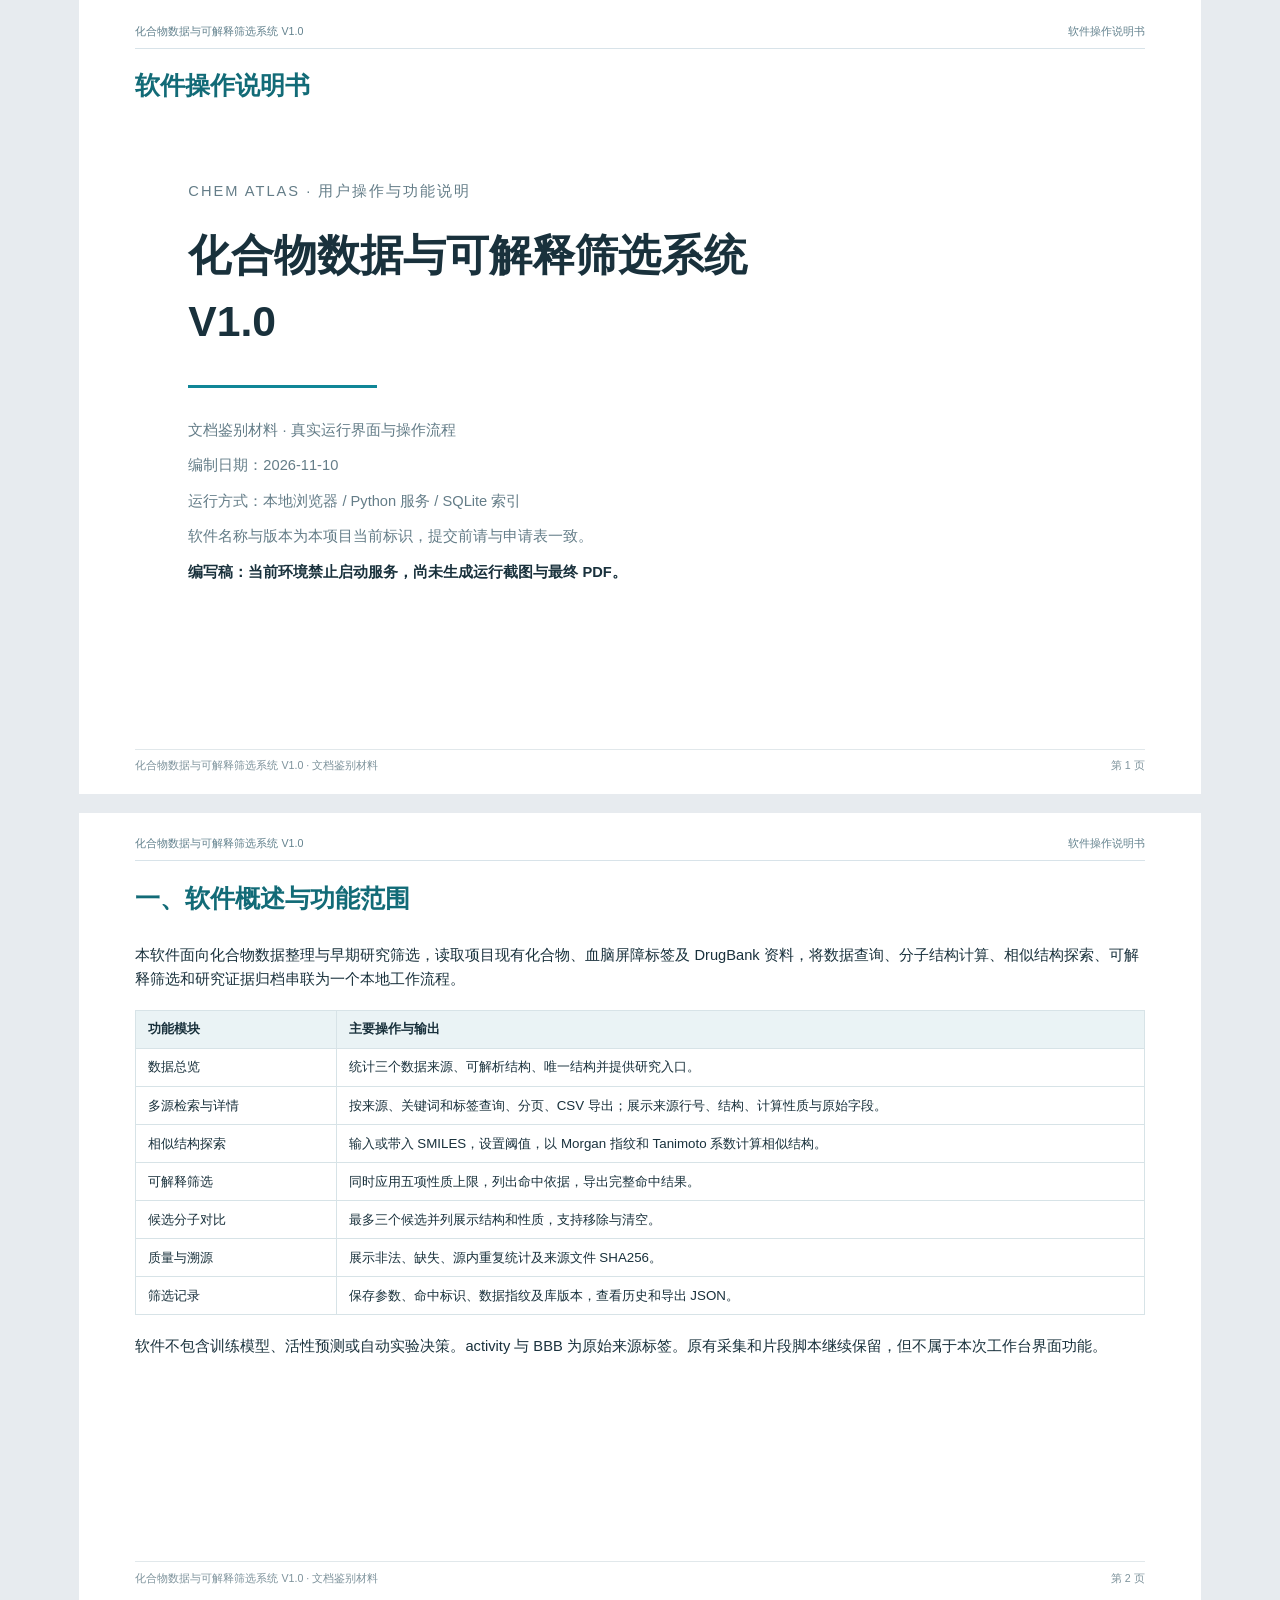
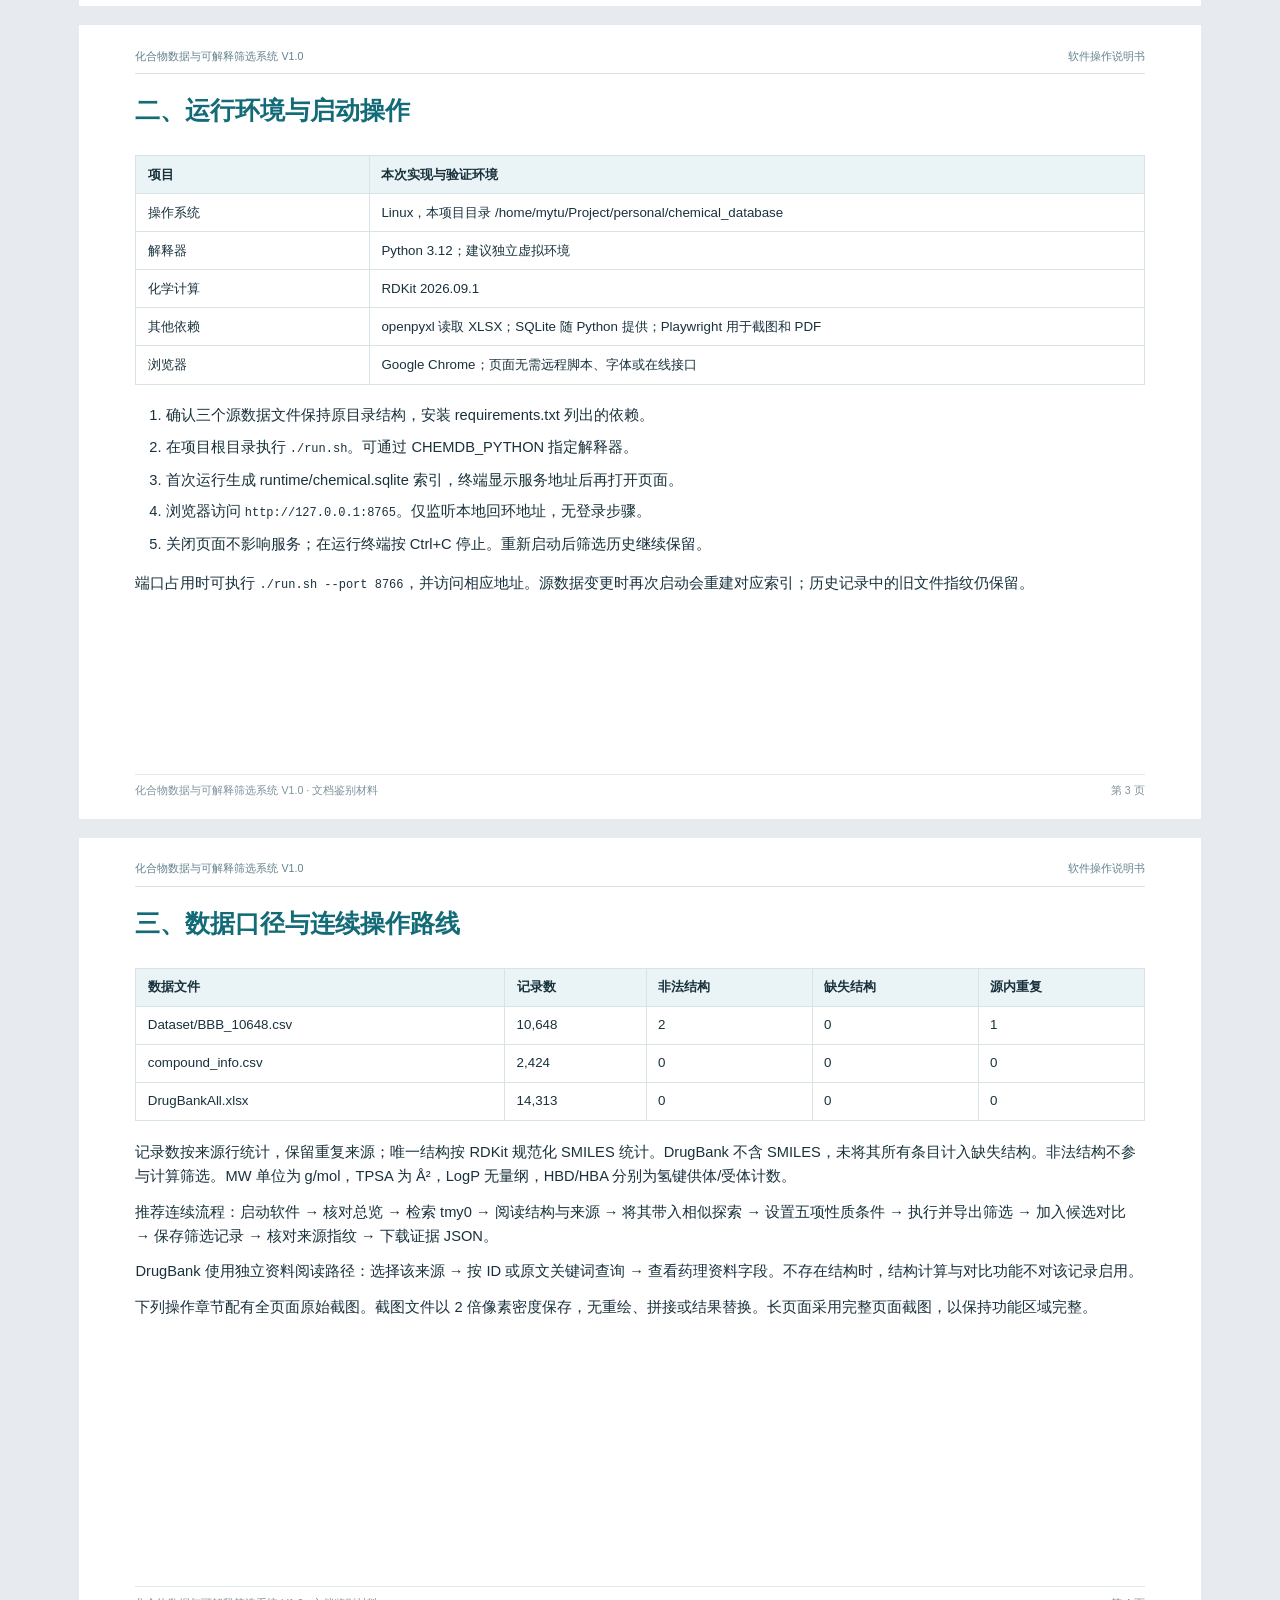
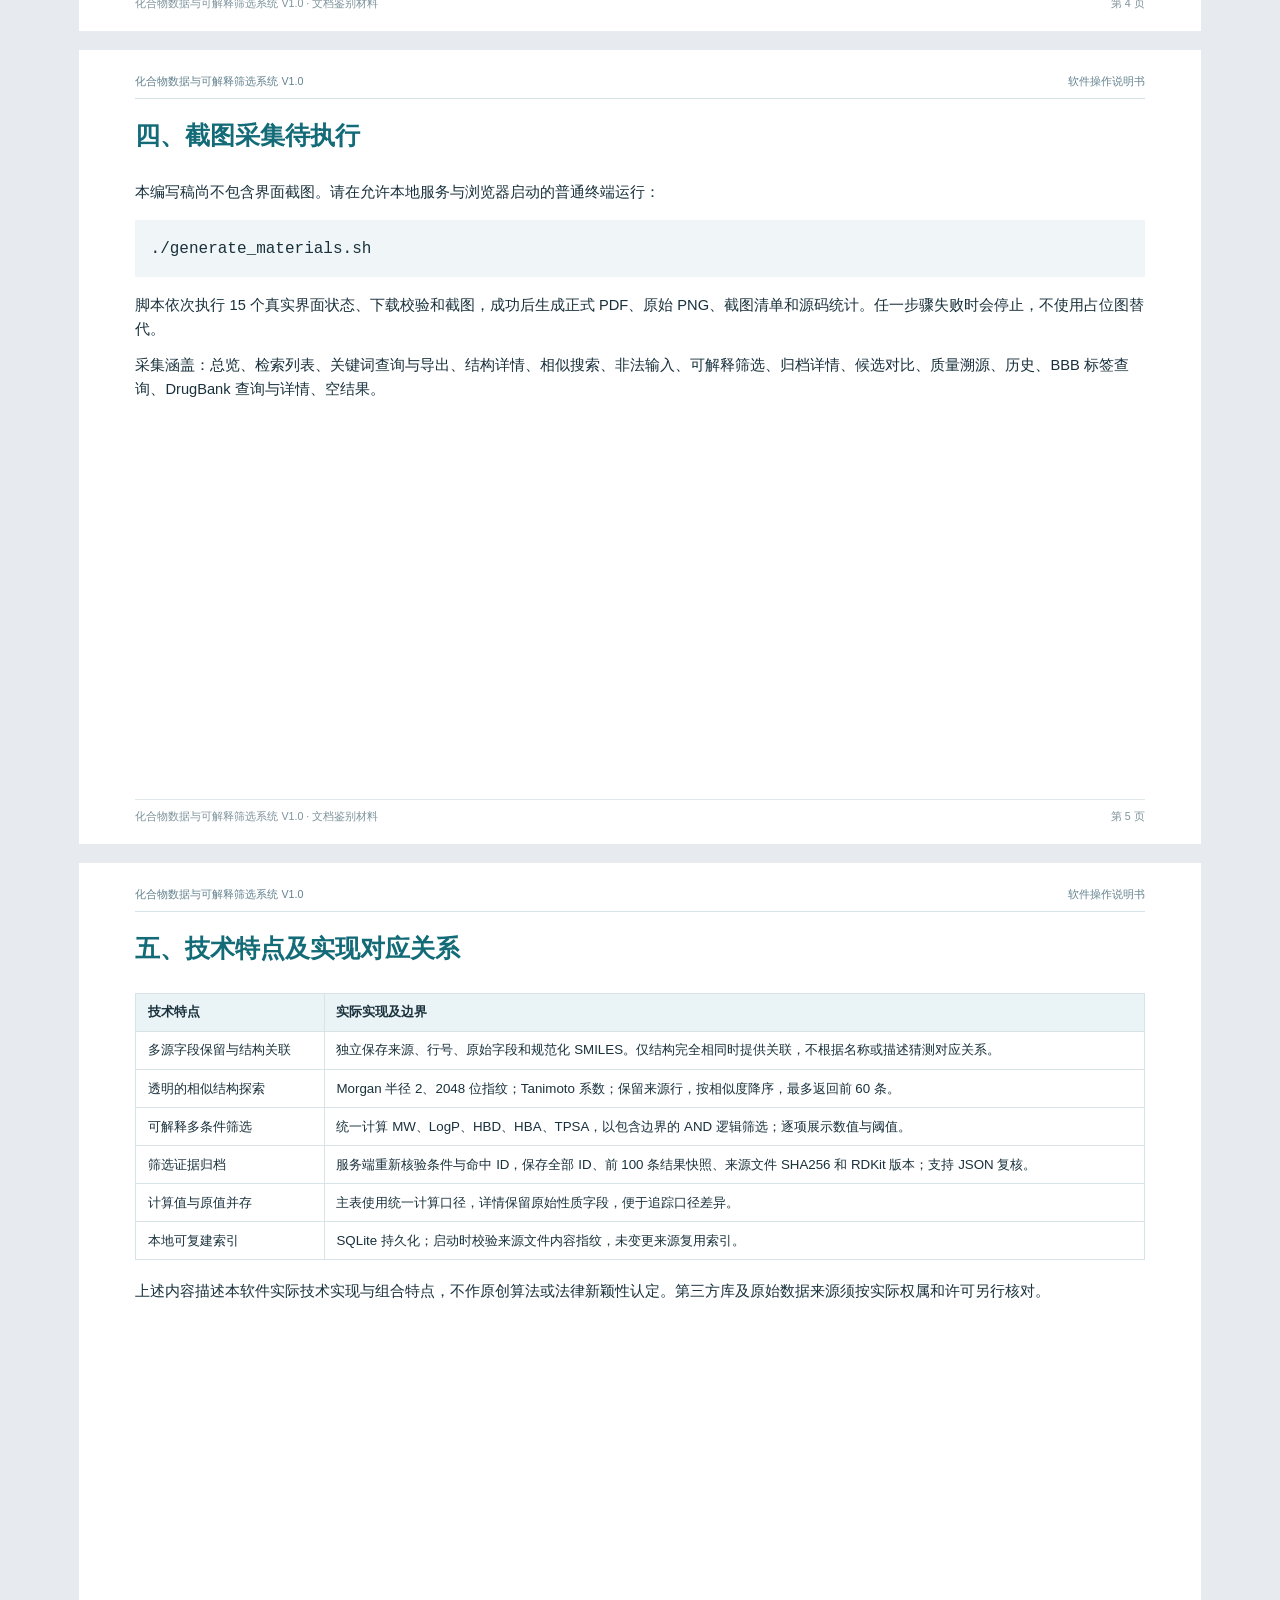
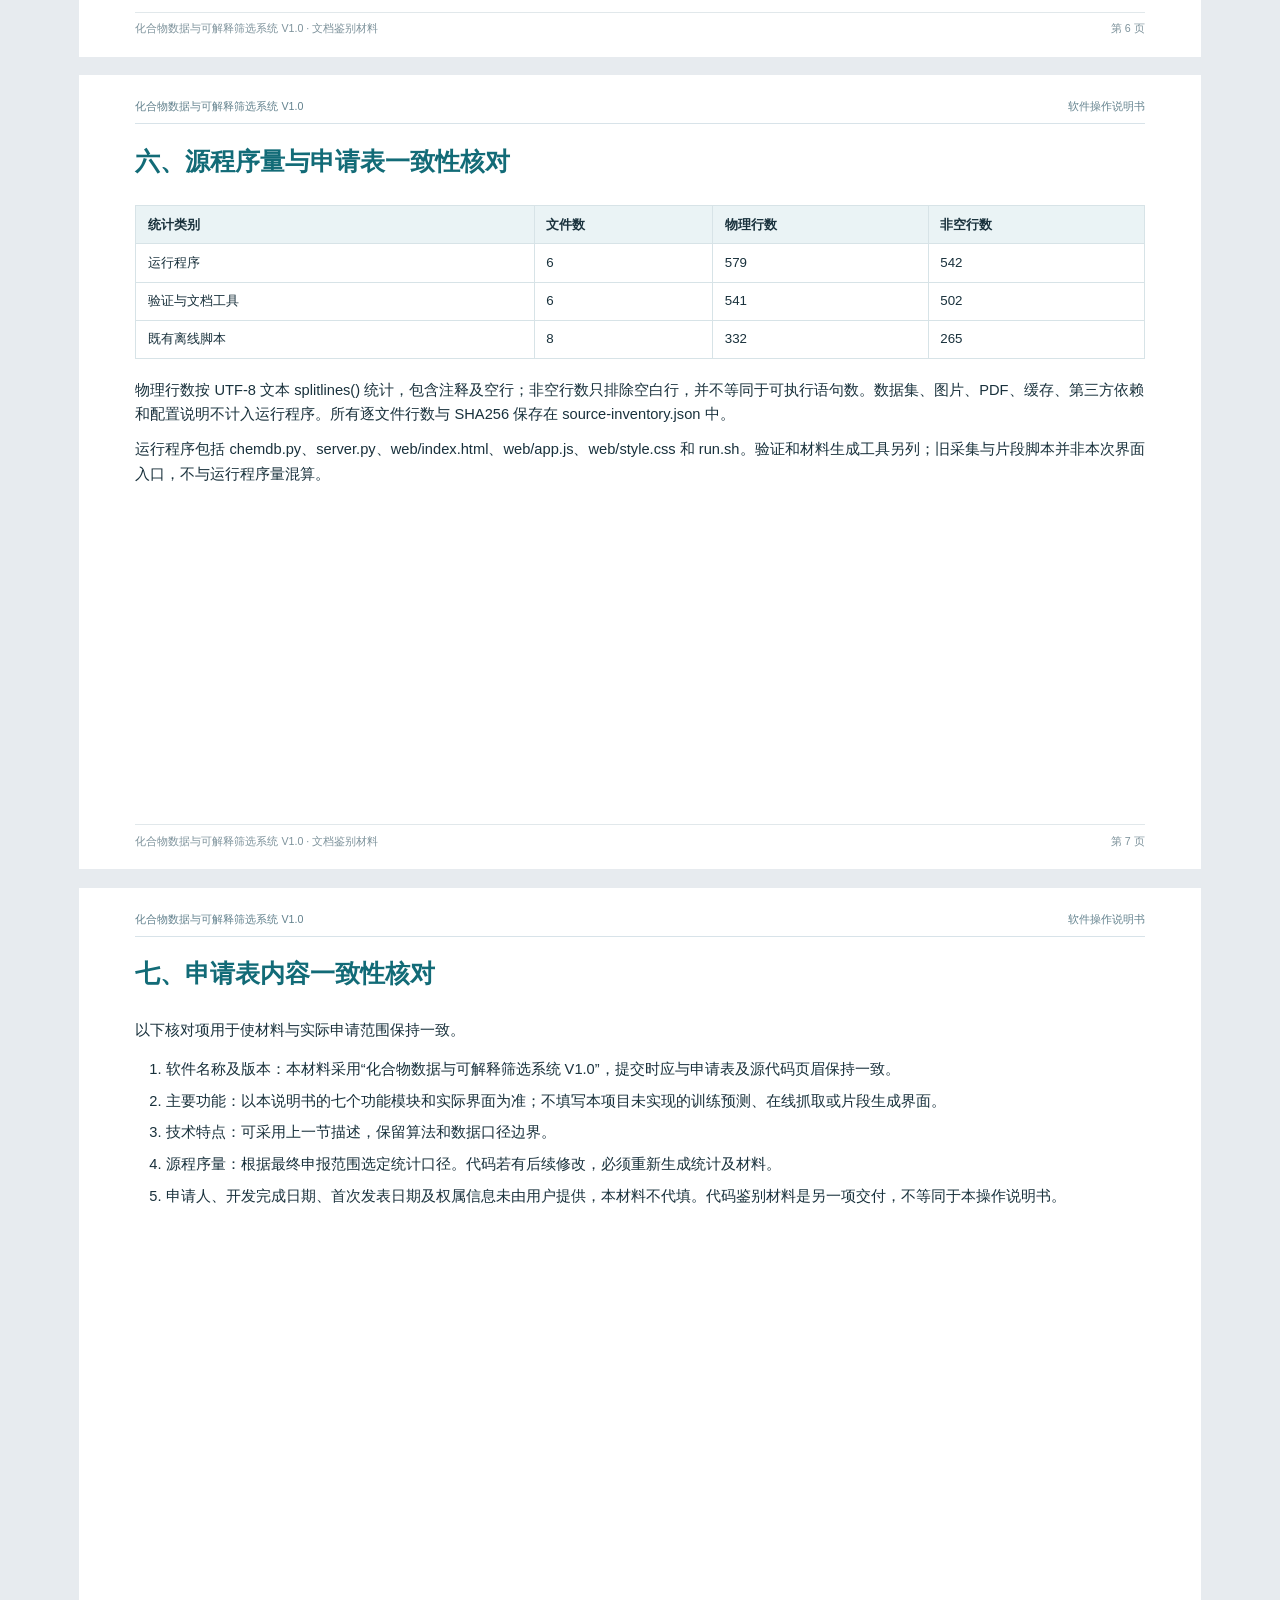
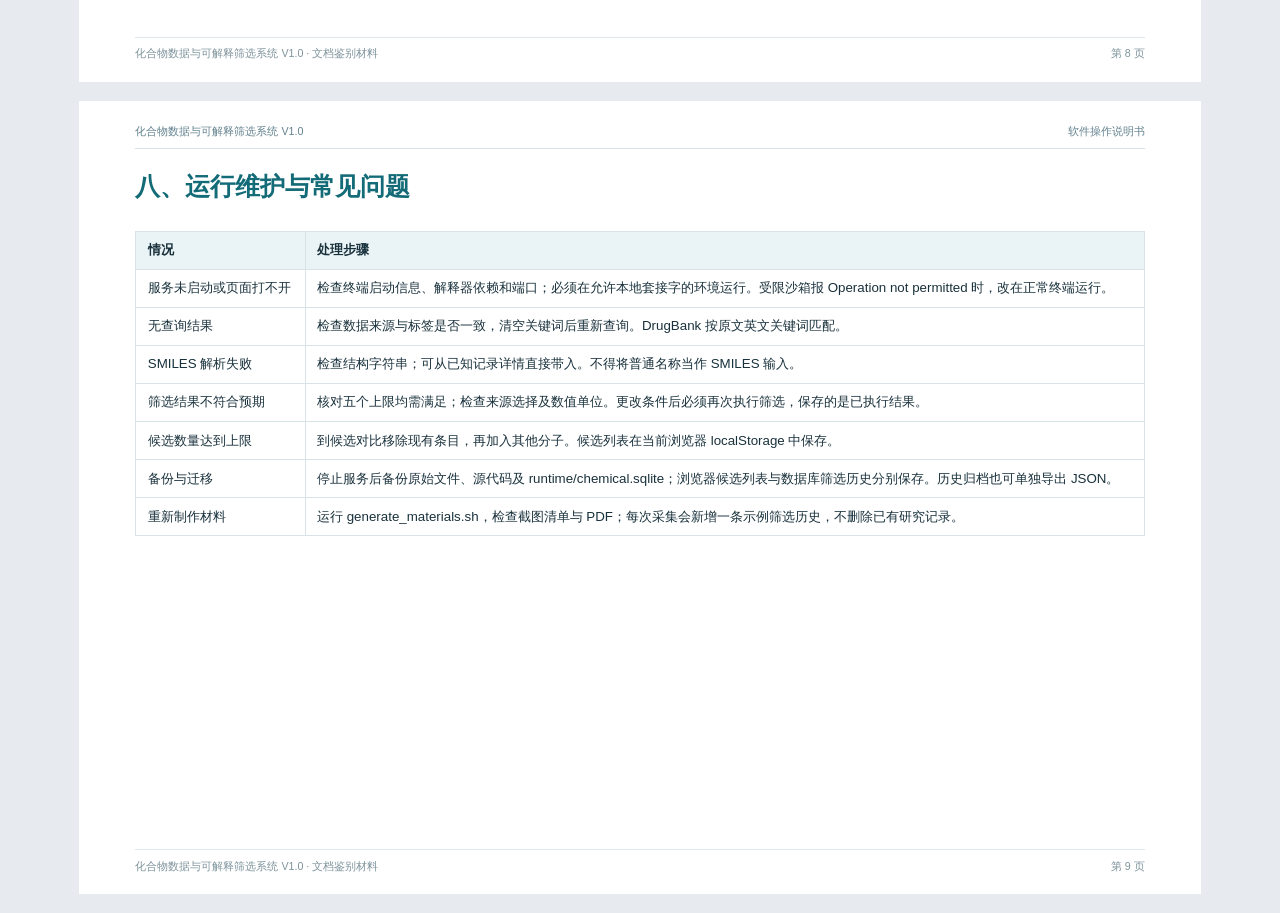
<file: deliverables/manual-draft.html>
<!doctype html><html lang="zh-CN"><head><meta charset="utf-8"><title>化合物数据与可解释筛选系统 V1.0 软件操作说明书</title><style>@page{size:A4 landscape;margin:0}*{box-sizing:border-box}body{margin:0;color:#19313c;font:11pt/1.65 "Noto Sans CJK SC","Microsoft YaHei",sans-serif;background:#e7ebef}.page{width:297mm;height:210mm;padding:18mm 15mm 16mm;background:white;position:relative;break-after:page;overflow:hidden;margin:0 auto 5mm}.page:last-child{break-after:auto}.page-top{position:absolute;top:6mm;left:15mm;right:15mm;border-bottom:1px solid #d8e3e9;padding-bottom:2mm;font-size:8pt;color:#63828e;display:flex;justify-content:space-between}.page-bottom{position:absolute;bottom:5mm;left:15mm;right:15mm;display:flex;justify-content:space-between;font-size:8pt;color:#7e939c;border-top:1px solid #e1e8eb;padding-top:2mm}h1{font-size:19pt;line-height:1.4;margin:0 0 7mm;color:#126b77}h2{font-size:14pt;margin:5mm 0 3mm}p{margin:3mm 0}table{border-collapse:collapse;width:100%;font-size:10pt;line-height:1.65;margin:5mm 0}th,td{border:1px solid #d7e3e7;padding:2mm 3mm;vertical-align:top}th{background:#eaf3f5;text-align:left}td:first-child{min-width:37mm}ol{padding-left:8mm}li{margin-bottom:2mm}.cover{padding:10mm 14mm}.cover h2{font-size:32pt;line-height:1.55}.cover p{color:#647d88}.cover-line{height:3px;background:#108697;width:50mm;margin:8mm 0}.kicker{letter-spacing:2px}.hash,code{font-size:9pt;overflow-wrap:anywhere}.screenshot-page{padding:17mm 7mm 13mm}.screenshot-page h1{font-size:12pt;margin-bottom:3mm;padding-left:8mm}.screenshot{display:block;width:283mm;height:171mm;object-fit:contain;object-position:top center}pre{background:#f0f5f7;padding:4mm;font-size:12pt}@media print{body{background:white}.page{margin:0}}</style></head><body><section class="page cover-page"><div class="page-top">化合物数据与可解释筛选系统 V1.0 <span>软件操作说明书</span></div><h1>软件操作说明书</h1><div class="cover"><p class="kicker">CHEM ATLAS · 用户操作与功能说明</p><h2>化合物数据与可解释筛选系统<br>V1.0</h2><div class="cover-line"></div><p>文档鉴别材料 · 真实运行界面与操作流程</p><p>编制日期：2026-11-10</p><p>运行方式：本地浏览器 / Python 服务 / SQLite 索引</p><p>软件名称与版本为本项目当前标识，提交前请与申请表一致。</p><strong>编写稿：当前环境禁止启动服务，尚未生成运行截图与最终 PDF。</strong></div><div class="page-bottom">化合物数据与可解释筛选系统 V1.0 · 文档鉴别材料 <span>第 1 页</span></div></section><section class="page "><div class="page-top">化合物数据与可解释筛选系统 V1.0 <span>软件操作说明书</span></div><h1>一、软件概述与功能范围</h1><p>本软件面向化合物数据整理与早期研究筛选，读取项目现有化合物、血脑屏障标签及 DrugBank 资料，将数据查询、分子结构计算、相似结构探索、可解释筛选和研究证据归档串联为一个本地工作流程。</p>
    <table><tr><th>功能模块</th><th>主要操作与输出</th></tr>
    <tr><td>数据总览</td><td>统计三个数据来源、可解析结构、唯一结构并提供研究入口。</td></tr>
    <tr><td>多源检索与详情</td><td>按来源、关键词和标签查询、分页、CSV 导出；展示来源行号、结构、计算性质与原始字段。</td></tr>
    <tr><td>相似结构探索</td><td>输入或带入 SMILES，设置阈值，以 Morgan 指纹和 Tanimoto 系数计算相似结构。</td></tr>
    <tr><td>可解释筛选</td><td>同时应用五项性质上限，列出命中依据，导出完整命中结果。</td></tr>
    <tr><td>候选分子对比</td><td>最多三个候选并列展示结构和性质，支持移除与清空。</td></tr>
    <tr><td>质量与溯源</td><td>展示非法、缺失、源内重复统计及来源文件 SHA256。</td></tr>
    <tr><td>筛选记录</td><td>保存参数、命中标识、数据指纹及库版本，查看历史和导出 JSON。</td></tr></table>
    <p>软件不包含训练模型、活性预测或自动实验决策。activity 与 BBB 为原始来源标签。原有采集和片段脚本继续保留，但不属于本次工作台界面功能。</p><div class="page-bottom">化合物数据与可解释筛选系统 V1.0 · 文档鉴别材料 <span>第 2 页</span></div></section><section class="page "><div class="page-top">化合物数据与可解释筛选系统 V1.0 <span>软件操作说明书</span></div><h1>二、运行环境与启动操作</h1><table><tr><th>项目</th><th>本次实现与验证环境</th></tr>
    <tr><td>操作系统</td><td>Linux，本项目目录 /home/mytu/Project/personal/chemical_database</td></tr><tr><td>解释器</td><td>Python 3.12；建议独立虚拟环境</td></tr>
    <tr><td>化学计算</td><td>RDKit 2026.09.1</td></tr><tr><td>其他依赖</td><td>openpyxl 读取 XLSX；SQLite 随 Python 提供；Playwright 用于截图和 PDF</td></tr><tr><td>浏览器</td><td>Google Chrome；页面无需远程脚本、字体或在线接口</td></tr></table>
    <ol><li>确认三个源数据文件保持原目录结构，安装 requirements.txt 列出的依赖。</li><li>在项目根目录执行 <code>./run.sh</code>。可通过 CHEMDB_PYTHON 指定解释器。</li><li>首次运行生成 runtime/chemical.sqlite 索引，终端显示服务地址后再打开页面。</li><li>浏览器访问 <code>http://127.0.0.1:8765</code>。仅监听本地回环地址，无登录步骤。</li><li>关闭页面不影响服务；在运行终端按 Ctrl+C 停止。重新启动后筛选历史继续保留。</li></ol>
    <p>端口占用时可执行 <code>./run.sh --port 8766</code>，并访问相应地址。源数据变更时再次启动会重建对应索引；历史记录中的旧文件指纹仍保留。</p><div class="page-bottom">化合物数据与可解释筛选系统 V1.0 · 文档鉴别材料 <span>第 3 页</span></div></section><section class="page "><div class="page-top">化合物数据与可解释筛选系统 V1.0 <span>软件操作说明书</span></div><h1>三、数据口径与连续操作路线</h1><table><tr><th>数据文件</th><th>记录数</th><th>非法结构</th><th>缺失结构</th><th>源内重复</th></tr><tr><td>Dataset/BBB_10648.csv</td><td>10,648</td><td>2</td><td>0</td><td>1</td></tr><tr><td>compound_info.csv</td><td>2,424</td><td>0</td><td>0</td><td>0</td></tr><tr><td>DrugBankAll.xlsx</td><td>14,313</td><td>0</td><td>0</td><td>0</td></tr></table>
    <p>记录数按来源行统计，保留重复来源；唯一结构按 RDKit 规范化 SMILES 统计。DrugBank 不含 SMILES，未将其所有条目计入缺失结构。非法结构不参与计算筛选。MW 单位为 g/mol，TPSA 为 Å²，LogP 无量纲，HBD/HBA 分别为氢键供体/受体计数。</p>
    <p>推荐连续流程：启动软件 → 核对总览 → 检索 tmy0 → 阅读结构与来源 → 将其带入相似探索 → 设置五项性质条件 → 执行并导出筛选 → 加入候选对比 → 保存筛选记录 → 核对来源指纹 → 下载证据 JSON。</p>
    <p>DrugBank 使用独立资料阅读路径：选择该来源 → 按 ID 或原文关键词查询 → 查看药理资料字段。不存在结构时，结构计算与对比功能不对该记录启用。</p>
    <p>下列操作章节配有全页面原始截图。截图文件以 2 倍像素密度保存，无重绘、拼接或结果替换。长页面采用完整页面截图，以保持功能区域完整。</p><div class="page-bottom">化合物数据与可解释筛选系统 V1.0 · 文档鉴别材料 <span>第 4 页</span></div></section><section class="page "><div class="page-top">化合物数据与可解释筛选系统 V1.0 <span>软件操作说明书</span></div><h1>四、截图采集待执行</h1><p>本编写稿尚不包含界面截图。请在允许本地服务与浏览器启动的普通终端运行：</p><pre>./generate_materials.sh</pre><p>脚本依次执行 15 个真实界面状态、下载校验和截图，成功后生成正式 PDF、原始 PNG、截图清单和源码统计。任一步骤失败时会停止，不使用占位图替代。</p><p>采集涵盖：总览、检索列表、关键词查询与导出、结构详情、相似搜索、非法输入、可解释筛选、归档详情、候选对比、质量溯源、历史、BBB 标签查询、DrugBank 查询与详情、空结果。</p><div class="page-bottom">化合物数据与可解释筛选系统 V1.0 · 文档鉴别材料 <span>第 5 页</span></div></section><section class="page "><div class="page-top">化合物数据与可解释筛选系统 V1.0 <span>软件操作说明书</span></div><h1>五、技术特点及实现对应关系</h1><table><tr><th>技术特点</th><th>实际实现及边界</th></tr>
    <tr><td>多源字段保留与结构关联</td><td>独立保存来源、行号、原始字段和规范化 SMILES。仅结构完全相同时提供关联，不根据名称或描述猜测对应关系。</td></tr>
    <tr><td>透明的相似结构探索</td><td>Morgan 半径 2、2048 位指纹；Tanimoto 系数；保留来源行，按相似度降序，最多返回前 60 条。</td></tr>
    <tr><td>可解释多条件筛选</td><td>统一计算 MW、LogP、HBD、HBA、TPSA，以包含边界的 AND 逻辑筛选；逐项展示数值与阈值。</td></tr>
    <tr><td>筛选证据归档</td><td>服务端重新核验条件与命中 ID，保存全部 ID、前 100 条结果快照、来源文件 SHA256 和 RDKit 版本；支持 JSON 复核。</td></tr>
    <tr><td>计算值与原值并存</td><td>主表使用统一计算口径，详情保留原始性质字段，便于追踪口径差异。</td></tr>
    <tr><td>本地可复建索引</td><td>SQLite 持久化；启动时校验来源文件内容指纹，未变更来源复用索引。</td></tr></table>
    <p>上述内容描述本软件实际技术实现与组合特点，不作原创算法或法律新颖性认定。第三方库及原始数据来源须按实际权属和许可另行核对。</p><div class="page-bottom">化合物数据与可解释筛选系统 V1.0 · 文档鉴别材料 <span>第 6 页</span></div></section><section class="page "><div class="page-top">化合物数据与可解释筛选系统 V1.0 <span>软件操作说明书</span></div><h1>六、源程序量与申请表一致性核对</h1><table><tr><th>统计类别</th><th>文件数</th><th>物理行数</th><th>非空行数</th></tr><tr><td>运行程序</td><td>6</td><td>579</td><td>542</td></tr><tr><td>验证与文档工具</td><td>6</td><td>541</td><td>502</td></tr><tr><td>既有离线脚本</td><td>8</td><td>332</td><td>265</td></tr></table>
    <p>物理行数按 UTF-8 文本 splitlines() 统计，包含注释及空行；非空行数只排除空白行，并不等同于可执行语句数。数据集、图片、PDF、缓存、第三方依赖和配置说明不计入运行程序。所有逐文件行数与 SHA256 保存在 source-inventory.json 中。</p>
    <p>运行程序包括 chemdb.py、server.py、web/index.html、web/app.js、web/style.css 和 run.sh。验证和材料生成工具另列；旧采集与片段脚本并非本次界面入口，不与运行程序量混算。</p>
<div class="page-bottom">化合物数据与可解释筛选系统 V1.0 · 文档鉴别材料 <span>第 7 页</span></div></section><section class="page "><div class="page-top">化合物数据与可解释筛选系统 V1.0 <span>软件操作说明书</span></div><h1>七、申请表内容一致性核对</h1><p>以下核对项用于使材料与实际申请范围保持一致。</p><ol><li>软件名称及版本：本材料采用“化合物数据与可解释筛选系统 V1.0”，提交时应与申请表及源代码页眉保持一致。</li><li>主要功能：以本说明书的七个功能模块和实际界面为准；不填写本项目未实现的训练预测、在线抓取或片段生成界面。</li><li>技术特点：可采用上一节描述，保留算法和数据口径边界。</li><li>源程序量：根据最终申报范围选定统计口径。代码若有后续修改，必须重新生成统计及材料。</li><li>申请人、开发完成日期、首次发表日期及权属信息未由用户提供，本材料不代填。代码鉴别材料是另一项交付，不等同于本操作说明书。</li></ol><div class="page-bottom">化合物数据与可解释筛选系统 V1.0 · 文档鉴别材料 <span>第 8 页</span></div></section><section class="page "><div class="page-top">化合物数据与可解释筛选系统 V1.0 <span>软件操作说明书</span></div><h1>八、运行维护与常见问题</h1><table><tr><th>情况</th><th>处理步骤</th></tr>
    <tr><td>服务未启动或页面打不开</td><td>检查终端启动信息、解释器依赖和端口；必须在允许本地套接字的环境运行。受限沙箱报 Operation not permitted 时，改在正常终端运行。</td></tr>
    <tr><td>无查询结果</td><td>检查数据来源与标签是否一致，清空关键词后重新查询。DrugBank 按原文英文关键词匹配。</td></tr>
    <tr><td>SMILES 解析失败</td><td>检查结构字符串；可从已知记录详情直接带入。不得将普通名称当作 SMILES 输入。</td></tr>
    <tr><td>筛选结果不符合预期</td><td>核对五个上限均需满足；检查来源选择及数值单位。更改条件后必须再次执行筛选，保存的是已执行结果。</td></tr>
    <tr><td>候选数量达到上限</td><td>到候选对比移除现有条目，再加入其他分子。候选列表在当前浏览器 localStorage 中保存。</td></tr>
    <tr><td>备份与迁移</td><td>停止服务后备份原始文件、源代码及 runtime/chemical.sqlite；浏览器候选列表与数据库筛选历史分别保存。历史归档也可单独导出 JSON。</td></tr>
    <tr><td>重新制作材料</td><td>运行 generate_materials.sh，检查截图清单与 PDF；每次采集会新增一条示例筛选历史，不删除已有研究记录。</td></tr></table><div class="page-bottom">化合物数据与可解释筛选系统 V1.0 · 文档鉴别材料 <span>第 9 页</span></div></section></body></html>
</file>
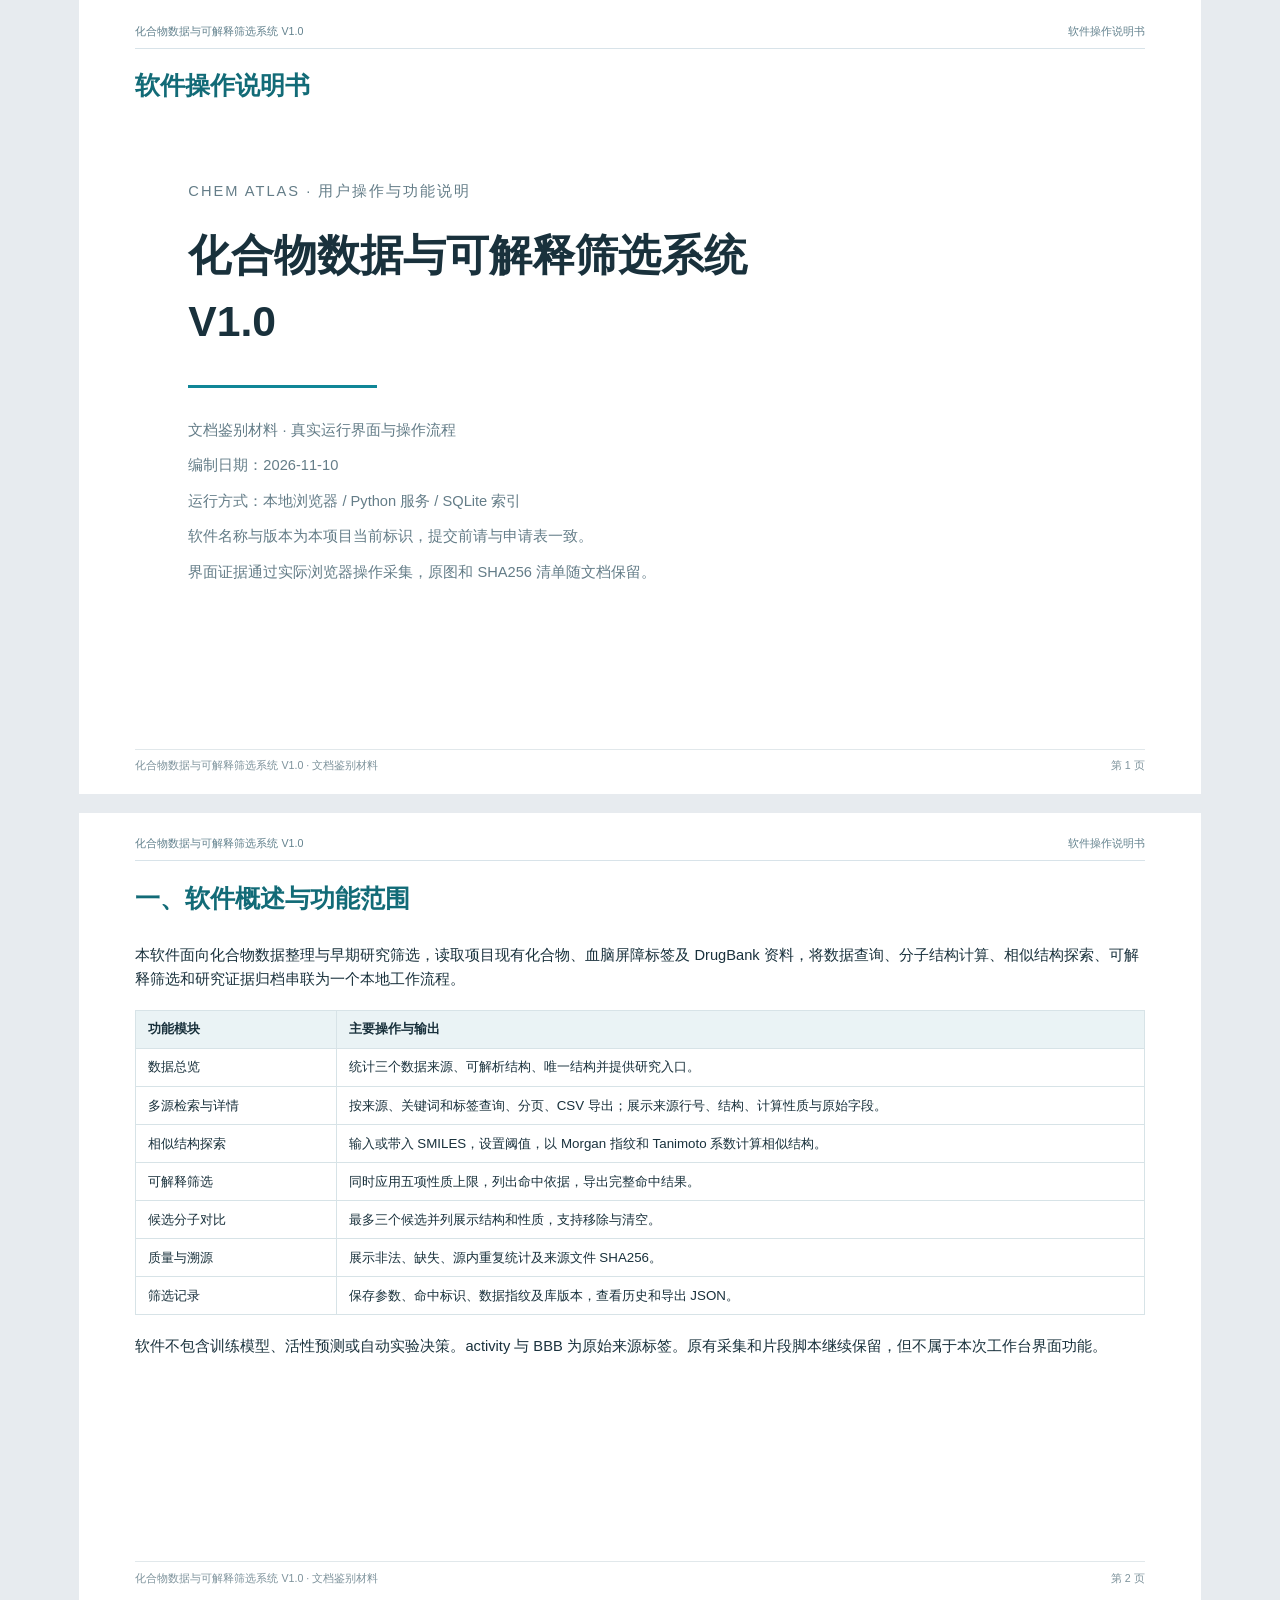
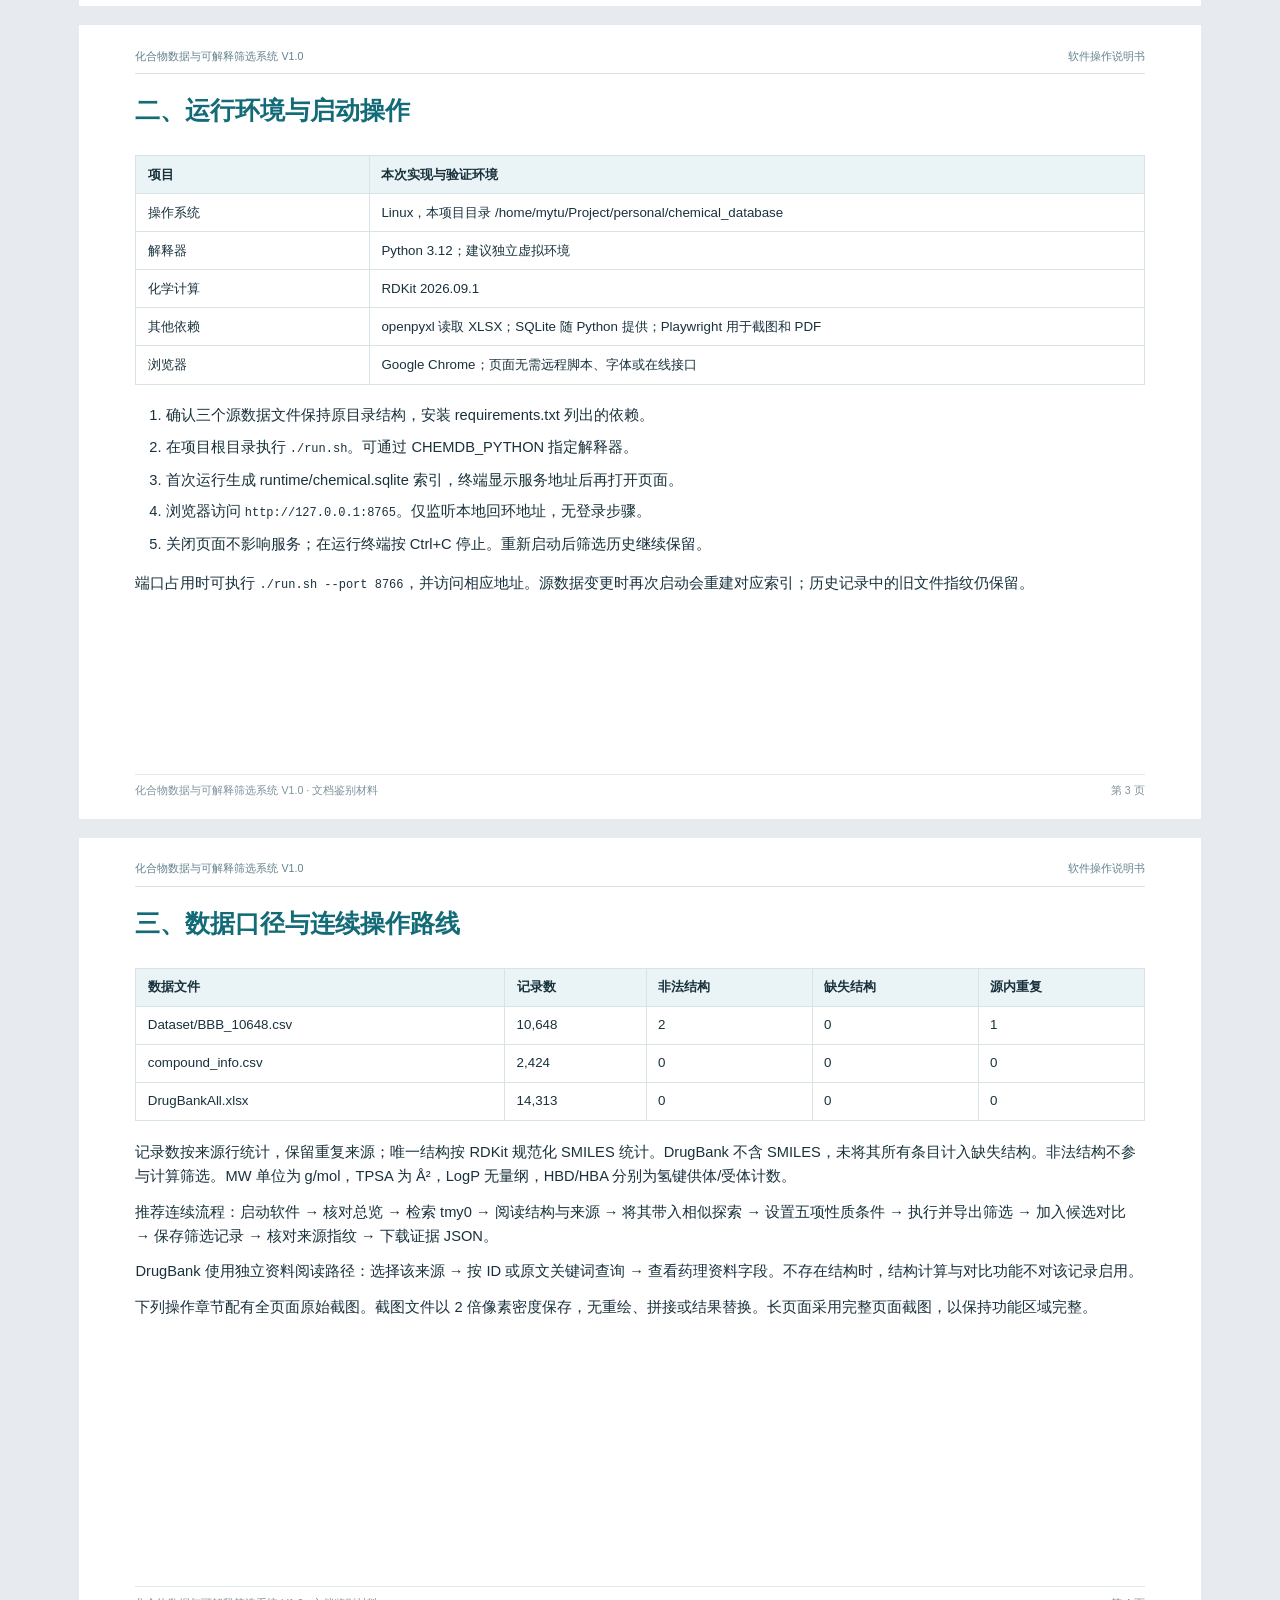
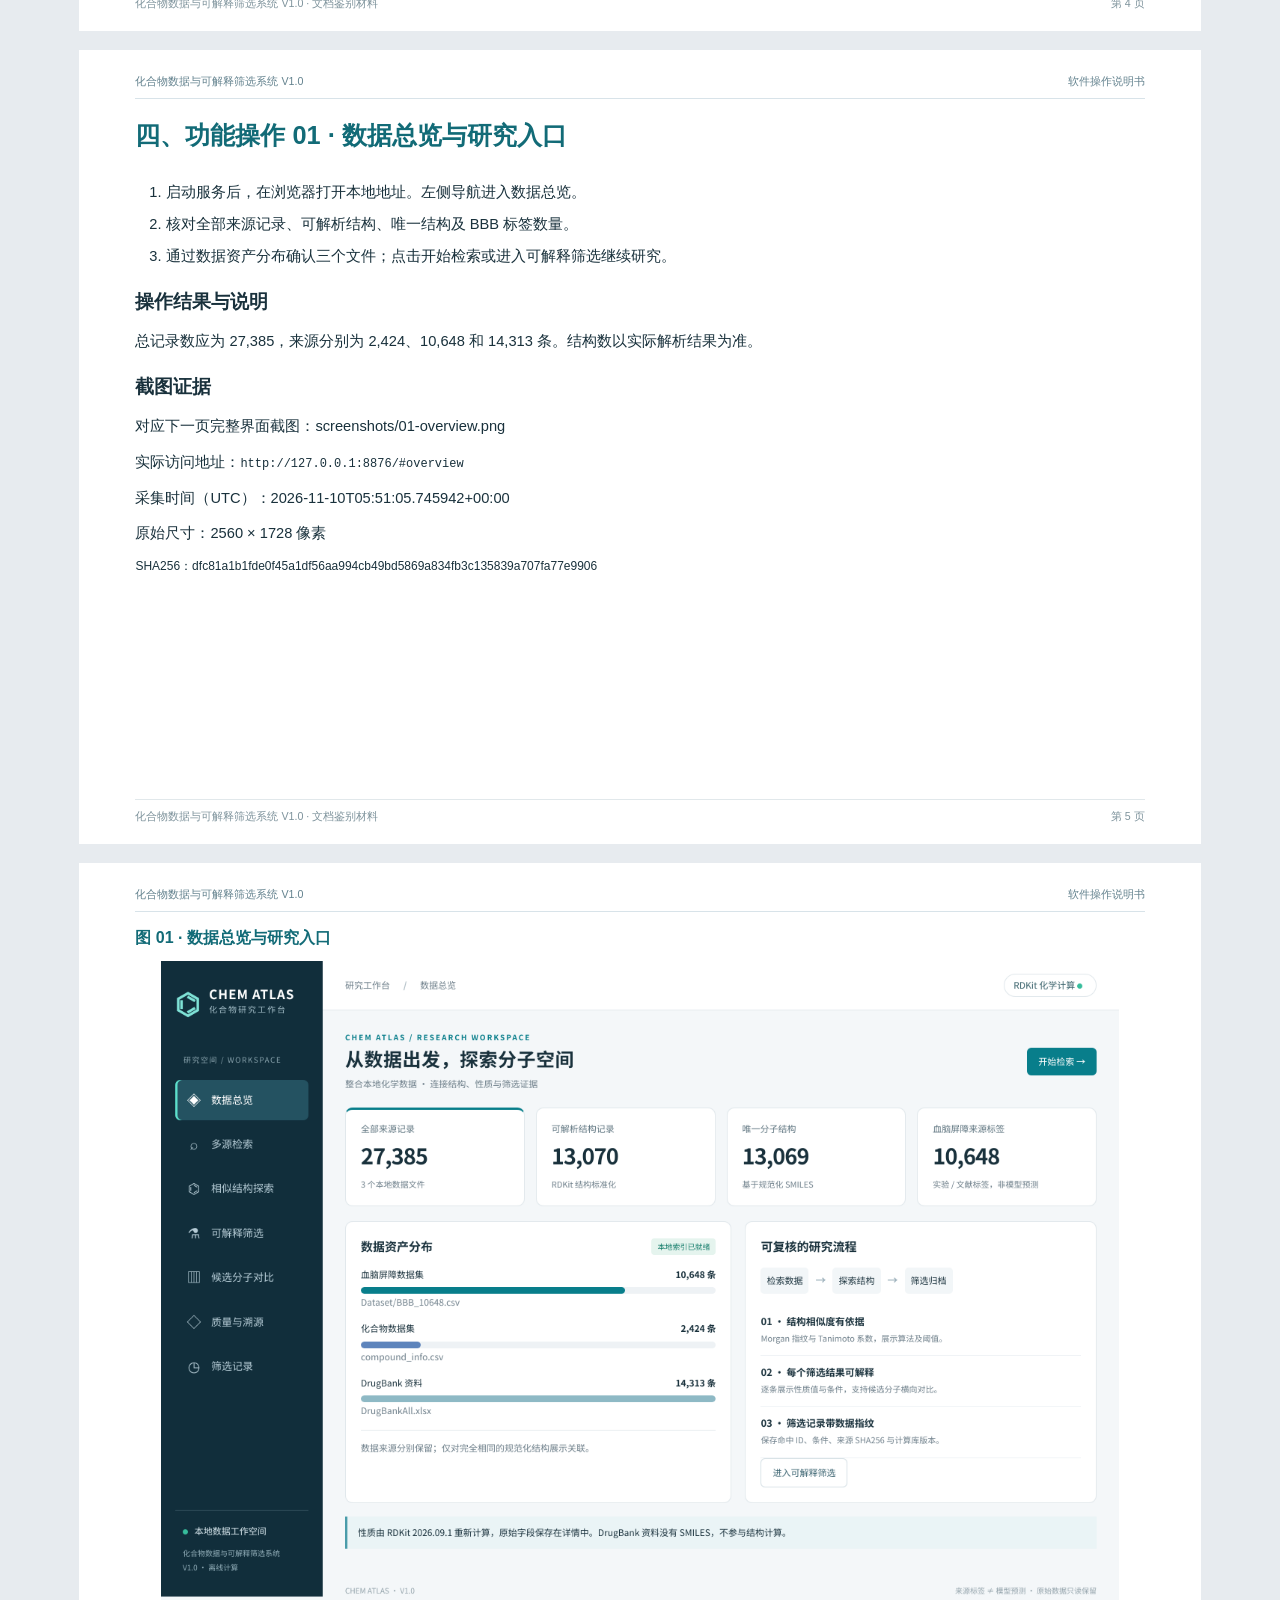
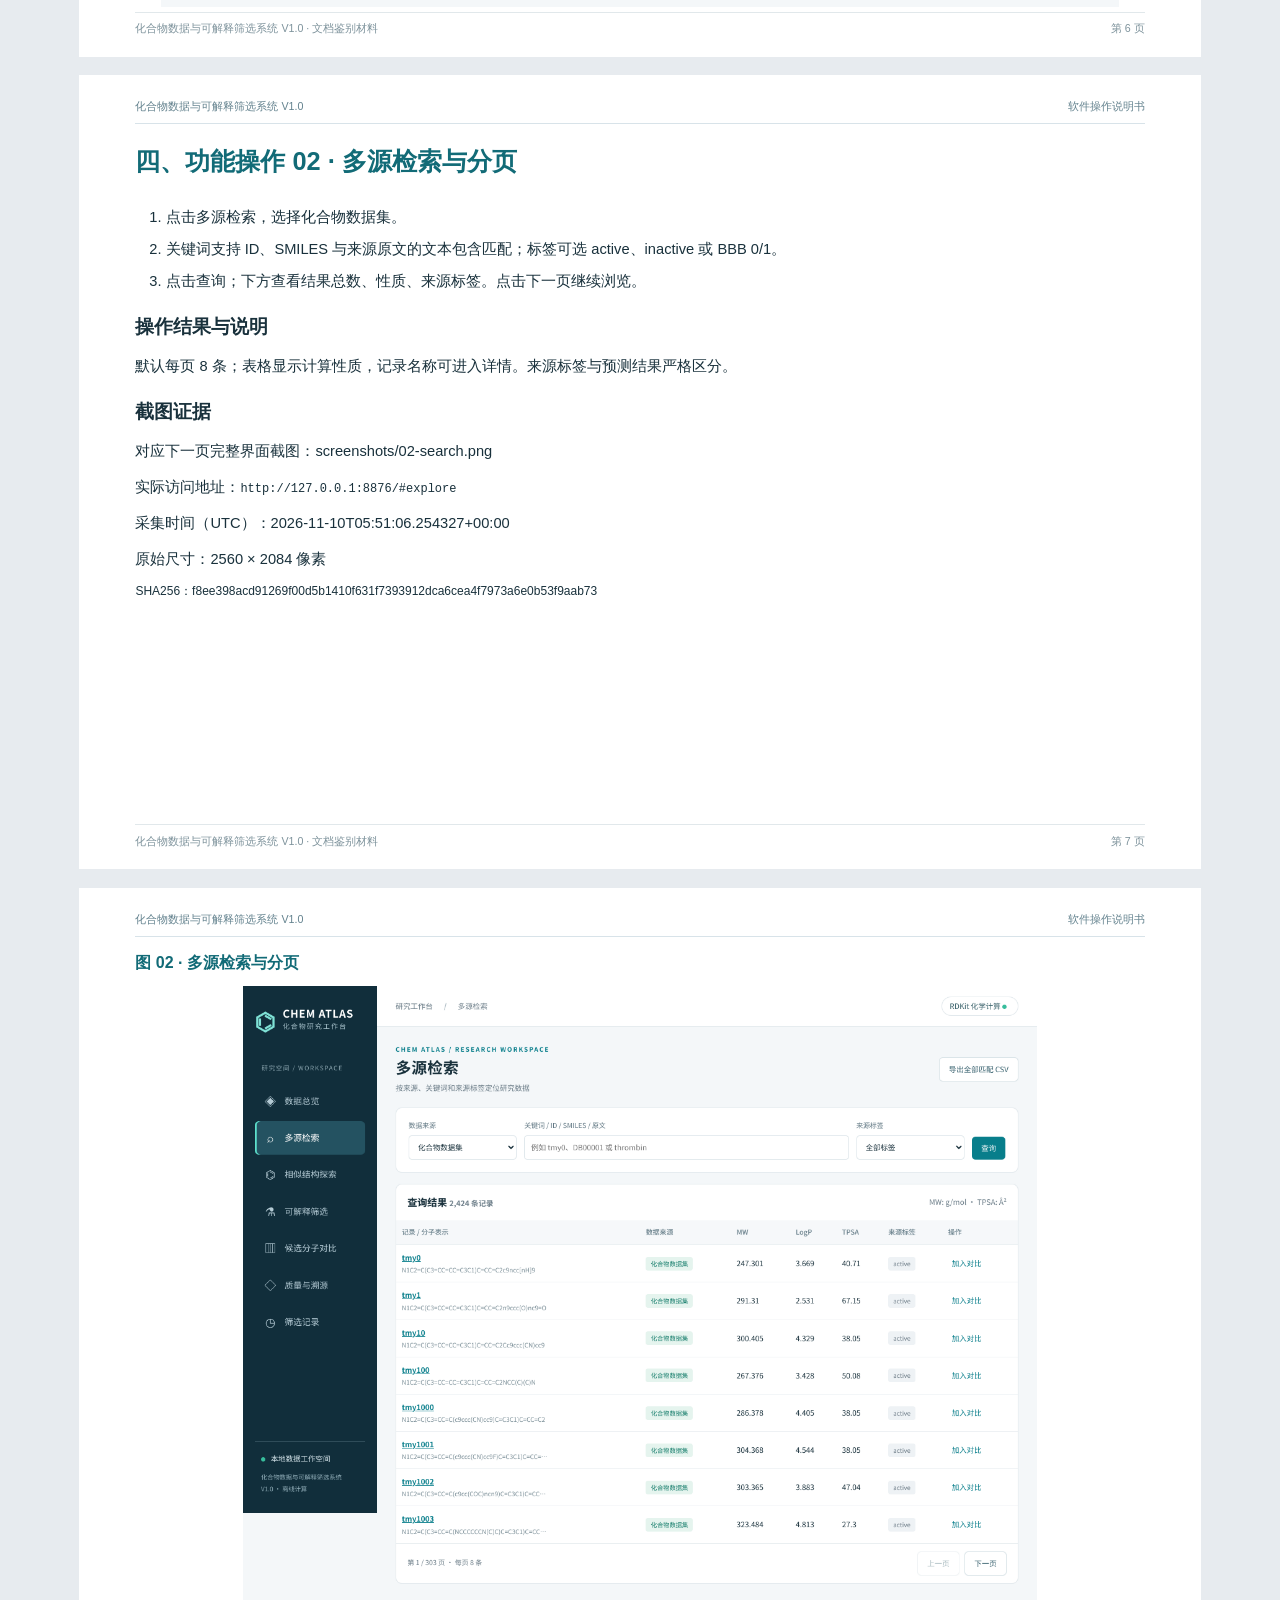
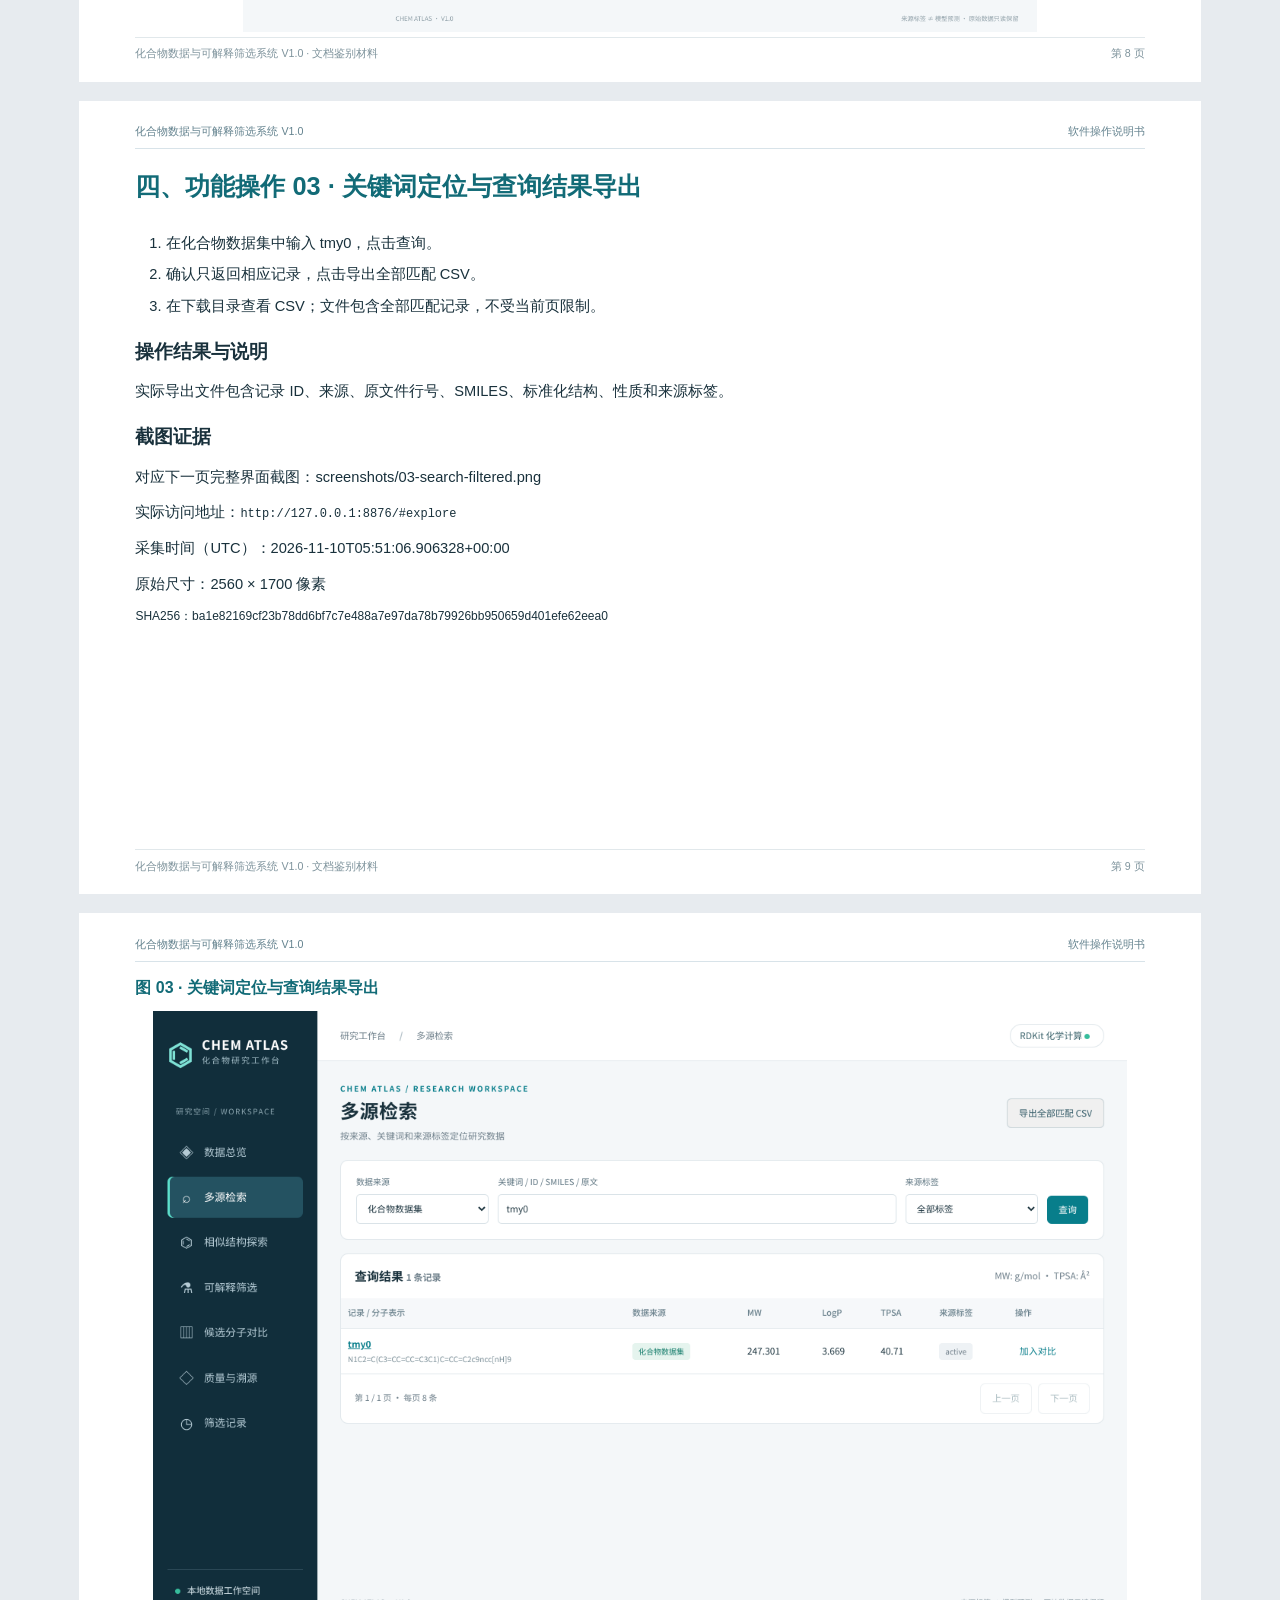
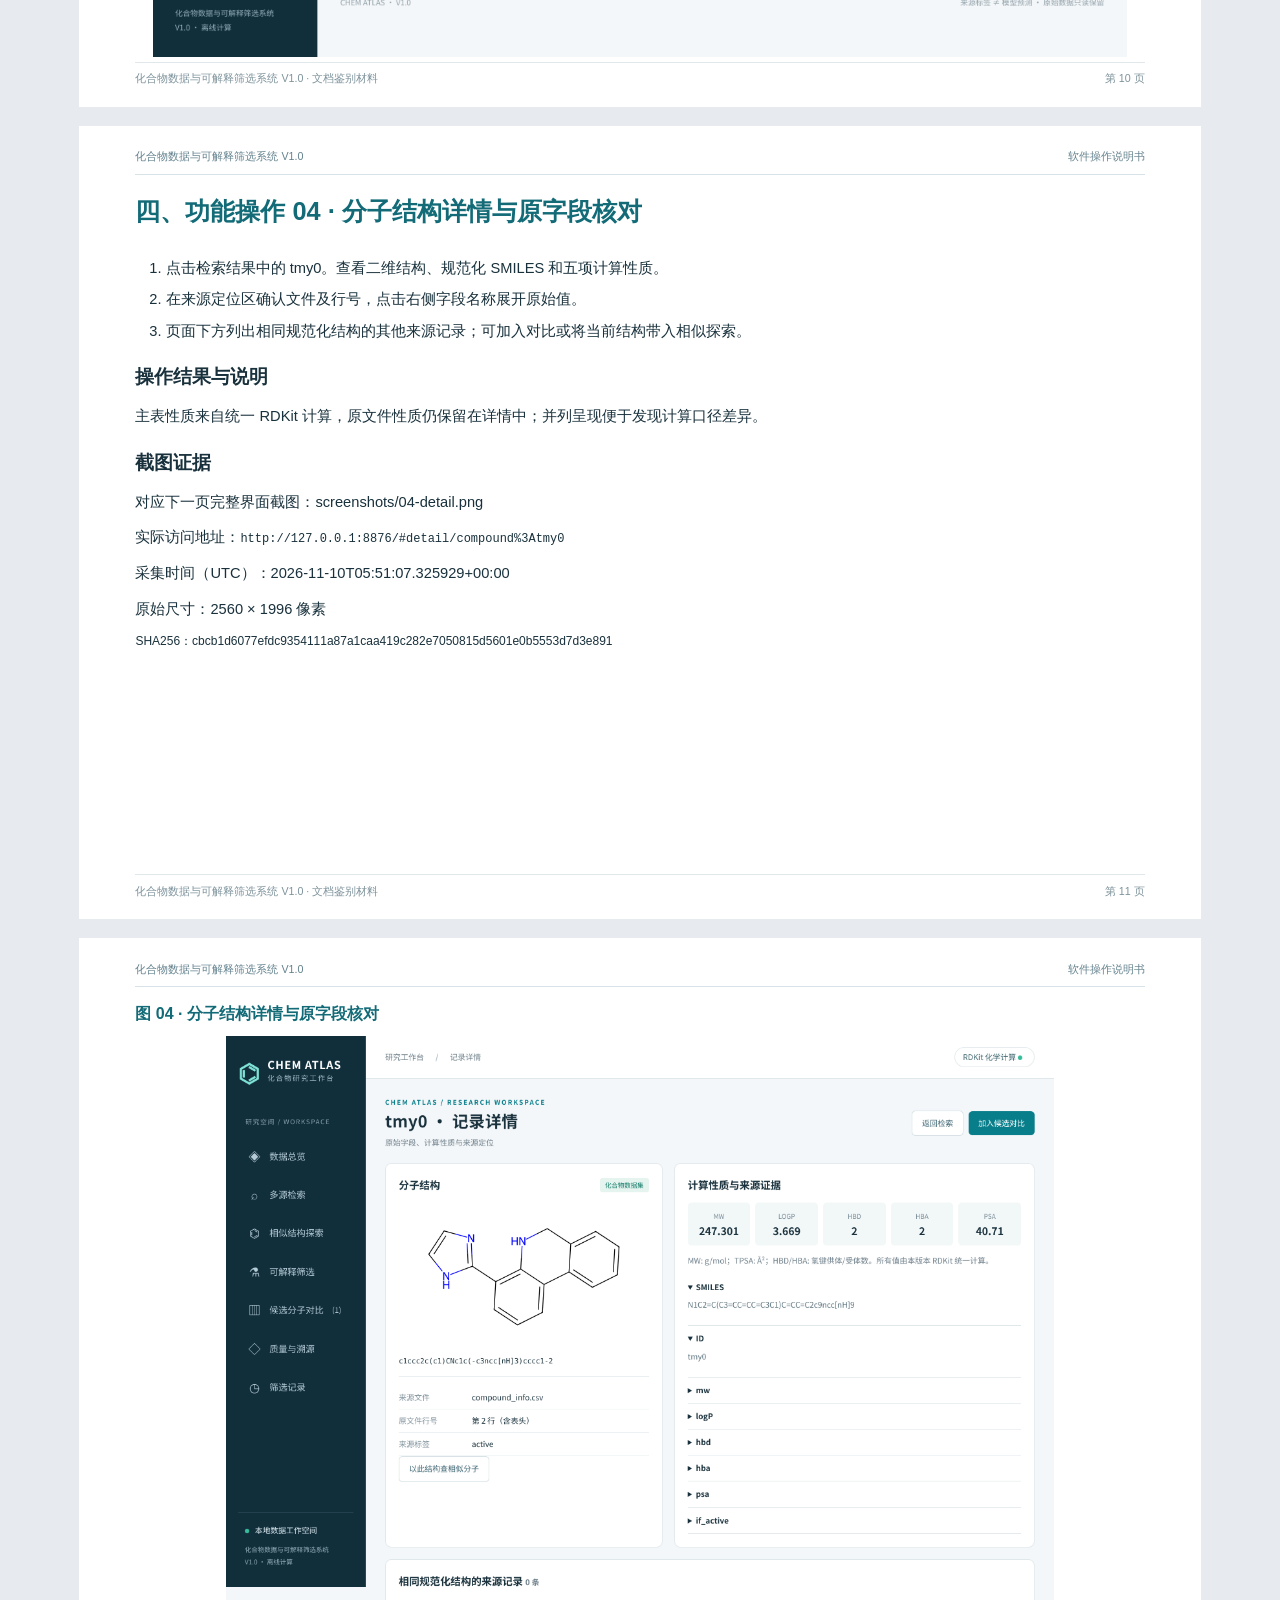
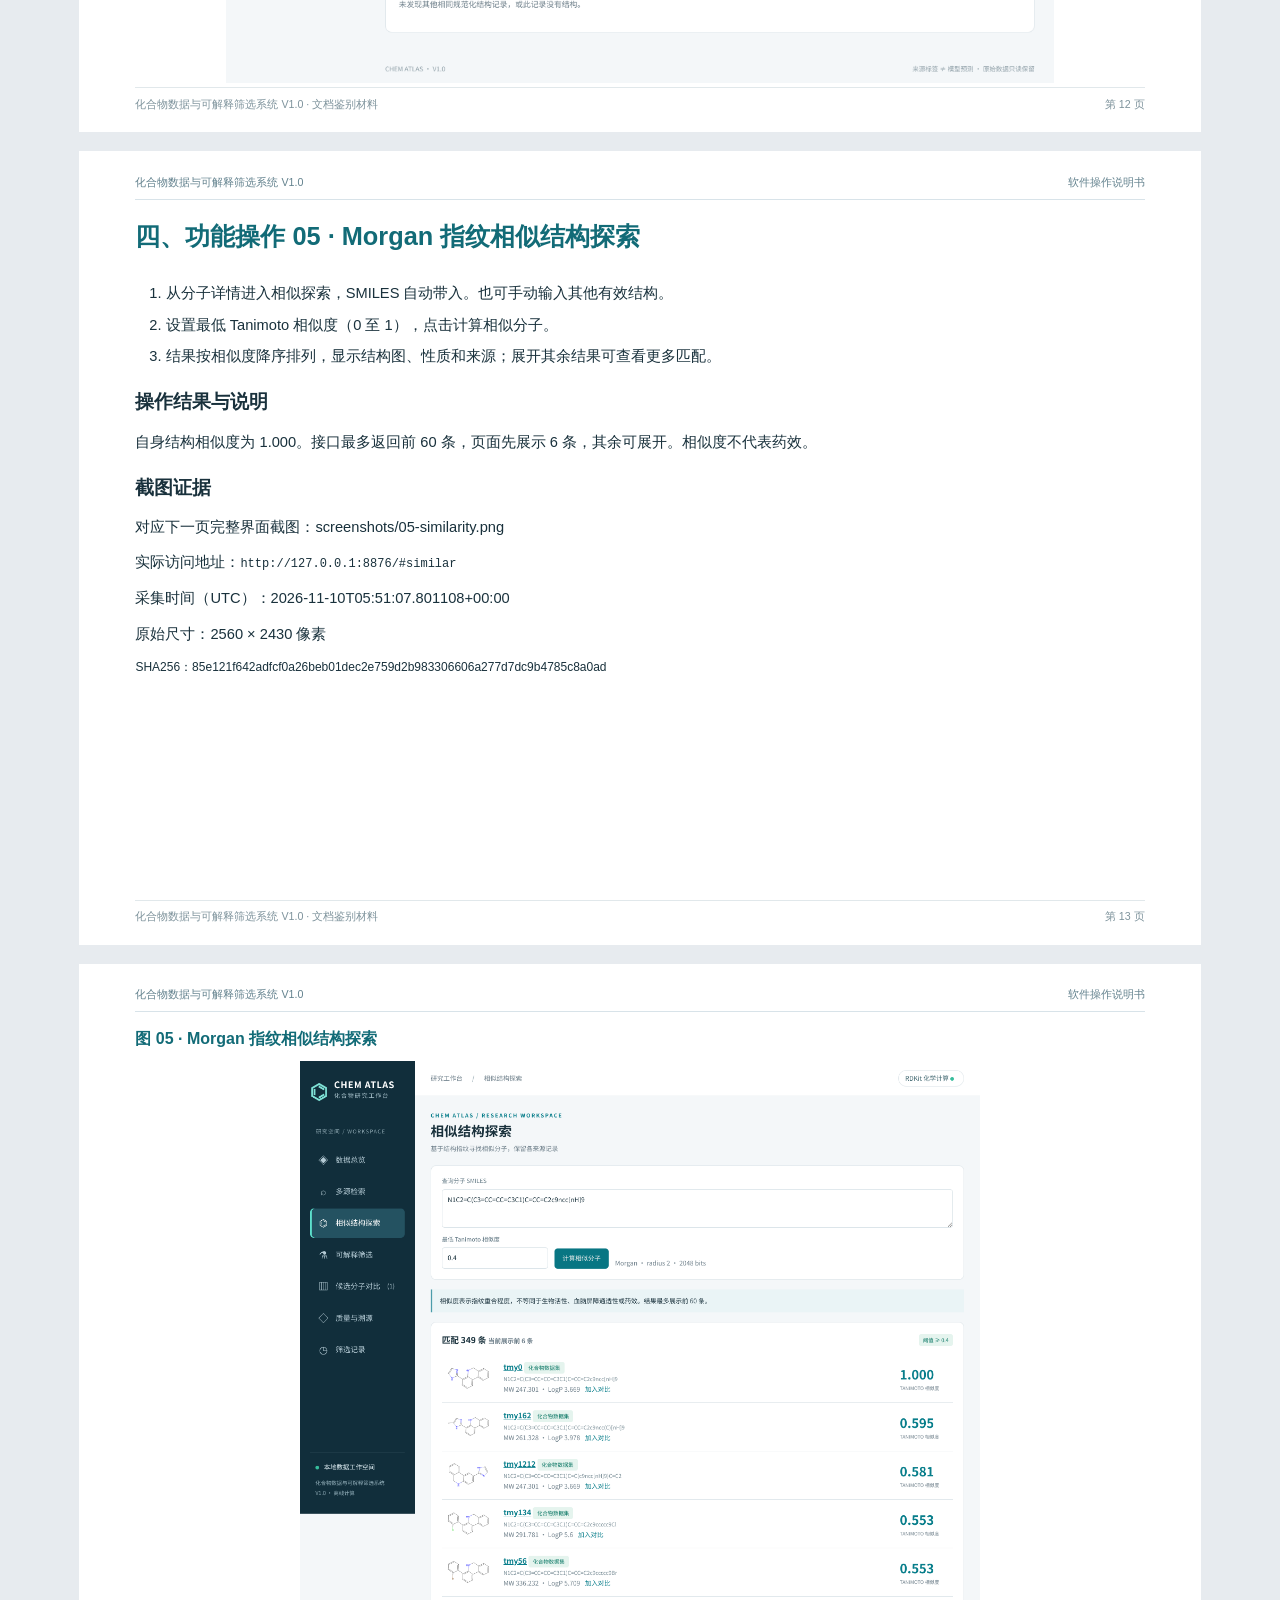
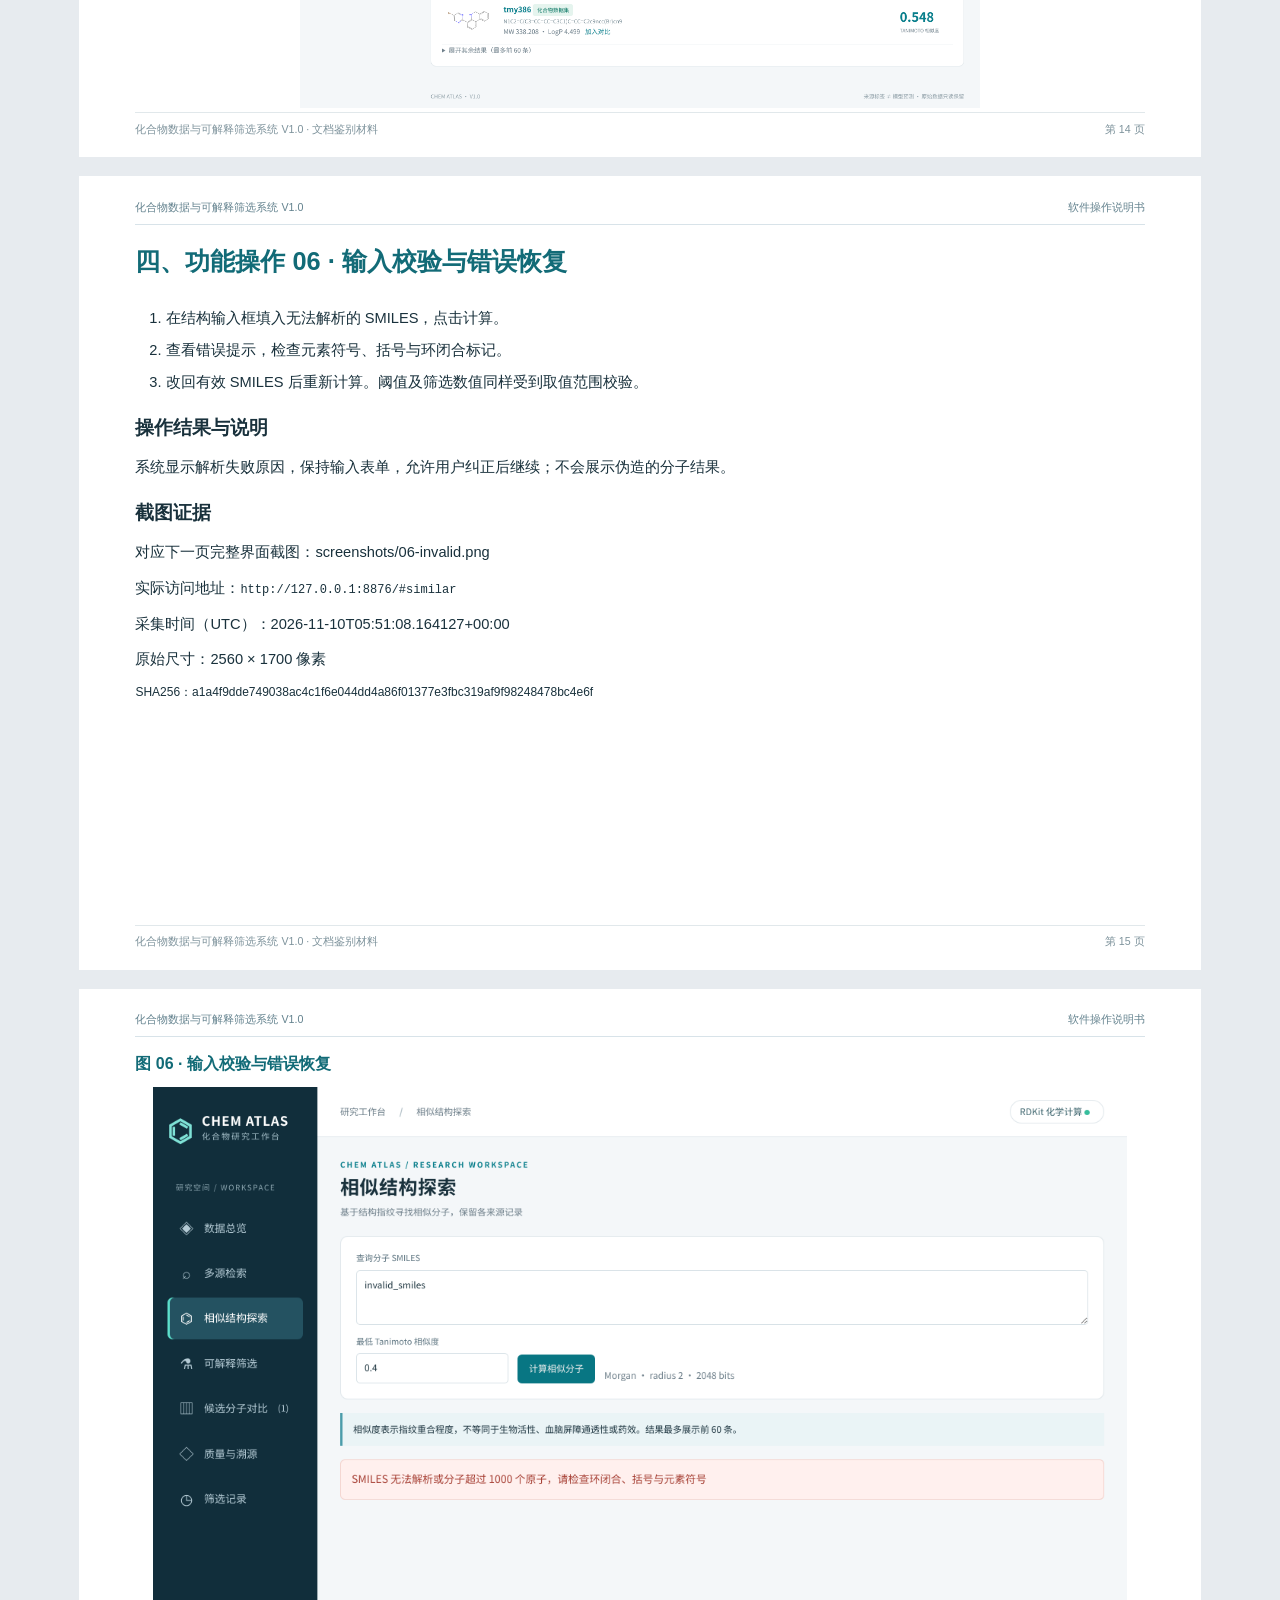
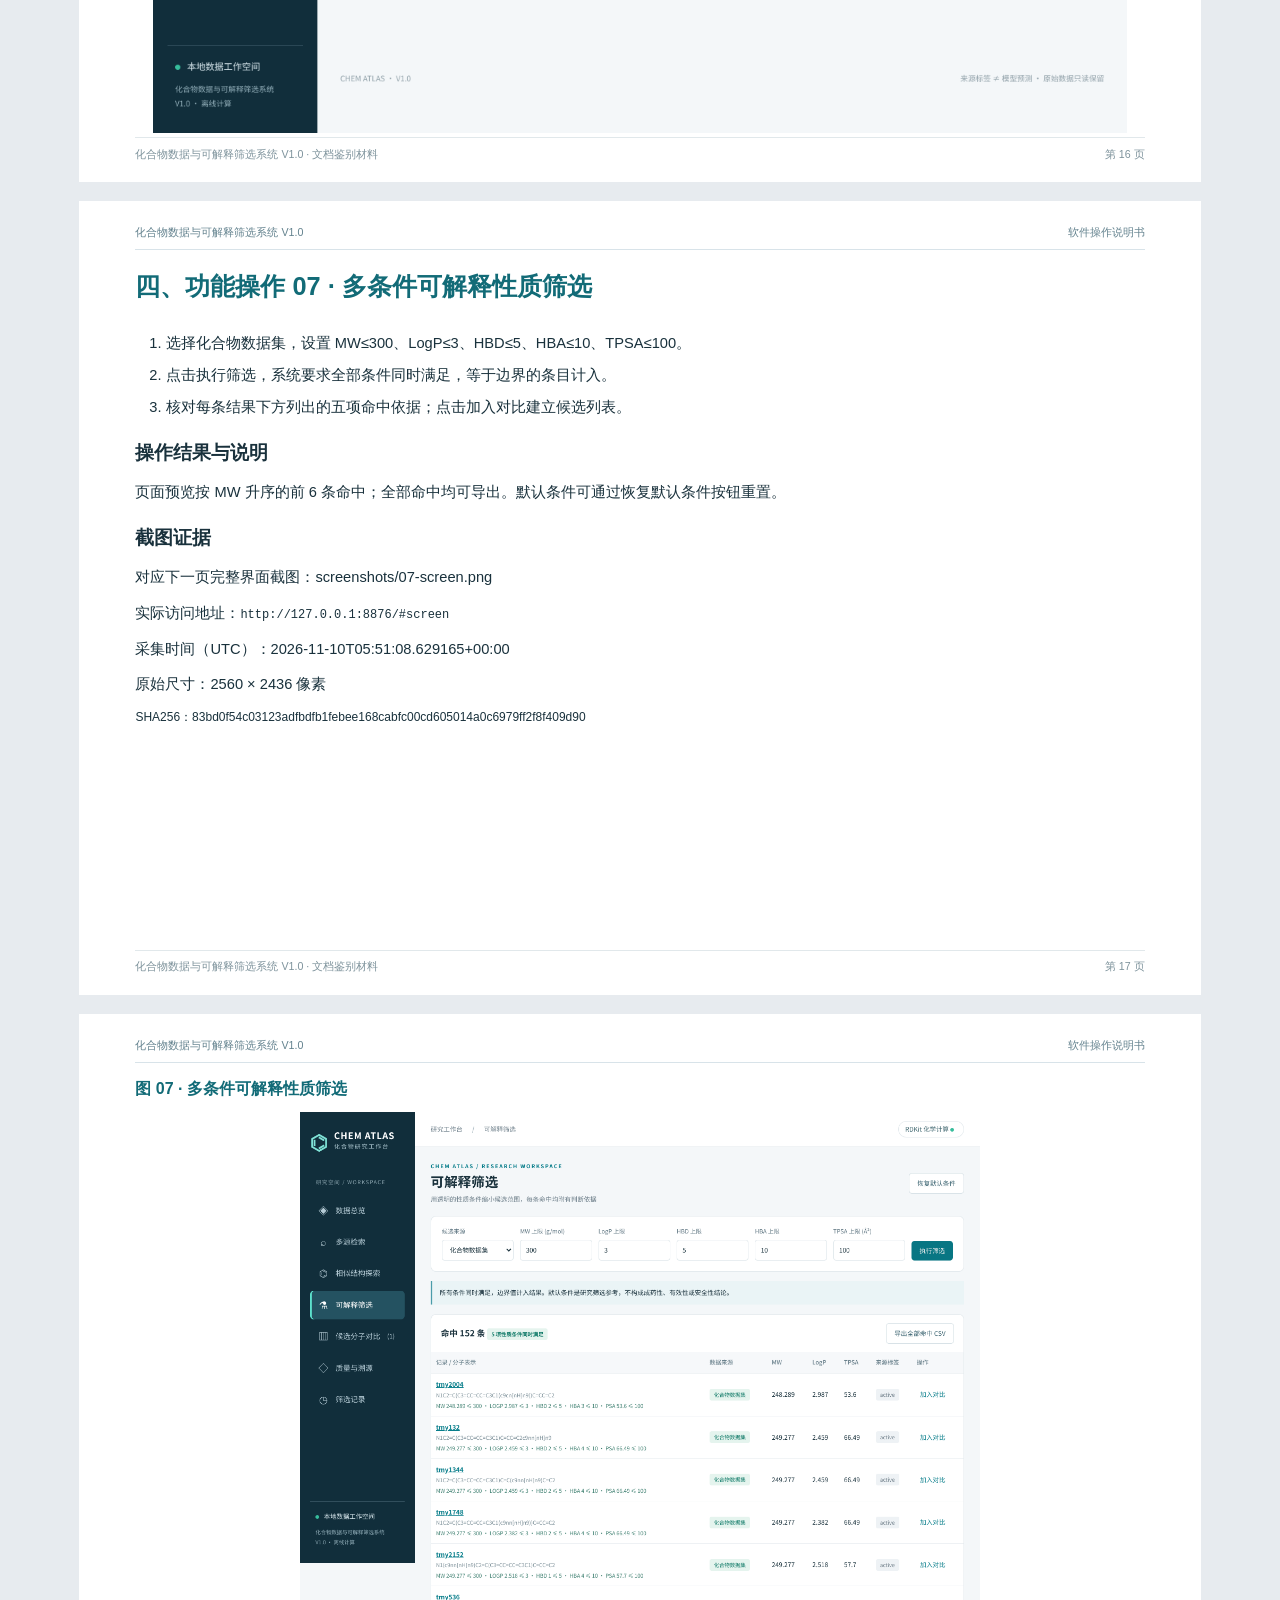
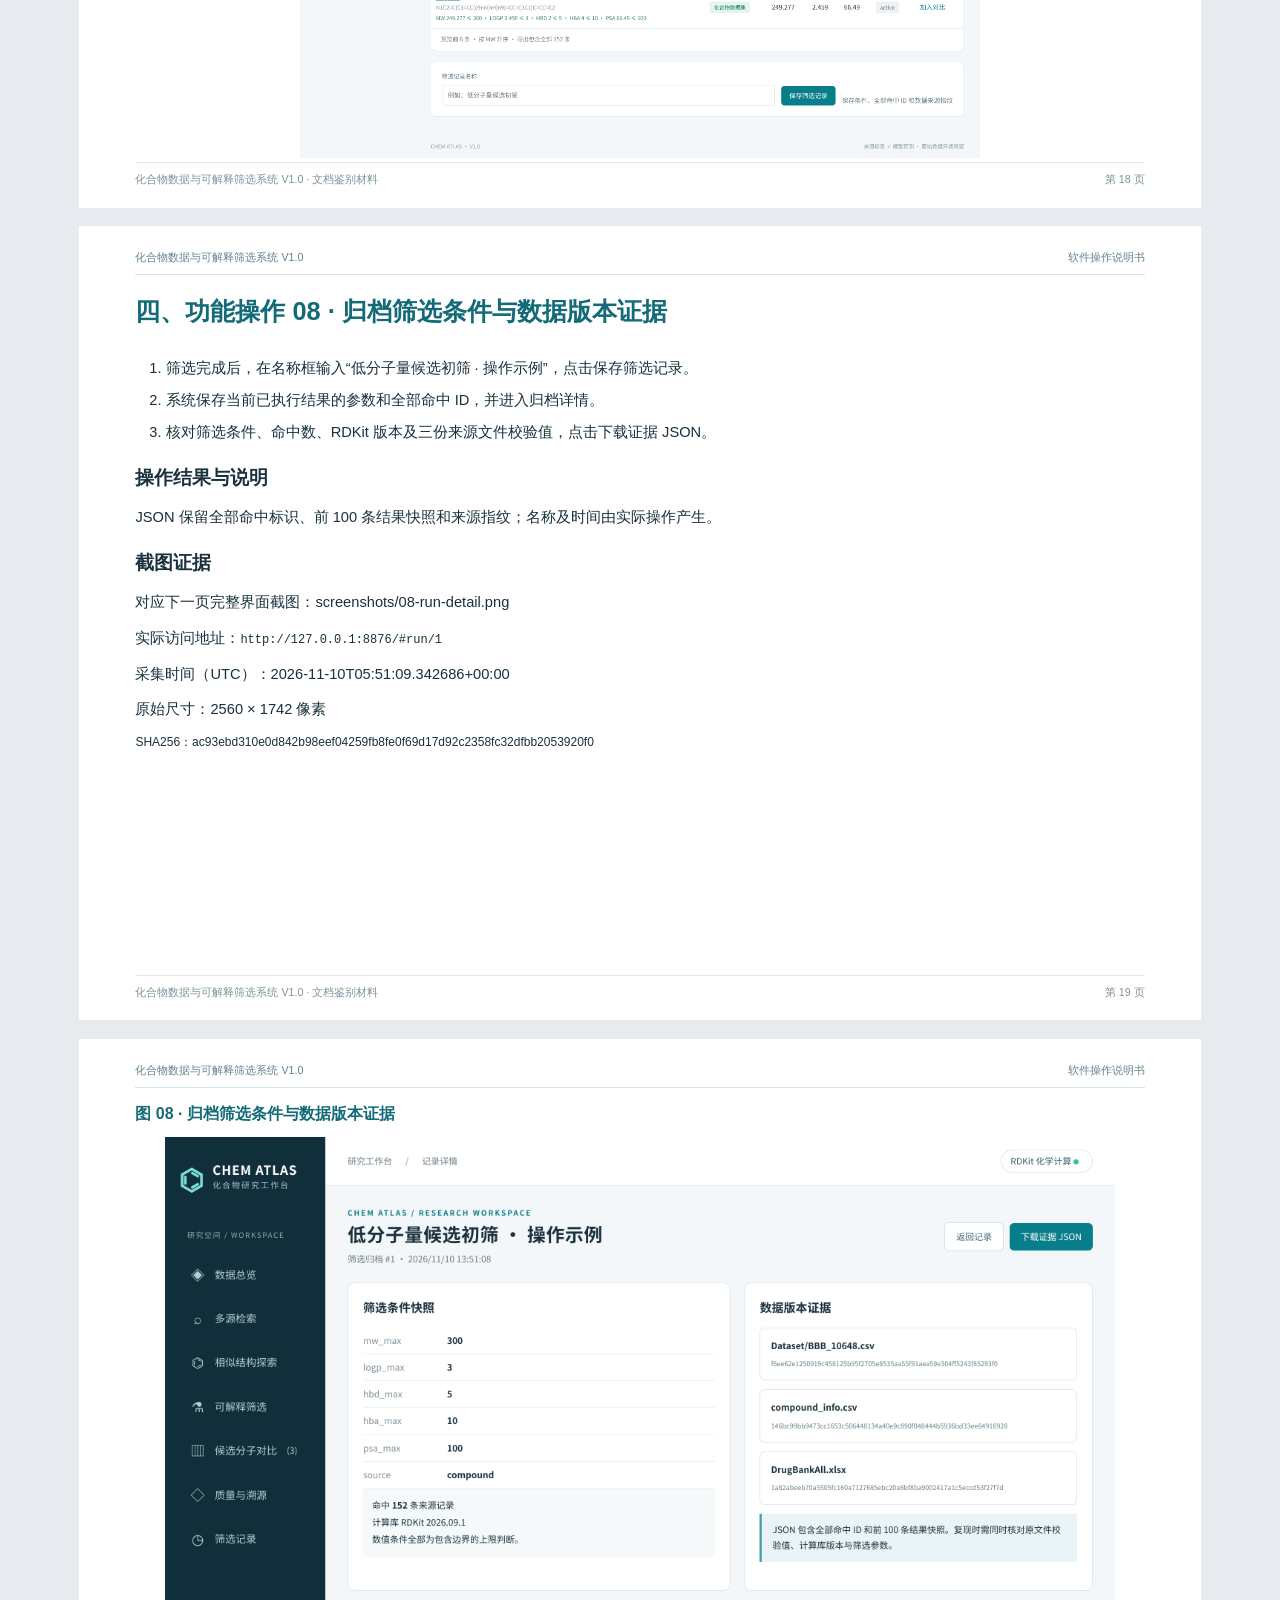
<file: deliverables/manual.html>
<!doctype html><html lang="zh-CN"><head><meta charset="utf-8"><title>化合物数据与可解释筛选系统 V1.0 软件操作说明书</title><style>@page{size:A4 landscape;margin:0}*{box-sizing:border-box}body{margin:0;color:#19313c;font:11pt/1.65 "Noto Sans CJK SC","Microsoft YaHei",sans-serif;background:#e7ebef}.page{width:297mm;height:210mm;padding:18mm 15mm 16mm;background:white;position:relative;break-after:page;overflow:hidden;margin:0 auto 5mm}.page:last-child{break-after:auto}.page-top{position:absolute;top:6mm;left:15mm;right:15mm;border-bottom:1px solid #d8e3e9;padding-bottom:2mm;font-size:8pt;color:#63828e;display:flex;justify-content:space-between}.page-bottom{position:absolute;bottom:5mm;left:15mm;right:15mm;display:flex;justify-content:space-between;font-size:8pt;color:#7e939c;border-top:1px solid #e1e8eb;padding-top:2mm}h1{font-size:19pt;line-height:1.4;margin:0 0 7mm;color:#126b77}h2{font-size:14pt;margin:5mm 0 3mm}p{margin:3mm 0}table{border-collapse:collapse;width:100%;font-size:10pt;line-height:1.65;margin:5mm 0}th,td{border:1px solid #d7e3e7;padding:2mm 3mm;vertical-align:top}th{background:#eaf3f5;text-align:left}td:first-child{min-width:37mm}ol{padding-left:8mm}li{margin-bottom:2mm}.cover{padding:10mm 14mm}.cover h2{font-size:32pt;line-height:1.55}.cover p{color:#647d88}.cover-line{height:3px;background:#108697;width:50mm;margin:8mm 0}.kicker{letter-spacing:2px}.hash,code{font-size:9pt;overflow-wrap:anywhere}.screenshot-page{padding:17mm 7mm 13mm}.screenshot-page h1{font-size:12pt;margin-bottom:3mm;padding-left:8mm}.screenshot{display:block;width:283mm;height:171mm;object-fit:contain;object-position:top center}pre{background:#f0f5f7;padding:4mm;font-size:12pt}@media print{body{background:white}.page{margin:0}}</style></head><body><section class="page cover-page"><div class="page-top">化合物数据与可解释筛选系统 V1.0 <span>软件操作说明书</span></div><h1>软件操作说明书</h1><div class="cover"><p class="kicker">CHEM ATLAS · 用户操作与功能说明</p><h2>化合物数据与可解释筛选系统<br>V1.0</h2><div class="cover-line"></div><p>文档鉴别材料 · 真实运行界面与操作流程</p><p>编制日期：2026-11-10</p><p>运行方式：本地浏览器 / Python 服务 / SQLite 索引</p><p>软件名称与版本为本项目当前标识，提交前请与申请表一致。</p><p>界面证据通过实际浏览器操作采集，原图和 SHA256 清单随文档保留。</p></div><div class="page-bottom">化合物数据与可解释筛选系统 V1.0 · 文档鉴别材料 <span>第 1 页</span></div></section><section class="page "><div class="page-top">化合物数据与可解释筛选系统 V1.0 <span>软件操作说明书</span></div><h1>一、软件概述与功能范围</h1><p>本软件面向化合物数据整理与早期研究筛选，读取项目现有化合物、血脑屏障标签及 DrugBank 资料，将数据查询、分子结构计算、相似结构探索、可解释筛选和研究证据归档串联为一个本地工作流程。</p>
    <table><tr><th>功能模块</th><th>主要操作与输出</th></tr>
    <tr><td>数据总览</td><td>统计三个数据来源、可解析结构、唯一结构并提供研究入口。</td></tr>
    <tr><td>多源检索与详情</td><td>按来源、关键词和标签查询、分页、CSV 导出；展示来源行号、结构、计算性质与原始字段。</td></tr>
    <tr><td>相似结构探索</td><td>输入或带入 SMILES，设置阈值，以 Morgan 指纹和 Tanimoto 系数计算相似结构。</td></tr>
    <tr><td>可解释筛选</td><td>同时应用五项性质上限，列出命中依据，导出完整命中结果。</td></tr>
    <tr><td>候选分子对比</td><td>最多三个候选并列展示结构和性质，支持移除与清空。</td></tr>
    <tr><td>质量与溯源</td><td>展示非法、缺失、源内重复统计及来源文件 SHA256。</td></tr>
    <tr><td>筛选记录</td><td>保存参数、命中标识、数据指纹及库版本，查看历史和导出 JSON。</td></tr></table>
    <p>软件不包含训练模型、活性预测或自动实验决策。activity 与 BBB 为原始来源标签。原有采集和片段脚本继续保留，但不属于本次工作台界面功能。</p><div class="page-bottom">化合物数据与可解释筛选系统 V1.0 · 文档鉴别材料 <span>第 2 页</span></div></section><section class="page "><div class="page-top">化合物数据与可解释筛选系统 V1.0 <span>软件操作说明书</span></div><h1>二、运行环境与启动操作</h1><table><tr><th>项目</th><th>本次实现与验证环境</th></tr>
    <tr><td>操作系统</td><td>Linux，本项目目录 /home/mytu/Project/personal/chemical_database</td></tr><tr><td>解释器</td><td>Python 3.12；建议独立虚拟环境</td></tr>
    <tr><td>化学计算</td><td>RDKit 2026.09.1</td></tr><tr><td>其他依赖</td><td>openpyxl 读取 XLSX；SQLite 随 Python 提供；Playwright 用于截图和 PDF</td></tr><tr><td>浏览器</td><td>Google Chrome；页面无需远程脚本、字体或在线接口</td></tr></table>
    <ol><li>确认三个源数据文件保持原目录结构，安装 requirements.txt 列出的依赖。</li><li>在项目根目录执行 <code>./run.sh</code>。可通过 CHEMDB_PYTHON 指定解释器。</li><li>首次运行生成 runtime/chemical.sqlite 索引，终端显示服务地址后再打开页面。</li><li>浏览器访问 <code>http://127.0.0.1:8765</code>。仅监听本地回环地址，无登录步骤。</li><li>关闭页面不影响服务；在运行终端按 Ctrl+C 停止。重新启动后筛选历史继续保留。</li></ol>
    <p>端口占用时可执行 <code>./run.sh --port 8766</code>，并访问相应地址。源数据变更时再次启动会重建对应索引；历史记录中的旧文件指纹仍保留。</p><div class="page-bottom">化合物数据与可解释筛选系统 V1.0 · 文档鉴别材料 <span>第 3 页</span></div></section><section class="page "><div class="page-top">化合物数据与可解释筛选系统 V1.0 <span>软件操作说明书</span></div><h1>三、数据口径与连续操作路线</h1><table><tr><th>数据文件</th><th>记录数</th><th>非法结构</th><th>缺失结构</th><th>源内重复</th></tr><tr><td>Dataset/BBB_10648.csv</td><td>10,648</td><td>2</td><td>0</td><td>1</td></tr><tr><td>compound_info.csv</td><td>2,424</td><td>0</td><td>0</td><td>0</td></tr><tr><td>DrugBankAll.xlsx</td><td>14,313</td><td>0</td><td>0</td><td>0</td></tr></table>
    <p>记录数按来源行统计，保留重复来源；唯一结构按 RDKit 规范化 SMILES 统计。DrugBank 不含 SMILES，未将其所有条目计入缺失结构。非法结构不参与计算筛选。MW 单位为 g/mol，TPSA 为 Å²，LogP 无量纲，HBD/HBA 分别为氢键供体/受体计数。</p>
    <p>推荐连续流程：启动软件 → 核对总览 → 检索 tmy0 → 阅读结构与来源 → 将其带入相似探索 → 设置五项性质条件 → 执行并导出筛选 → 加入候选对比 → 保存筛选记录 → 核对来源指纹 → 下载证据 JSON。</p>
    <p>DrugBank 使用独立资料阅读路径：选择该来源 → 按 ID 或原文关键词查询 → 查看药理资料字段。不存在结构时，结构计算与对比功能不对该记录启用。</p>
    <p>下列操作章节配有全页面原始截图。截图文件以 2 倍像素密度保存，无重绘、拼接或结果替换。长页面采用完整页面截图，以保持功能区域完整。</p><div class="page-bottom">化合物数据与可解释筛选系统 V1.0 · 文档鉴别材料 <span>第 4 页</span></div></section><section class="page "><div class="page-top">化合物数据与可解释筛选系统 V1.0 <span>软件操作说明书</span></div><h1>四、功能操作 01 · 数据总览与研究入口</h1><ol><li>启动服务后，在浏览器打开本地地址。左侧导航进入数据总览。</li><li>核对全部来源记录、可解析结构、唯一结构及 BBB 标签数量。</li><li>通过数据资产分布确认三个文件；点击开始检索或进入可解释筛选继续研究。</li></ol><h2>操作结果与说明</h2><p>总记录数应为 27,385，来源分别为 2,424、10,648 和 14,313 条。结构数以实际解析结果为准。</p><h2>截图证据</h2><p>对应下一页完整界面截图：screenshots/01-overview.png</p><p>实际访问地址：<code>http://127.0.0.1:8876/#overview</code></p><p>采集时间（UTC）：2026-11-10T05:51:05.745942+00:00</p><p>原始尺寸：2560 × 1728 像素</p><p class="hash">SHA256：dfc81a1b1fde0f45a1df56aa994cb49bd5869a834fb3c135839a707fa77e9906</p><div class="page-bottom">化合物数据与可解释筛选系统 V1.0 · 文档鉴别材料 <span>第 5 页</span></div></section><section class="page screenshot-page"><div class="page-top">化合物数据与可解释筛选系统 V1.0 <span>软件操作说明书</span></div><h1>图 01 · 数据总览与研究入口</h1><img class="screenshot" src="screenshots/01-overview.png" alt="数据总览与研究入口"><div class="page-bottom">化合物数据与可解释筛选系统 V1.0 · 文档鉴别材料 <span>第 6 页</span></div></section><section class="page "><div class="page-top">化合物数据与可解释筛选系统 V1.0 <span>软件操作说明书</span></div><h1>四、功能操作 02 · 多源检索与分页</h1><ol><li>点击多源检索，选择化合物数据集。</li><li>关键词支持 ID、SMILES 与来源原文的文本包含匹配；标签可选 active、inactive 或 BBB 0/1。</li><li>点击查询；下方查看结果总数、性质、来源标签。点击下一页继续浏览。</li></ol><h2>操作结果与说明</h2><p>默认每页 8 条；表格显示计算性质，记录名称可进入详情。来源标签与预测结果严格区分。</p><h2>截图证据</h2><p>对应下一页完整界面截图：screenshots/02-search.png</p><p>实际访问地址：<code>http://127.0.0.1:8876/#explore</code></p><p>采集时间（UTC）：2026-11-10T05:51:06.254327+00:00</p><p>原始尺寸：2560 × 2084 像素</p><p class="hash">SHA256：f8ee398acd91269f00d5b1410f631f7393912dca6cea4f7973a6e0b53f9aab73</p><div class="page-bottom">化合物数据与可解释筛选系统 V1.0 · 文档鉴别材料 <span>第 7 页</span></div></section><section class="page screenshot-page"><div class="page-top">化合物数据与可解释筛选系统 V1.0 <span>软件操作说明书</span></div><h1>图 02 · 多源检索与分页</h1><img class="screenshot" src="screenshots/02-search.png" alt="多源检索与分页"><div class="page-bottom">化合物数据与可解释筛选系统 V1.0 · 文档鉴别材料 <span>第 8 页</span></div></section><section class="page "><div class="page-top">化合物数据与可解释筛选系统 V1.0 <span>软件操作说明书</span></div><h1>四、功能操作 03 · 关键词定位与查询结果导出</h1><ol><li>在化合物数据集中输入 tmy0，点击查询。</li><li>确认只返回相应记录，点击导出全部匹配 CSV。</li><li>在下载目录查看 CSV；文件包含全部匹配记录，不受当前页限制。</li></ol><h2>操作结果与说明</h2><p>实际导出文件包含记录 ID、来源、原文件行号、SMILES、标准化结构、性质和来源标签。</p><h2>截图证据</h2><p>对应下一页完整界面截图：screenshots/03-search-filtered.png</p><p>实际访问地址：<code>http://127.0.0.1:8876/#explore</code></p><p>采集时间（UTC）：2026-11-10T05:51:06.906328+00:00</p><p>原始尺寸：2560 × 1700 像素</p><p class="hash">SHA256：ba1e82169cf23b78dd6bf7c7e488a7e97da78b79926bb950659d401efe62eea0</p><div class="page-bottom">化合物数据与可解释筛选系统 V1.0 · 文档鉴别材料 <span>第 9 页</span></div></section><section class="page screenshot-page"><div class="page-top">化合物数据与可解释筛选系统 V1.0 <span>软件操作说明书</span></div><h1>图 03 · 关键词定位与查询结果导出</h1><img class="screenshot" src="screenshots/03-search-filtered.png" alt="关键词定位与查询结果导出"><div class="page-bottom">化合物数据与可解释筛选系统 V1.0 · 文档鉴别材料 <span>第 10 页</span></div></section><section class="page "><div class="page-top">化合物数据与可解释筛选系统 V1.0 <span>软件操作说明书</span></div><h1>四、功能操作 04 · 分子结构详情与原字段核对</h1><ol><li>点击检索结果中的 tmy0。查看二维结构、规范化 SMILES 和五项计算性质。</li><li>在来源定位区确认文件及行号，点击右侧字段名称展开原始值。</li><li>页面下方列出相同规范化结构的其他来源记录；可加入对比或将当前结构带入相似探索。</li></ol><h2>操作结果与说明</h2><p>主表性质来自统一 RDKit 计算，原文件性质仍保留在详情中；并列呈现便于发现计算口径差异。</p><h2>截图证据</h2><p>对应下一页完整界面截图：screenshots/04-detail.png</p><p>实际访问地址：<code>http://127.0.0.1:8876/#detail/compound%3Atmy0</code></p><p>采集时间（UTC）：2026-11-10T05:51:07.325929+00:00</p><p>原始尺寸：2560 × 1996 像素</p><p class="hash">SHA256：cbcb1d6077efdc9354111a87a1caa419c282e7050815d5601e0b5553d7d3e891</p><div class="page-bottom">化合物数据与可解释筛选系统 V1.0 · 文档鉴别材料 <span>第 11 页</span></div></section><section class="page screenshot-page"><div class="page-top">化合物数据与可解释筛选系统 V1.0 <span>软件操作说明书</span></div><h1>图 04 · 分子结构详情与原字段核对</h1><img class="screenshot" src="screenshots/04-detail.png" alt="分子结构详情与原字段核对"><div class="page-bottom">化合物数据与可解释筛选系统 V1.0 · 文档鉴别材料 <span>第 12 页</span></div></section><section class="page "><div class="page-top">化合物数据与可解释筛选系统 V1.0 <span>软件操作说明书</span></div><h1>四、功能操作 05 · Morgan 指纹相似结构探索</h1><ol><li>从分子详情进入相似探索，SMILES 自动带入。也可手动输入其他有效结构。</li><li>设置最低 Tanimoto 相似度（0 至 1），点击计算相似分子。</li><li>结果按相似度降序排列，显示结构图、性质和来源；展开其余结果可查看更多匹配。</li></ol><h2>操作结果与说明</h2><p>自身结构相似度为 1.000。接口最多返回前 60 条，页面先展示 6 条，其余可展开。相似度不代表药效。</p><h2>截图证据</h2><p>对应下一页完整界面截图：screenshots/05-similarity.png</p><p>实际访问地址：<code>http://127.0.0.1:8876/#similar</code></p><p>采集时间（UTC）：2026-11-10T05:51:07.801108+00:00</p><p>原始尺寸：2560 × 2430 像素</p><p class="hash">SHA256：85e121f642adfcf0a26beb01dec2e759d2b983306606a277d7dc9b4785c8a0ad</p><div class="page-bottom">化合物数据与可解释筛选系统 V1.0 · 文档鉴别材料 <span>第 13 页</span></div></section><section class="page screenshot-page"><div class="page-top">化合物数据与可解释筛选系统 V1.0 <span>软件操作说明书</span></div><h1>图 05 · Morgan 指纹相似结构探索</h1><img class="screenshot" src="screenshots/05-similarity.png" alt="Morgan 指纹相似结构探索"><div class="page-bottom">化合物数据与可解释筛选系统 V1.0 · 文档鉴别材料 <span>第 14 页</span></div></section><section class="page "><div class="page-top">化合物数据与可解释筛选系统 V1.0 <span>软件操作说明书</span></div><h1>四、功能操作 06 · 输入校验与错误恢复</h1><ol><li>在结构输入框填入无法解析的 SMILES，点击计算。</li><li>查看错误提示，检查元素符号、括号与环闭合标记。</li><li>改回有效 SMILES 后重新计算。阈值及筛选数值同样受到取值范围校验。</li></ol><h2>操作结果与说明</h2><p>系统显示解析失败原因，保持输入表单，允许用户纠正后继续；不会展示伪造的分子结果。</p><h2>截图证据</h2><p>对应下一页完整界面截图：screenshots/06-invalid.png</p><p>实际访问地址：<code>http://127.0.0.1:8876/#similar</code></p><p>采集时间（UTC）：2026-11-10T05:51:08.164127+00:00</p><p>原始尺寸：2560 × 1700 像素</p><p class="hash">SHA256：a1a4f9dde749038ac4c1f6e044dd4a86f01377e3fbc319af9f98248478bc4e6f</p><div class="page-bottom">化合物数据与可解释筛选系统 V1.0 · 文档鉴别材料 <span>第 15 页</span></div></section><section class="page screenshot-page"><div class="page-top">化合物数据与可解释筛选系统 V1.0 <span>软件操作说明书</span></div><h1>图 06 · 输入校验与错误恢复</h1><img class="screenshot" src="screenshots/06-invalid.png" alt="输入校验与错误恢复"><div class="page-bottom">化合物数据与可解释筛选系统 V1.0 · 文档鉴别材料 <span>第 16 页</span></div></section><section class="page "><div class="page-top">化合物数据与可解释筛选系统 V1.0 <span>软件操作说明书</span></div><h1>四、功能操作 07 · 多条件可解释性质筛选</h1><ol><li>选择化合物数据集，设置 MW≤300、LogP≤3、HBD≤5、HBA≤10、TPSA≤100。</li><li>点击执行筛选，系统要求全部条件同时满足，等于边界的条目计入。</li><li>核对每条结果下方列出的五项命中依据；点击加入对比建立候选列表。</li></ol><h2>操作结果与说明</h2><p>页面预览按 MW 升序的前 6 条命中；全部命中均可导出。默认条件可通过恢复默认条件按钮重置。</p><h2>截图证据</h2><p>对应下一页完整界面截图：screenshots/07-screen.png</p><p>实际访问地址：<code>http://127.0.0.1:8876/#screen</code></p><p>采集时间（UTC）：2026-11-10T05:51:08.629165+00:00</p><p>原始尺寸：2560 × 2436 像素</p><p class="hash">SHA256：83bd0f54c03123adfbdfb1febee168cabfc00cd605014a0c6979ff2f8f409d90</p><div class="page-bottom">化合物数据与可解释筛选系统 V1.0 · 文档鉴别材料 <span>第 17 页</span></div></section><section class="page screenshot-page"><div class="page-top">化合物数据与可解释筛选系统 V1.0 <span>软件操作说明书</span></div><h1>图 07 · 多条件可解释性质筛选</h1><img class="screenshot" src="screenshots/07-screen.png" alt="多条件可解释性质筛选"><div class="page-bottom">化合物数据与可解释筛选系统 V1.0 · 文档鉴别材料 <span>第 18 页</span></div></section><section class="page "><div class="page-top">化合物数据与可解释筛选系统 V1.0 <span>软件操作说明书</span></div><h1>四、功能操作 08 · 归档筛选条件与数据版本证据</h1><ol><li>筛选完成后，在名称框输入“低分子量候选初筛 · 操作示例”，点击保存筛选记录。</li><li>系统保存当前已执行结果的参数和全部命中 ID，并进入归档详情。</li><li>核对筛选条件、命中数、RDKit 版本及三份来源文件校验值，点击下载证据 JSON。</li></ol><h2>操作结果与说明</h2><p>JSON 保留全部命中标识、前 100 条结果快照和来源指纹；名称及时间由实际操作产生。</p><h2>截图证据</h2><p>对应下一页完整界面截图：screenshots/08-run-detail.png</p><p>实际访问地址：<code>http://127.0.0.1:8876/#run/1</code></p><p>采集时间（UTC）：2026-11-10T05:51:09.342686+00:00</p><p>原始尺寸：2560 × 1742 像素</p><p class="hash">SHA256：ac93ebd310e0d842b98eef04259fb8fe0f69d17d92c2358fc32dfbb2053920f0</p><div class="page-bottom">化合物数据与可解释筛选系统 V1.0 · 文档鉴别材料 <span>第 19 页</span></div></section><section class="page screenshot-page"><div class="page-top">化合物数据与可解释筛选系统 V1.0 <span>软件操作说明书</span></div><h1>图 08 · 归档筛选条件与数据版本证据</h1><img class="screenshot" src="screenshots/08-run-detail.png" alt="归档筛选条件与数据版本证据"><div class="page-bottom">化合物数据与可解释筛选系统 V1.0 · 文档鉴别材料 <span>第 20 页</span></div></section><section class="page "><div class="page-top">化合物数据与可解释筛选系统 V1.0 <span>软件操作说明书</span></div><h1>四、功能操作 09 · 候选结构与性质横向对比</h1><ol><li>从检索或筛选页加入最多三个候选，点击候选分子对比。</li><li>上方并列显示结构和 SMILES，下方比较五项性质及来源标签。</li><li>点击移除删除单个候选，点击清空候选清除列表；该列表保存于当前浏览器。</li></ol><h2>操作结果与说明</h2><p>候选之间使用同一计算口径，原始标签只作来源信息，不据此给出跨实验效力排名。</p><h2>截图证据</h2><p>对应下一页完整界面截图：screenshots/09-compare.png</p><p>实际访问地址：<code>http://127.0.0.1:8876/#compare</code></p><p>采集时间（UTC）：2026-11-10T05:51:09.852998+00:00</p><p>原始尺寸：2560 × 1956 像素</p><p class="hash">SHA256：7e4e0db8a9f5aee605b95ca945044885b38752236b85c4cb23ea1b33110f5a9f</p><div class="page-bottom">化合物数据与可解释筛选系统 V1.0 · 文档鉴别材料 <span>第 21 页</span></div></section><section class="page screenshot-page"><div class="page-top">化合物数据与可解释筛选系统 V1.0 <span>软件操作说明书</span></div><h1>图 09 · 候选结构与性质横向对比</h1><img class="screenshot" src="screenshots/09-compare.png" alt="候选结构与性质横向对比"><div class="page-bottom">化合物数据与可解释筛选系统 V1.0 · 文档鉴别材料 <span>第 22 页</span></div></section><section class="page "><div class="page-top">化合物数据与可解释筛选系统 V1.0 <span>软件操作说明书</span></div><h1>四、功能操作 10 · 数据质量审计与来源追踪</h1><ol><li>进入质量与溯源，检查来源文件数、非法结构数、缺失数和源内重复数。</li><li>核对各文件的导入数量、导入日期与 SHA256。</li><li>阅读质量规则，理解重复行保留、原字段并存以及完全相同结构关联的处理方式。</li></ol><h2>操作结果与说明</h2><p>DrugBank 无 SMILES 是来源设计，不计入缺失结构。重复统计按源内规范化结构或无结构记录的 ID 进行。</p><h2>截图证据</h2><p>对应下一页完整界面截图：screenshots/10-quality.png</p><p>实际访问地址：<code>http://127.0.0.1:8876/#quality</code></p><p>采集时间（UTC）：2026-11-10T05:51:10.560192+00:00</p><p>原始尺寸：2560 × 1740 像素</p><p class="hash">SHA256：bd301c64de59d8c0be188739e7ba0d54ced13b6606fe23afe037890c58ff189b</p><div class="page-bottom">化合物数据与可解释筛选系统 V1.0 · 文档鉴别材料 <span>第 23 页</span></div></section><section class="page screenshot-page"><div class="page-top">化合物数据与可解释筛选系统 V1.0 <span>软件操作说明书</span></div><h1>图 10 · 数据质量审计与来源追踪</h1><img class="screenshot" src="screenshots/10-quality.png" alt="数据质量审计与来源追踪"><div class="page-bottom">化合物数据与可解释筛选系统 V1.0 · 文档鉴别材料 <span>第 24 页</span></div></section><section class="page "><div class="page-top">化合物数据与可解释筛选系统 V1.0 <span>软件操作说明书</span></div><h1>四、功能操作 11 · 筛选历史查询与证据下载</h1><ol><li>点击筛选记录，查看已保存名称、时间、命中数量和编号。</li><li>点击名称进入归档详情，或直接点击导出 JSON。</li><li>需要新的条件组合时，点击创建筛选记录，重新执行并另存一条记录。</li></ol><h2>操作结果与说明</h2><p>历史记录保存在 SQLite；网页刷新不会丢失。记录不可在界面覆盖，以保留每次筛选证据。</p><h2>截图证据</h2><p>对应下一页完整界面截图：screenshots/11-history.png</p><p>实际访问地址：<code>http://127.0.0.1:8876/#history</code></p><p>采集时间（UTC）：2026-11-10T05:51:10.814627+00:00</p><p>原始尺寸：2560 × 1700 像素</p><p class="hash">SHA256：2a209ec939a8a735aec4baa381e86ebabc46a351dc37d0420ed5df8a7b17ea82</p><div class="page-bottom">化合物数据与可解释筛选系统 V1.0 · 文档鉴别材料 <span>第 25 页</span></div></section><section class="page screenshot-page"><div class="page-top">化合物数据与可解释筛选系统 V1.0 <span>软件操作说明书</span></div><h1>图 11 · 筛选历史查询与证据下载</h1><img class="screenshot" src="screenshots/11-history.png" alt="筛选历史查询与证据下载"><div class="page-bottom">化合物数据与可解释筛选系统 V1.0 · 文档鉴别材料 <span>第 26 页</span></div></section><section class="page "><div class="page-top">化合物数据与可解释筛选系统 V1.0 <span>软件操作说明书</span></div><h1>四、功能操作 12 · 血脑屏障来源标签查询</h1><ol><li>在多源检索中切换血脑屏障数据集，将关键词清空。</li><li>选择 BBB 1 标签并查询；可改选 BBB 0 或全部标签进行比较。</li><li>点击记录名称查看来源行及结构，必要时加入候选对比。</li></ol><h2>操作结果与说明</h2><p>BBB 数值直接来自数据文件，本软件不将标签解释为新模型的预测输出。</p><h2>截图证据</h2><p>对应下一页完整界面截图：screenshots/12-bbb.png</p><p>实际访问地址：<code>http://127.0.0.1:8876/#explore</code></p><p>采集时间（UTC）：2026-11-10T05:51:11.266294+00:00</p><p>原始尺寸：2560 × 2084 像素</p><p class="hash">SHA256：76ed075d7185f97541c344a665a4be6a6b555daa6af4023f00983bd5dbad3f06</p><div class="page-bottom">化合物数据与可解释筛选系统 V1.0 · 文档鉴别材料 <span>第 27 页</span></div></section><section class="page screenshot-page"><div class="page-top">化合物数据与可解释筛选系统 V1.0 <span>软件操作说明书</span></div><h1>图 12 · 血脑屏障来源标签查询</h1><img class="screenshot" src="screenshots/12-bbb.png" alt="血脑屏障来源标签查询"><div class="page-bottom">化合物数据与可解释筛选系统 V1.0 · 文档鉴别材料 <span>第 28 页</span></div></section><section class="page "><div class="page-top">化合物数据与可解释筛选系统 V1.0 <span>软件操作说明书</span></div><h1>四、功能操作 13 · DrugBank 药物资料检索</h1><ol><li>选择 DrugBank 资料，来源标签切换为全部标签。</li><li>输入 DB00001 后查询；也可按描述或机制中的英文词查询。</li><li>结构性质显示为横线，加入对比按钮不可用。点击记录名称阅读原始资料。</li></ol><h2>操作结果与说明</h2><p>DrugBank 文件没有 SMILES，本版本只提供资料检索和原文字段查看。</p><h2>截图证据</h2><p>对应下一页完整界面截图：screenshots/13-drugbank.png</p><p>实际访问地址：<code>http://127.0.0.1:8876/#explore</code></p><p>采集时间（UTC）：2026-11-10T05:51:11.883013+00:00</p><p>原始尺寸：2560 × 1700 像素</p><p class="hash">SHA256：a91b9ffe9ca137434a6e7c0449854a04a4f1d230b0c1aa3a3c1e03dfe975503e</p><div class="page-bottom">化合物数据与可解释筛选系统 V1.0 · 文档鉴别材料 <span>第 29 页</span></div></section><section class="page screenshot-page"><div class="page-top">化合物数据与可解释筛选系统 V1.0 <span>软件操作说明书</span></div><h1>图 13 · DrugBank 药物资料检索</h1><img class="screenshot" src="screenshots/13-drugbank.png" alt="DrugBank 药物资料检索"><div class="page-bottom">化合物数据与可解释筛选系统 V1.0 · 文档鉴别材料 <span>第 30 页</span></div></section><section class="page "><div class="page-top">化合物数据与可解释筛选系统 V1.0 <span>软件操作说明书</span></div><h1>四、功能操作 14 · DrugBank 原文阅读与字段展开</h1><ol><li>进入 DB00001 详情，核对来源文件及原文件行号。</li><li>点击 Descrip、Indication、Mechanism 等字段名称展开原文，再次点击收起。</li><li>原始数据未提供的字段明确显示为空，不补写推断内容。</li></ol><h2>操作结果与说明</h2><p>原文按字段呈现，保留来源内容；结构区域明确提示此记录无可计算结构。</p><h2>截图证据</h2><p>对应下一页完整界面截图：screenshots/14-drugbank-detail.png</p><p>实际访问地址：<code>http://127.0.0.1:8876/#detail/drugbank%3ADB00001</code></p><p>采集时间（UTC）：2026-11-10T05:51:12.228041+00:00</p><p>原始尺寸：2560 × 2332 像素</p><p class="hash">SHA256：861488c4030130d63f570226936c4cbd98a36295e039b2f531fdd6454b0c6f55</p><div class="page-bottom">化合物数据与可解释筛选系统 V1.0 · 文档鉴别材料 <span>第 31 页</span></div></section><section class="page screenshot-page"><div class="page-top">化合物数据与可解释筛选系统 V1.0 <span>软件操作说明书</span></div><h1>图 14 · DrugBank 原文阅读与字段展开</h1><img class="screenshot" src="screenshots/14-drugbank-detail.png" alt="DrugBank 原文阅读与字段展开"><div class="page-bottom">化合物数据与可解释筛选系统 V1.0 · 文档鉴别材料 <span>第 32 页</span></div></section><section class="page "><div class="page-top">化合物数据与可解释筛选系统 V1.0 <span>软件操作说明书</span></div><h1>四、功能操作 15 · 空结果处理与条件调整</h1><ol><li>输入不存在的关键词后查询，查看零条结果及调整提示。</li><li>检查当前数据来源和标签是否过度限制，清空关键词或改选条件后再次查询。</li><li>无匹配结果时不会补充演示数据；导出可获得仅含表头的 CSV。</li></ol><h2>操作结果与说明</h2><p>空结果属于正常查询状态，系统保留表单供用户继续操作。</p><h2>截图证据</h2><p>对应下一页完整界面截图：screenshots/15-empty.png</p><p>实际访问地址：<code>http://127.0.0.1:8876/#explore</code></p><p>采集时间（UTC）：2026-11-10T05:51:13.079171+00:00</p><p>原始尺寸：2560 × 1700 像素</p><p class="hash">SHA256：246ca4c6b40646db006d7490c74d052f1434294174cd266f574ffefd3aafd2d4</p><div class="page-bottom">化合物数据与可解释筛选系统 V1.0 · 文档鉴别材料 <span>第 33 页</span></div></section><section class="page screenshot-page"><div class="page-top">化合物数据与可解释筛选系统 V1.0 <span>软件操作说明书</span></div><h1>图 15 · 空结果处理与条件调整</h1><img class="screenshot" src="screenshots/15-empty.png" alt="空结果处理与条件调整"><div class="page-bottom">化合物数据与可解释筛选系统 V1.0 · 文档鉴别材料 <span>第 34 页</span></div></section><section class="page "><div class="page-top">化合物数据与可解释筛选系统 V1.0 <span>软件操作说明书</span></div><h1>五、技术特点及实现对应关系</h1><table><tr><th>技术特点</th><th>实际实现及边界</th></tr>
    <tr><td>多源字段保留与结构关联</td><td>独立保存来源、行号、原始字段和规范化 SMILES。仅结构完全相同时提供关联，不根据名称或描述猜测对应关系。</td></tr>
    <tr><td>透明的相似结构探索</td><td>Morgan 半径 2、2048 位指纹；Tanimoto 系数；保留来源行，按相似度降序，最多返回前 60 条。</td></tr>
    <tr><td>可解释多条件筛选</td><td>统一计算 MW、LogP、HBD、HBA、TPSA，以包含边界的 AND 逻辑筛选；逐项展示数值与阈值。</td></tr>
    <tr><td>筛选证据归档</td><td>服务端重新核验条件与命中 ID，保存全部 ID、前 100 条结果快照、来源文件 SHA256 和 RDKit 版本；支持 JSON 复核。</td></tr>
    <tr><td>计算值与原值并存</td><td>主表使用统一计算口径，详情保留原始性质字段，便于追踪口径差异。</td></tr>
    <tr><td>本地可复建索引</td><td>SQLite 持久化；启动时校验来源文件内容指纹，未变更来源复用索引。</td></tr></table>
    <p>上述内容描述本软件实际技术实现与组合特点，不作原创算法或法律新颖性认定。第三方库及原始数据来源须按实际权属和许可另行核对。</p><div class="page-bottom">化合物数据与可解释筛选系统 V1.0 · 文档鉴别材料 <span>第 35 页</span></div></section><section class="page "><div class="page-top">化合物数据与可解释筛选系统 V1.0 <span>软件操作说明书</span></div><h1>六、源程序量与申请表一致性核对</h1><table><tr><th>统计类别</th><th>文件数</th><th>物理行数</th><th>非空行数</th></tr><tr><td>运行程序</td><td>6</td><td>579</td><td>542</td></tr><tr><td>验证与文档工具</td><td>6</td><td>541</td><td>502</td></tr><tr><td>既有离线脚本</td><td>8</td><td>332</td><td>265</td></tr></table>
    <p>物理行数按 UTF-8 文本 splitlines() 统计，包含注释及空行；非空行数只排除空白行，并不等同于可执行语句数。数据集、图片、PDF、缓存、第三方依赖和配置说明不计入运行程序。所有逐文件行数与 SHA256 保存在 source-inventory.json 中。</p>
    <p>运行程序包括 chemdb.py、server.py、web/index.html、web/app.js、web/style.css 和 run.sh。验证和材料生成工具另列；旧采集与片段脚本并非本次界面入口，不与运行程序量混算。</p>
<div class="page-bottom">化合物数据与可解释筛选系统 V1.0 · 文档鉴别材料 <span>第 36 页</span></div></section><section class="page "><div class="page-top">化合物数据与可解释筛选系统 V1.0 <span>软件操作说明书</span></div><h1>七、申请表内容一致性核对</h1><p>以下核对项用于使材料与实际申请范围保持一致。</p><ol><li>软件名称及版本：本材料采用“化合物数据与可解释筛选系统 V1.0”，提交时应与申请表及源代码页眉保持一致。</li><li>主要功能：以本说明书的七个功能模块和实际界面为准；不填写本项目未实现的训练预测、在线抓取或片段生成界面。</li><li>技术特点：可采用上一节描述，保留算法和数据口径边界。</li><li>源程序量：根据最终申报范围选定统计口径。代码若有后续修改，必须重新生成统计及材料。</li><li>申请人、开发完成日期、首次发表日期及权属信息未由用户提供，本材料不代填。代码鉴别材料是另一项交付，不等同于本操作说明书。</li></ol><div class="page-bottom">化合物数据与可解释筛选系统 V1.0 · 文档鉴别材料 <span>第 37 页</span></div></section><section class="page "><div class="page-top">化合物数据与可解释筛选系统 V1.0 <span>软件操作说明书</span></div><h1>八、运行维护与常见问题</h1><table><tr><th>情况</th><th>处理步骤</th></tr>
    <tr><td>服务未启动或页面打不开</td><td>检查终端启动信息、解释器依赖和端口；必须在允许本地套接字的环境运行。受限沙箱报 Operation not permitted 时，改在正常终端运行。</td></tr>
    <tr><td>无查询结果</td><td>检查数据来源与标签是否一致，清空关键词后重新查询。DrugBank 按原文英文关键词匹配。</td></tr>
    <tr><td>SMILES 解析失败</td><td>检查结构字符串；可从已知记录详情直接带入。不得将普通名称当作 SMILES 输入。</td></tr>
    <tr><td>筛选结果不符合预期</td><td>核对五个上限均需满足；检查来源选择及数值单位。更改条件后必须再次执行筛选，保存的是已执行结果。</td></tr>
    <tr><td>候选数量达到上限</td><td>到候选对比移除现有条目，再加入其他分子。候选列表在当前浏览器 localStorage 中保存。</td></tr>
    <tr><td>备份与迁移</td><td>停止服务后备份原始文件、源代码及 runtime/chemical.sqlite；浏览器候选列表与数据库筛选历史分别保存。历史归档也可单独导出 JSON。</td></tr>
    <tr><td>重新制作材料</td><td>运行 generate_materials.sh，检查截图清单与 PDF；每次采集会新增一条示例筛选历史，不删除已有研究记录。</td></tr></table><div class="page-bottom">化合物数据与可解释筛选系统 V1.0 · 文档鉴别材料 <span>第 38 页</span></div></section></body></html>
</file>
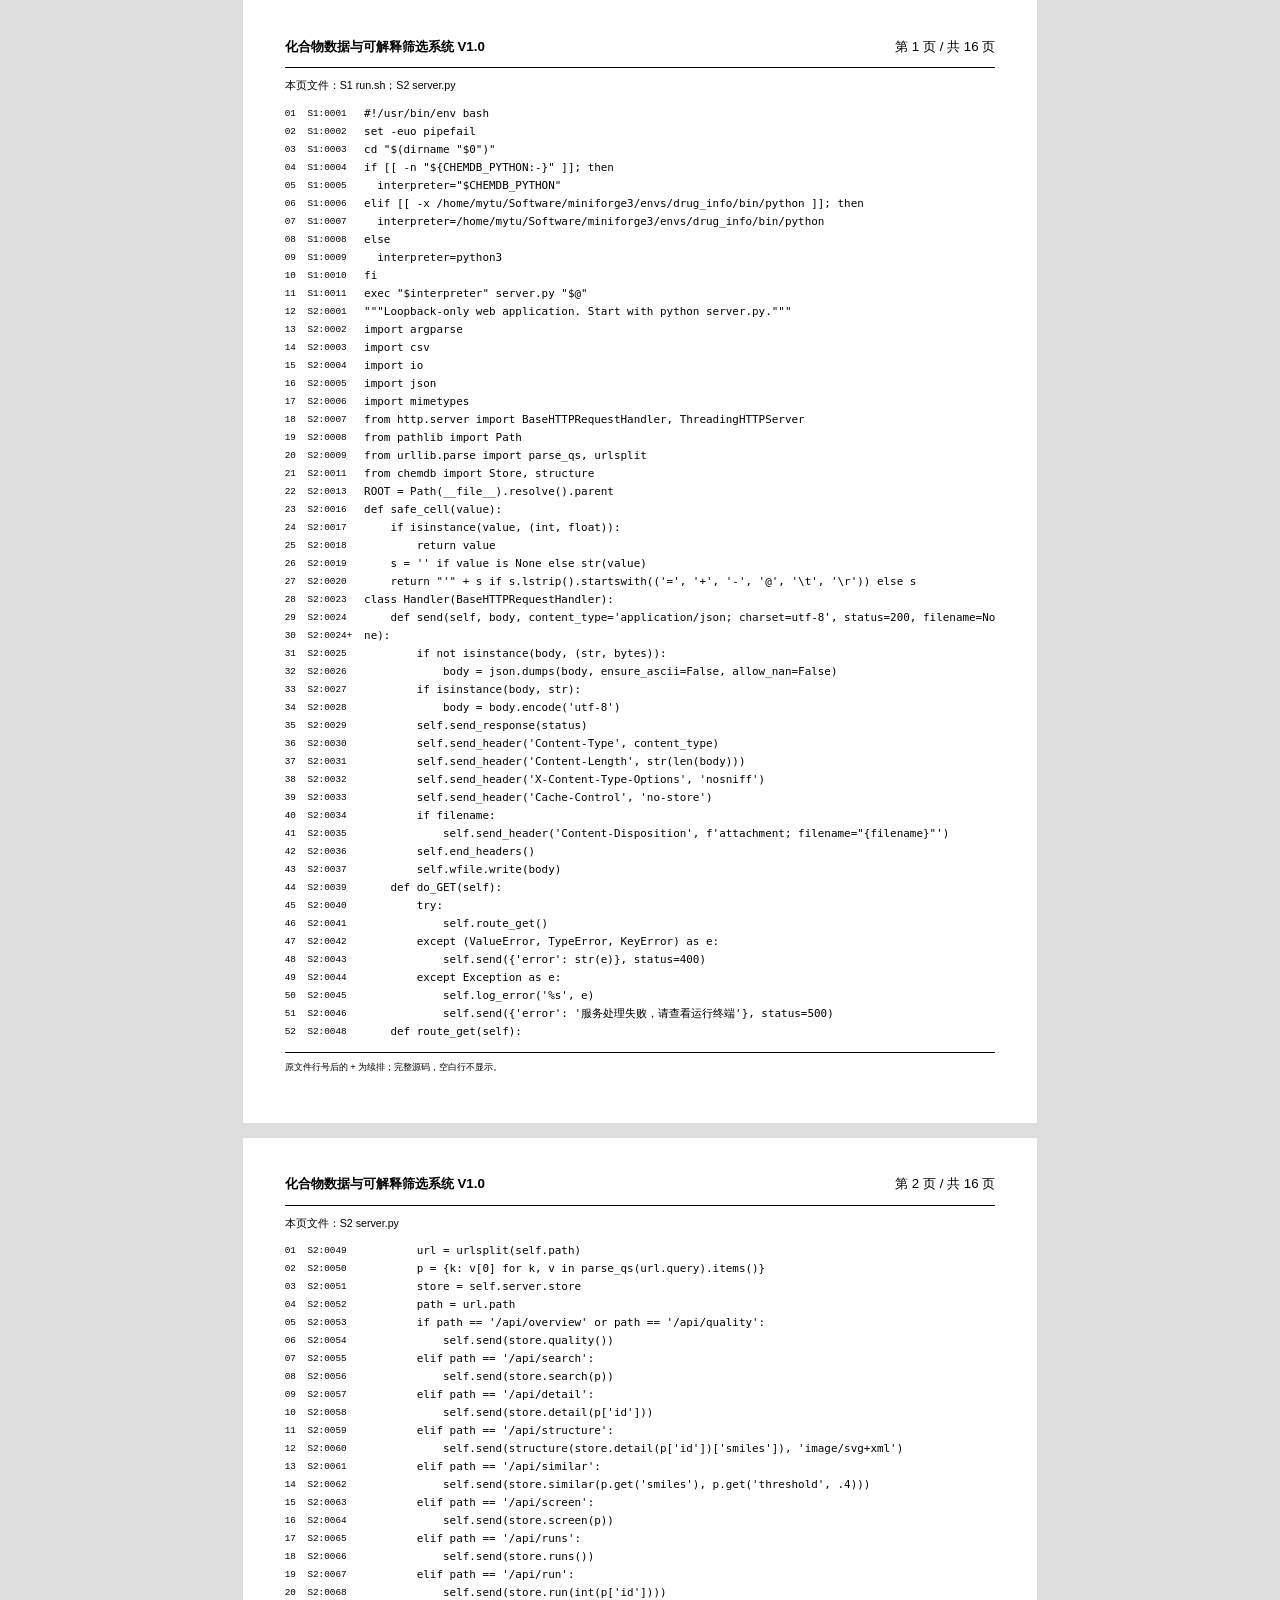
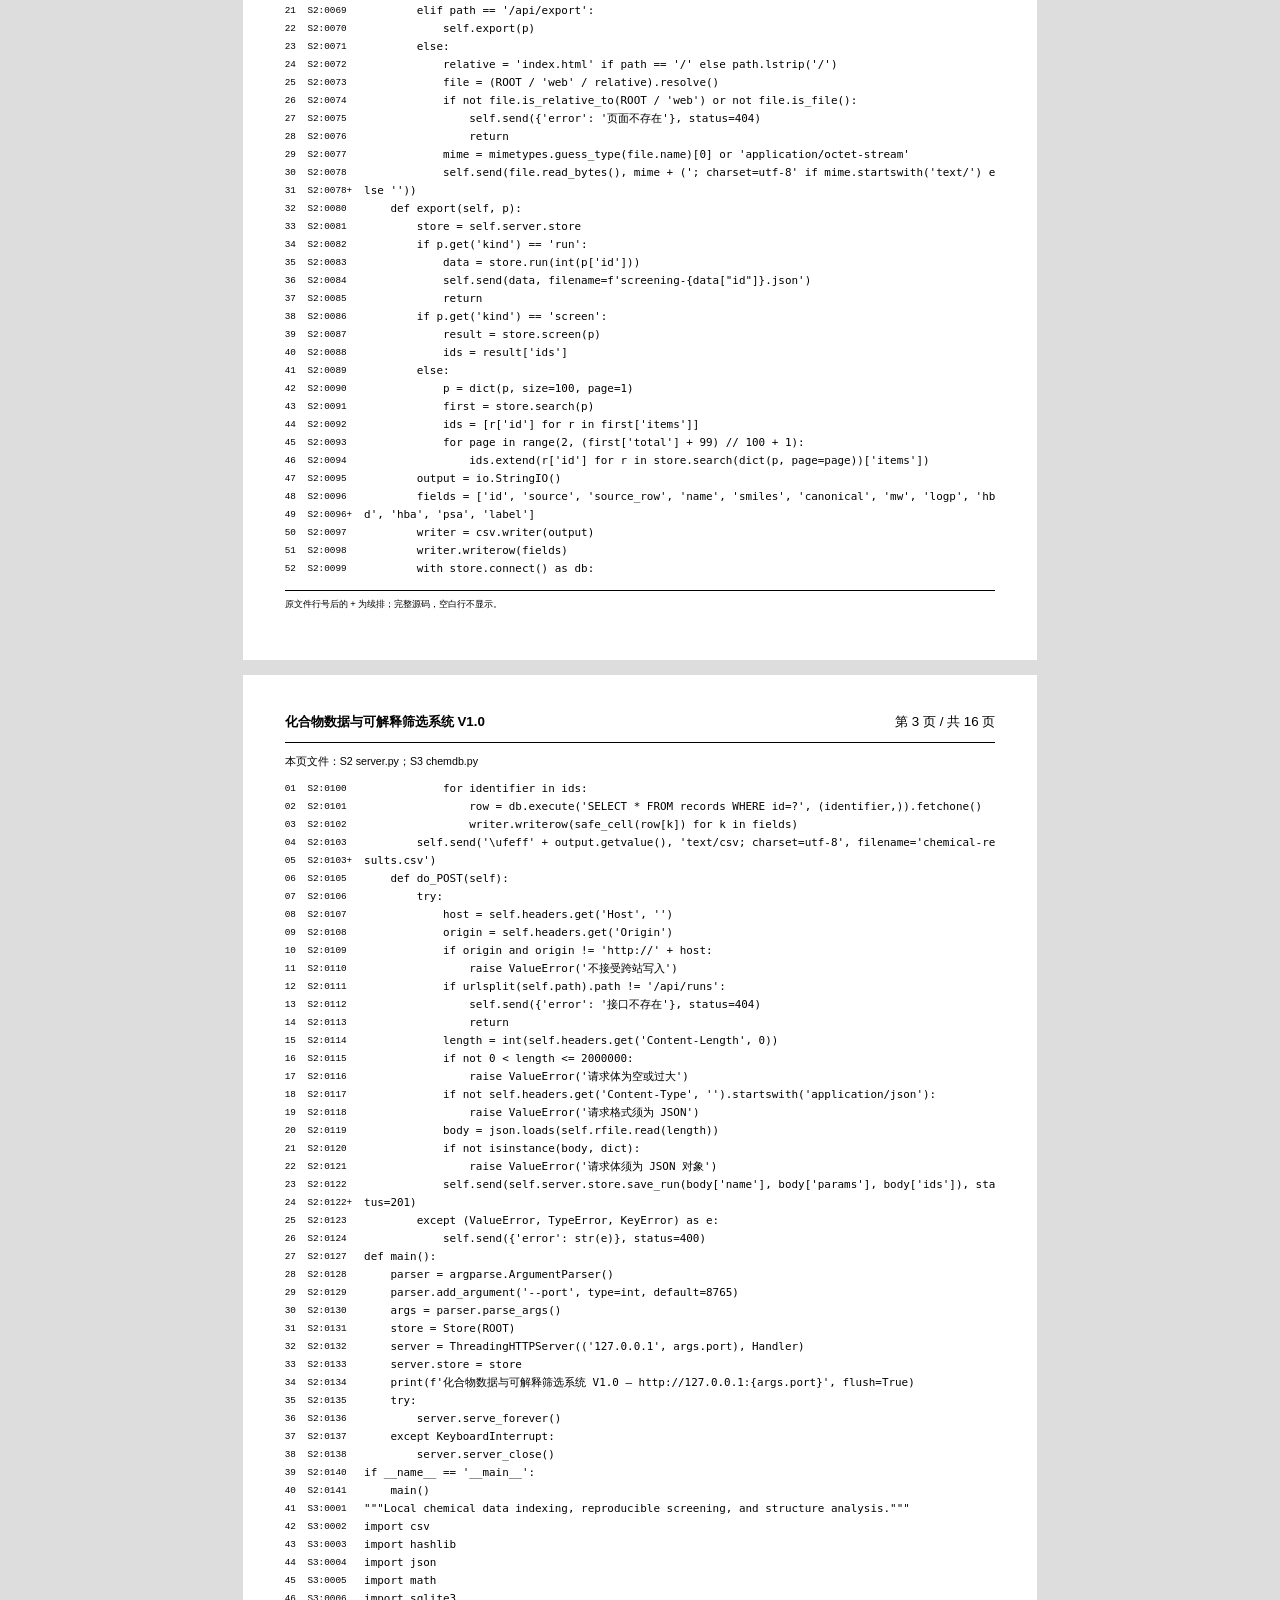
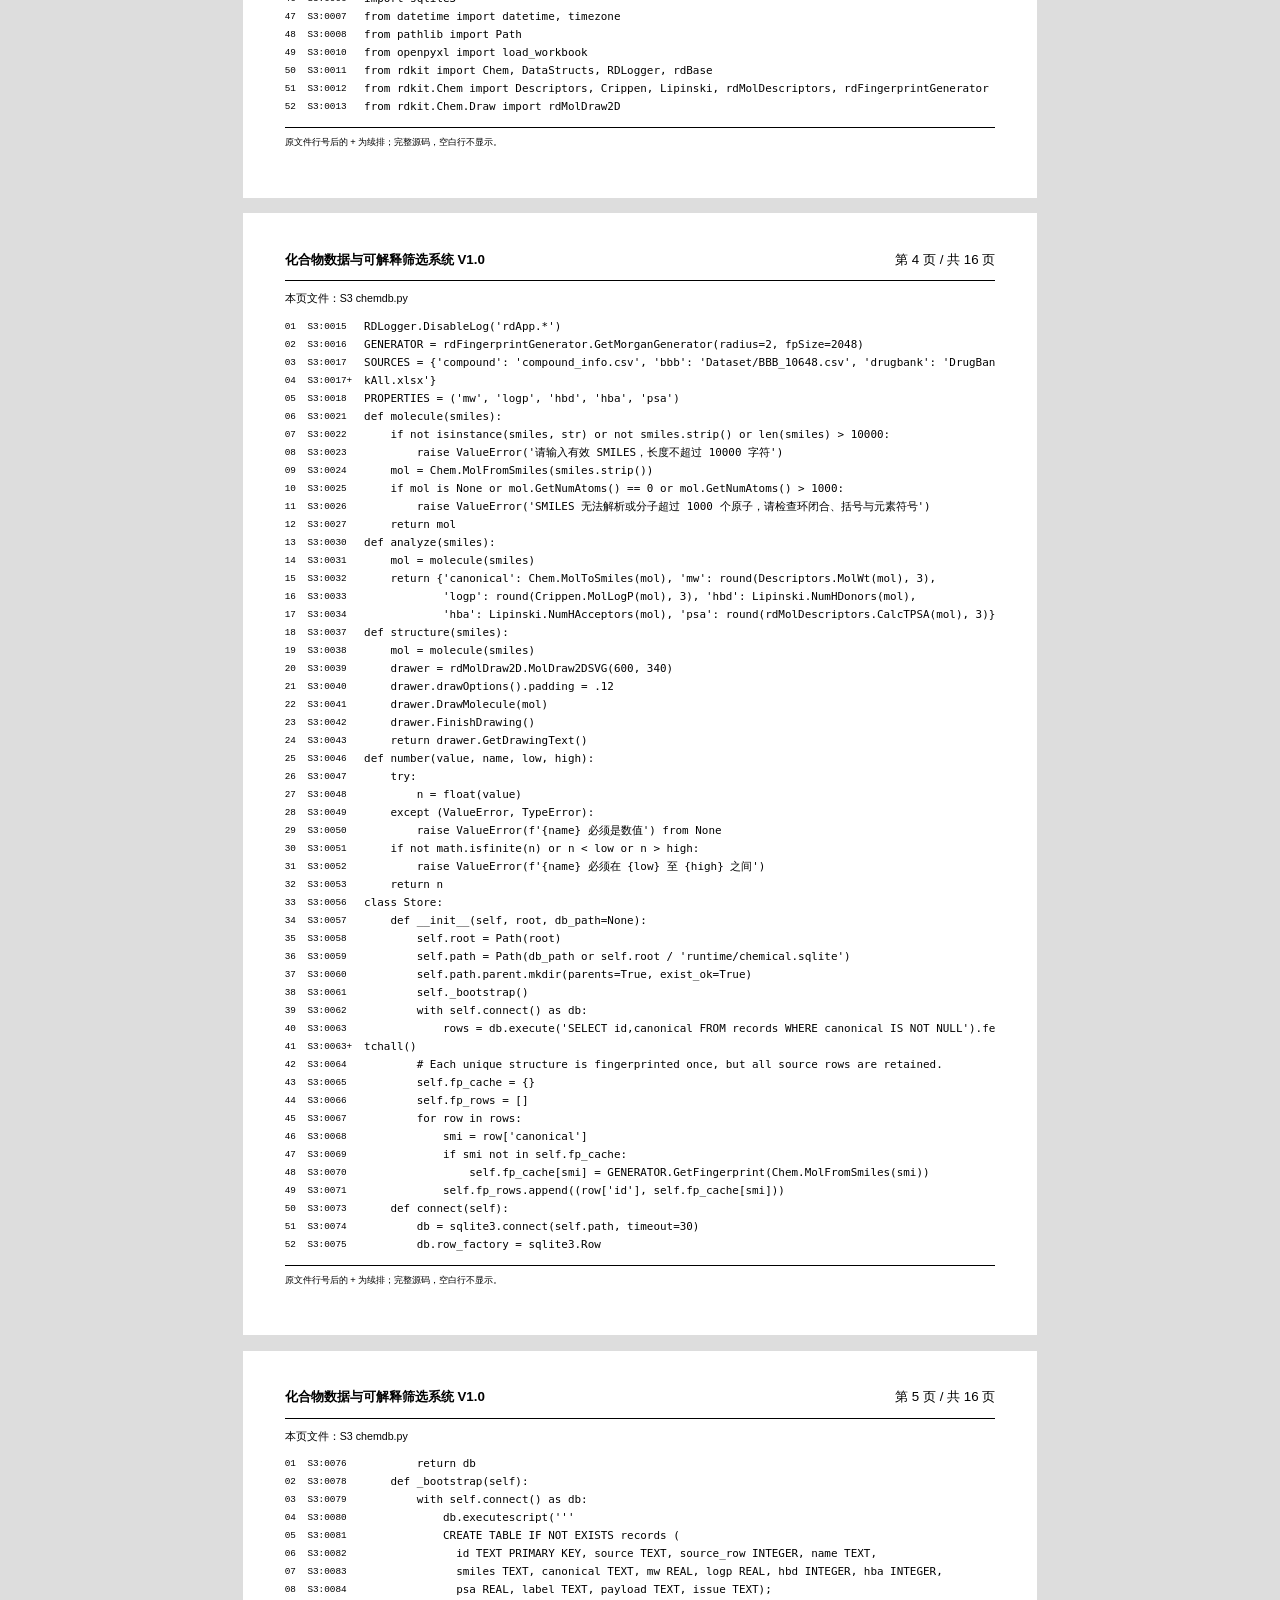
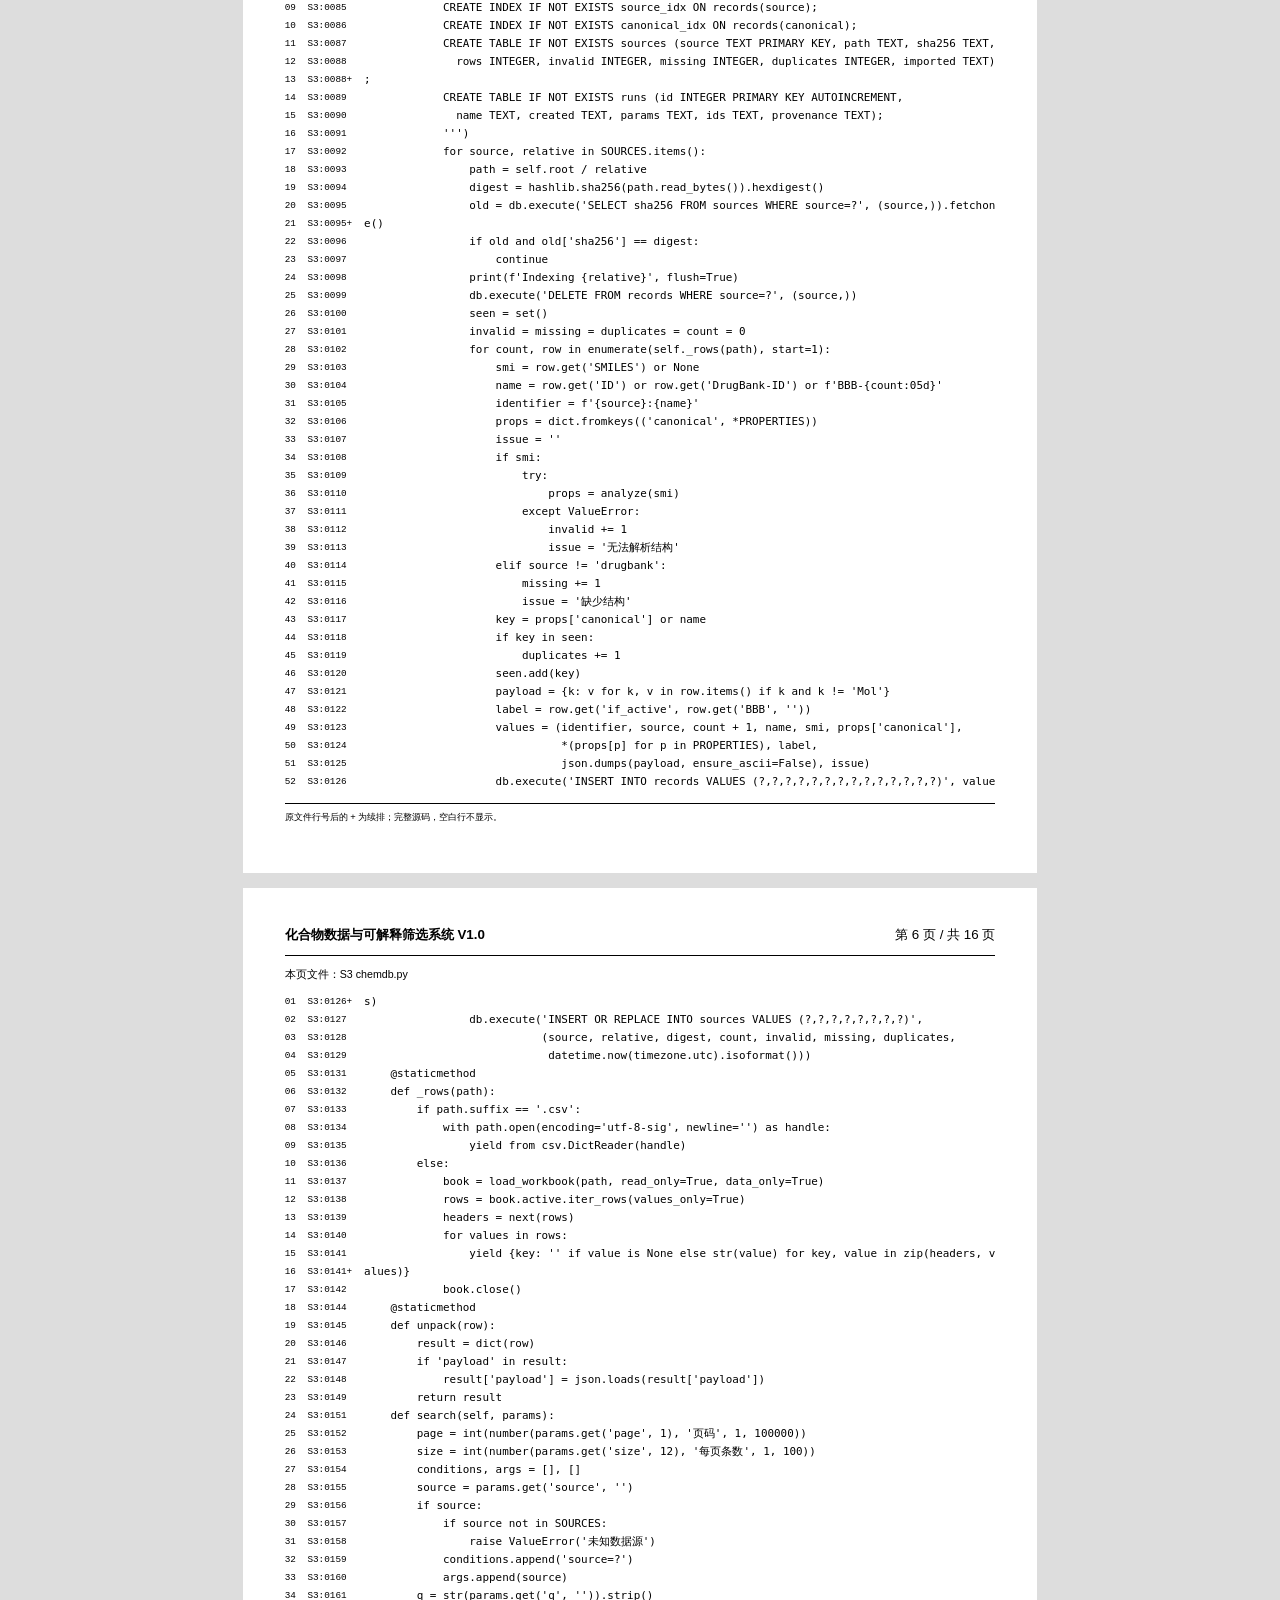
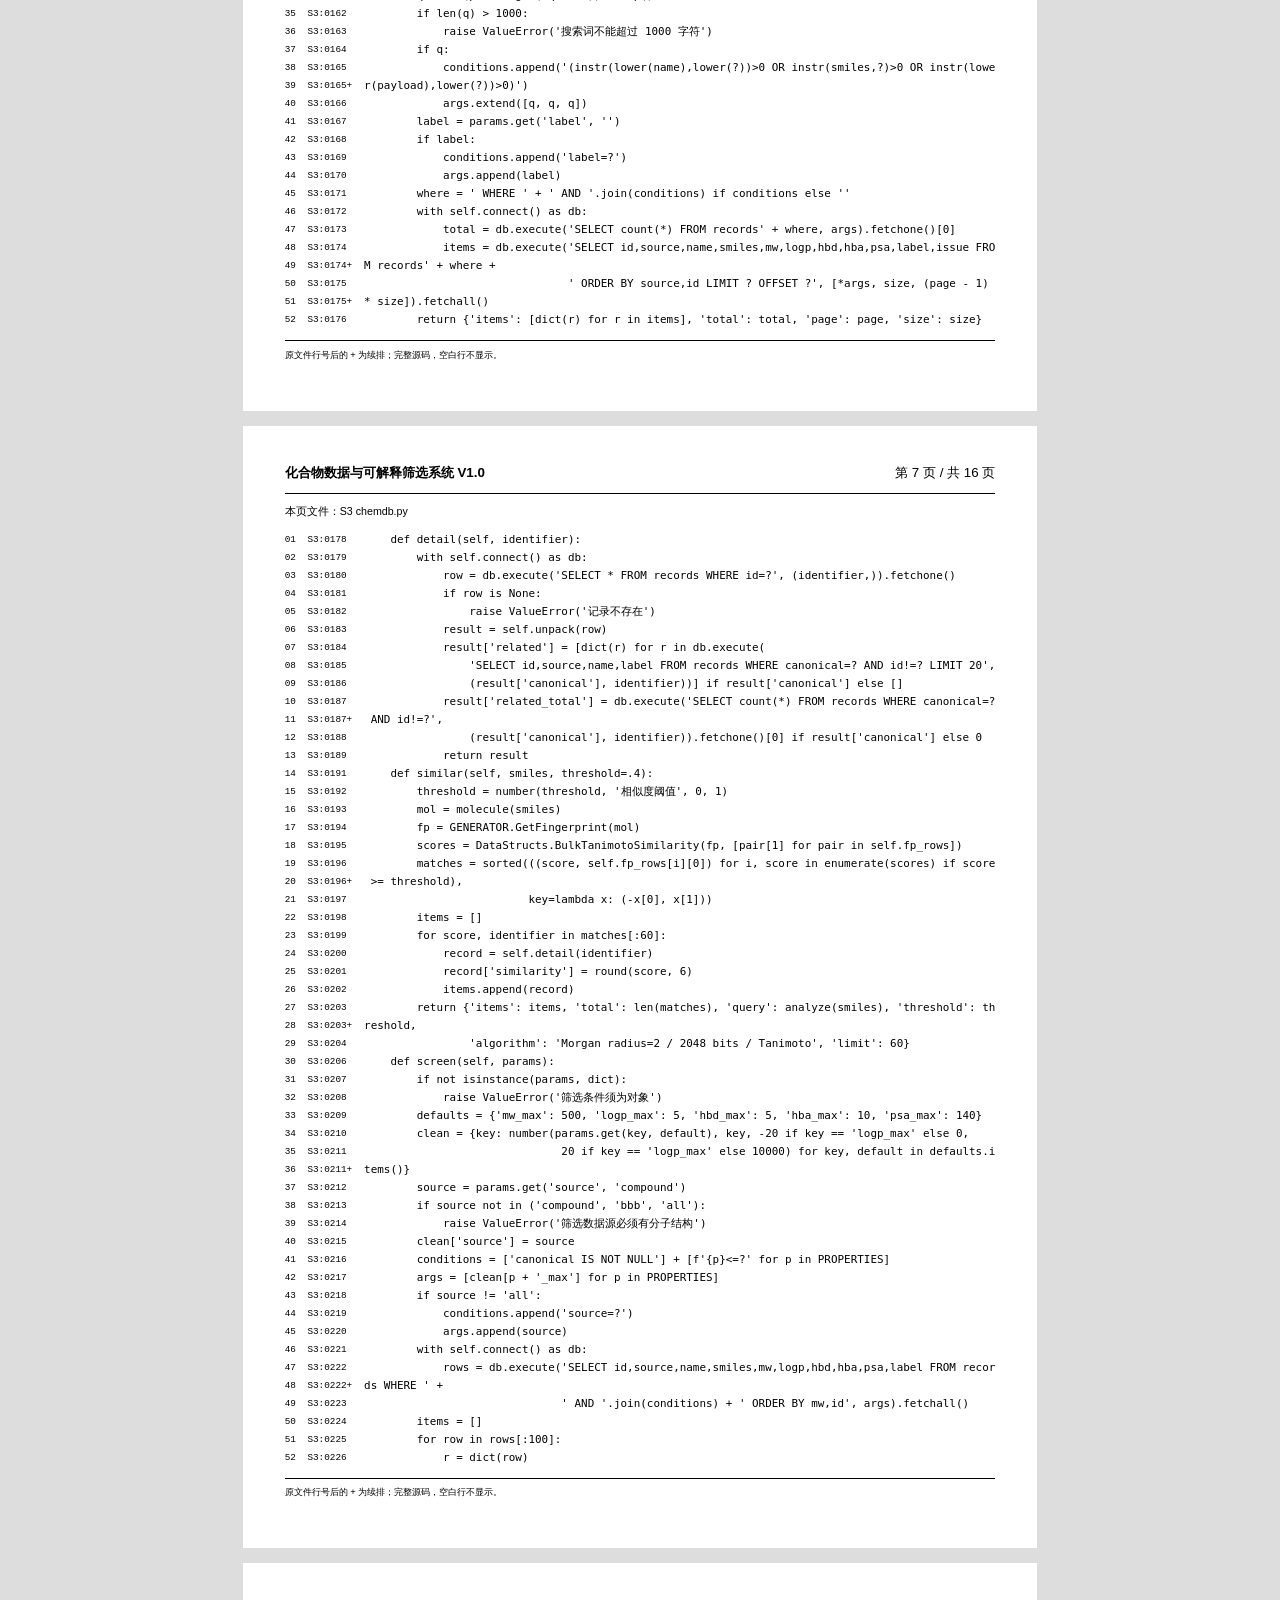
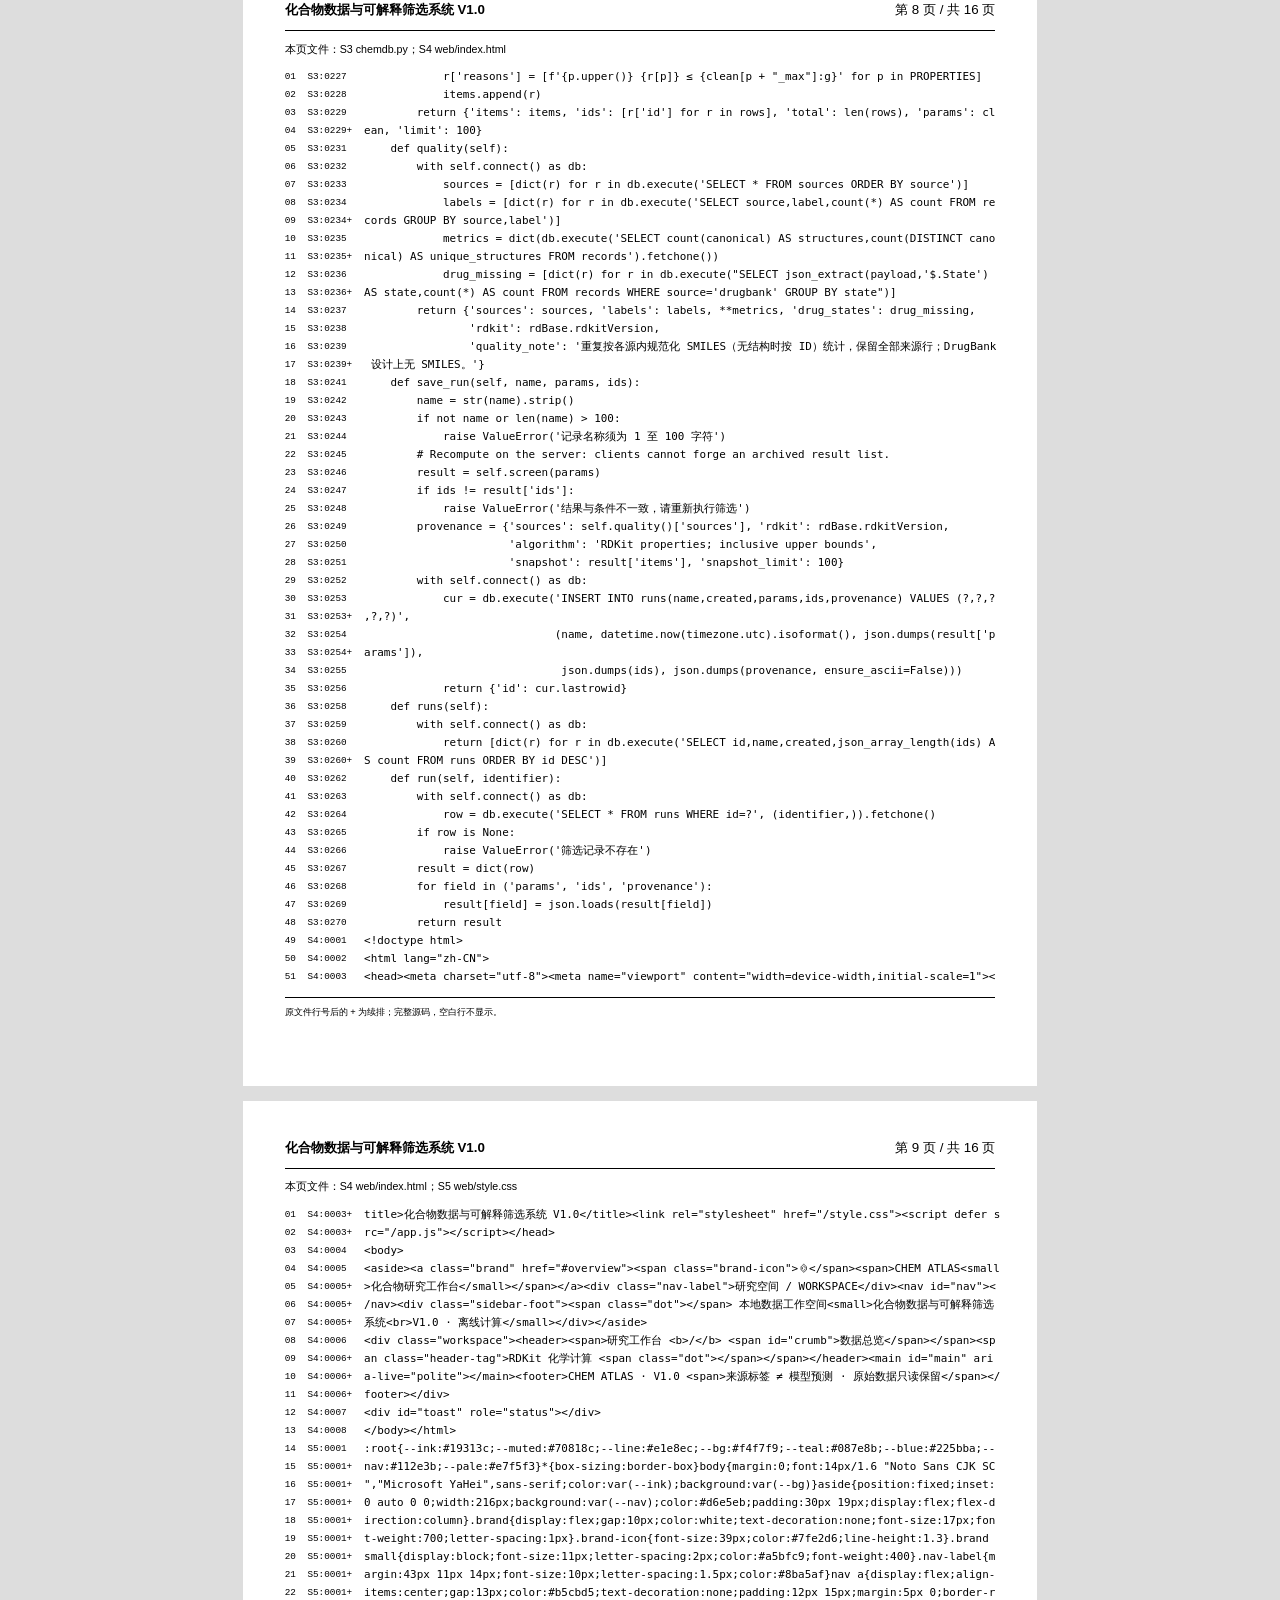
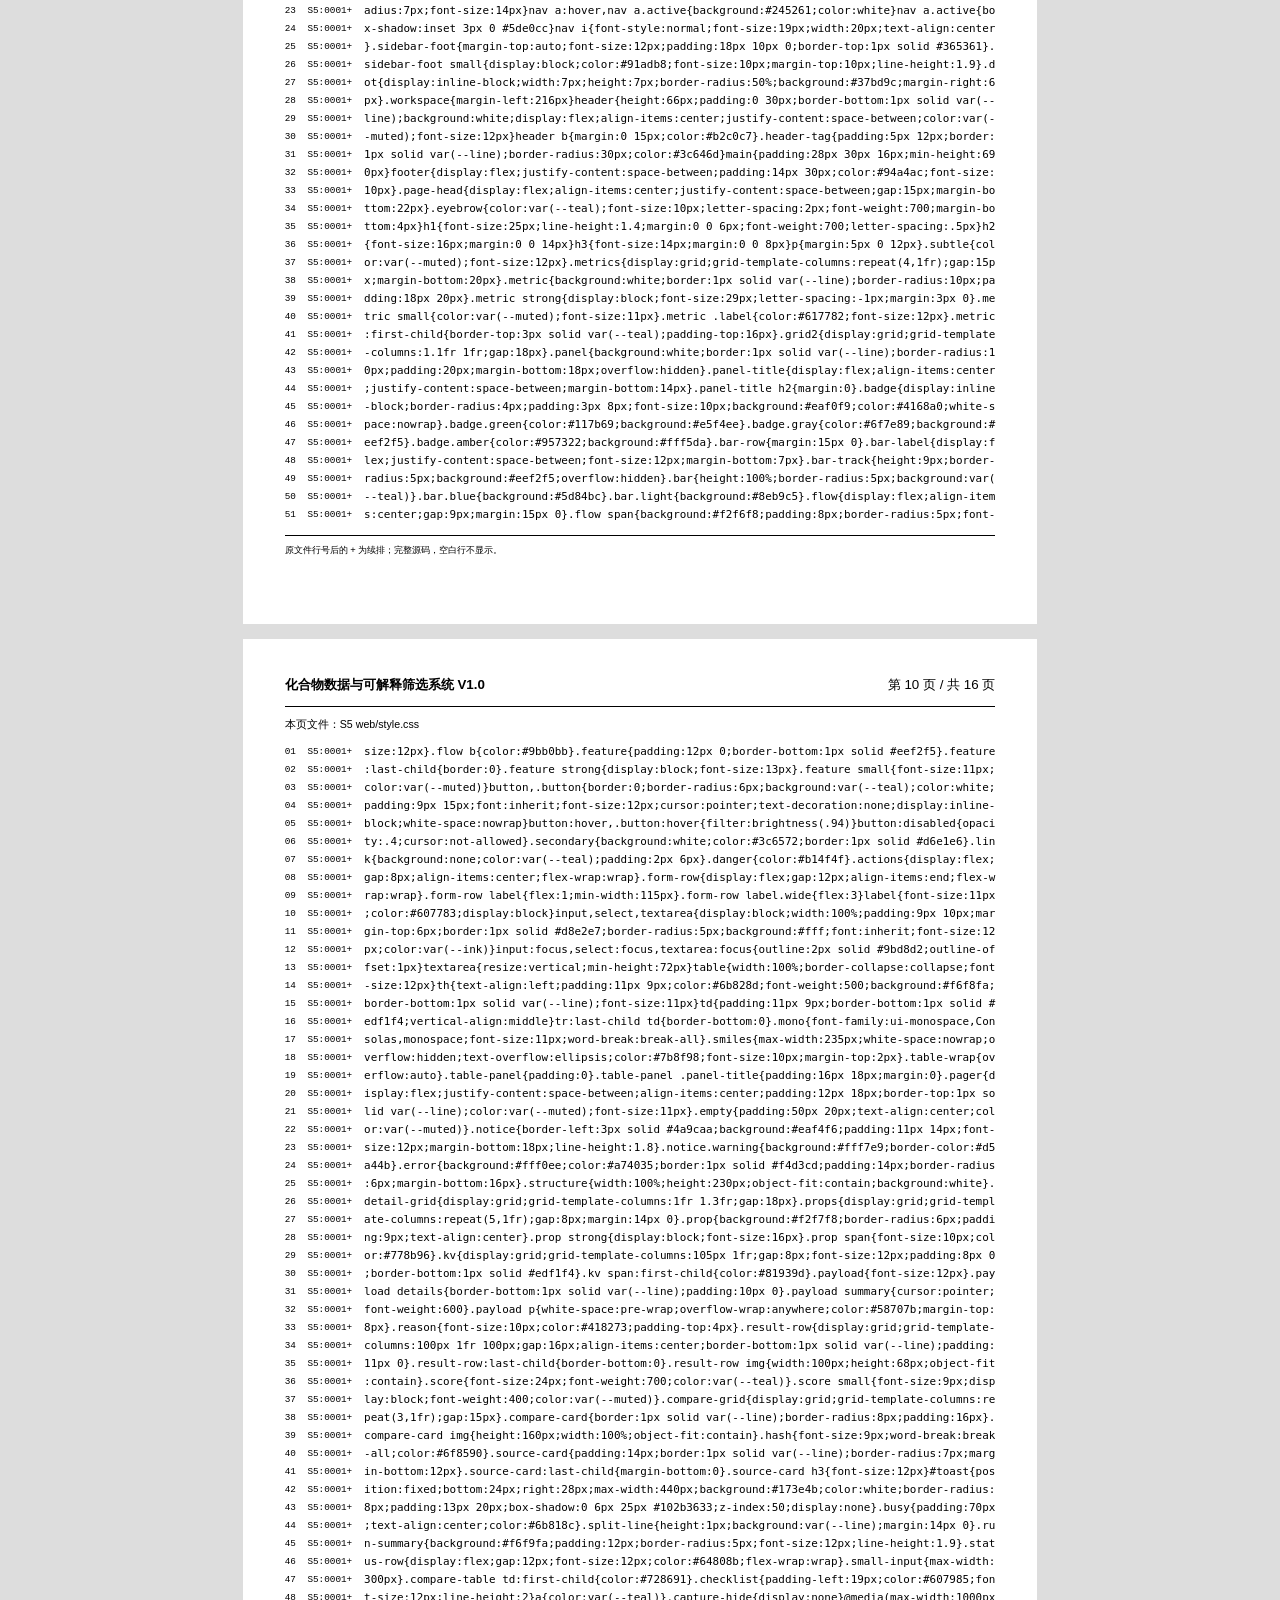
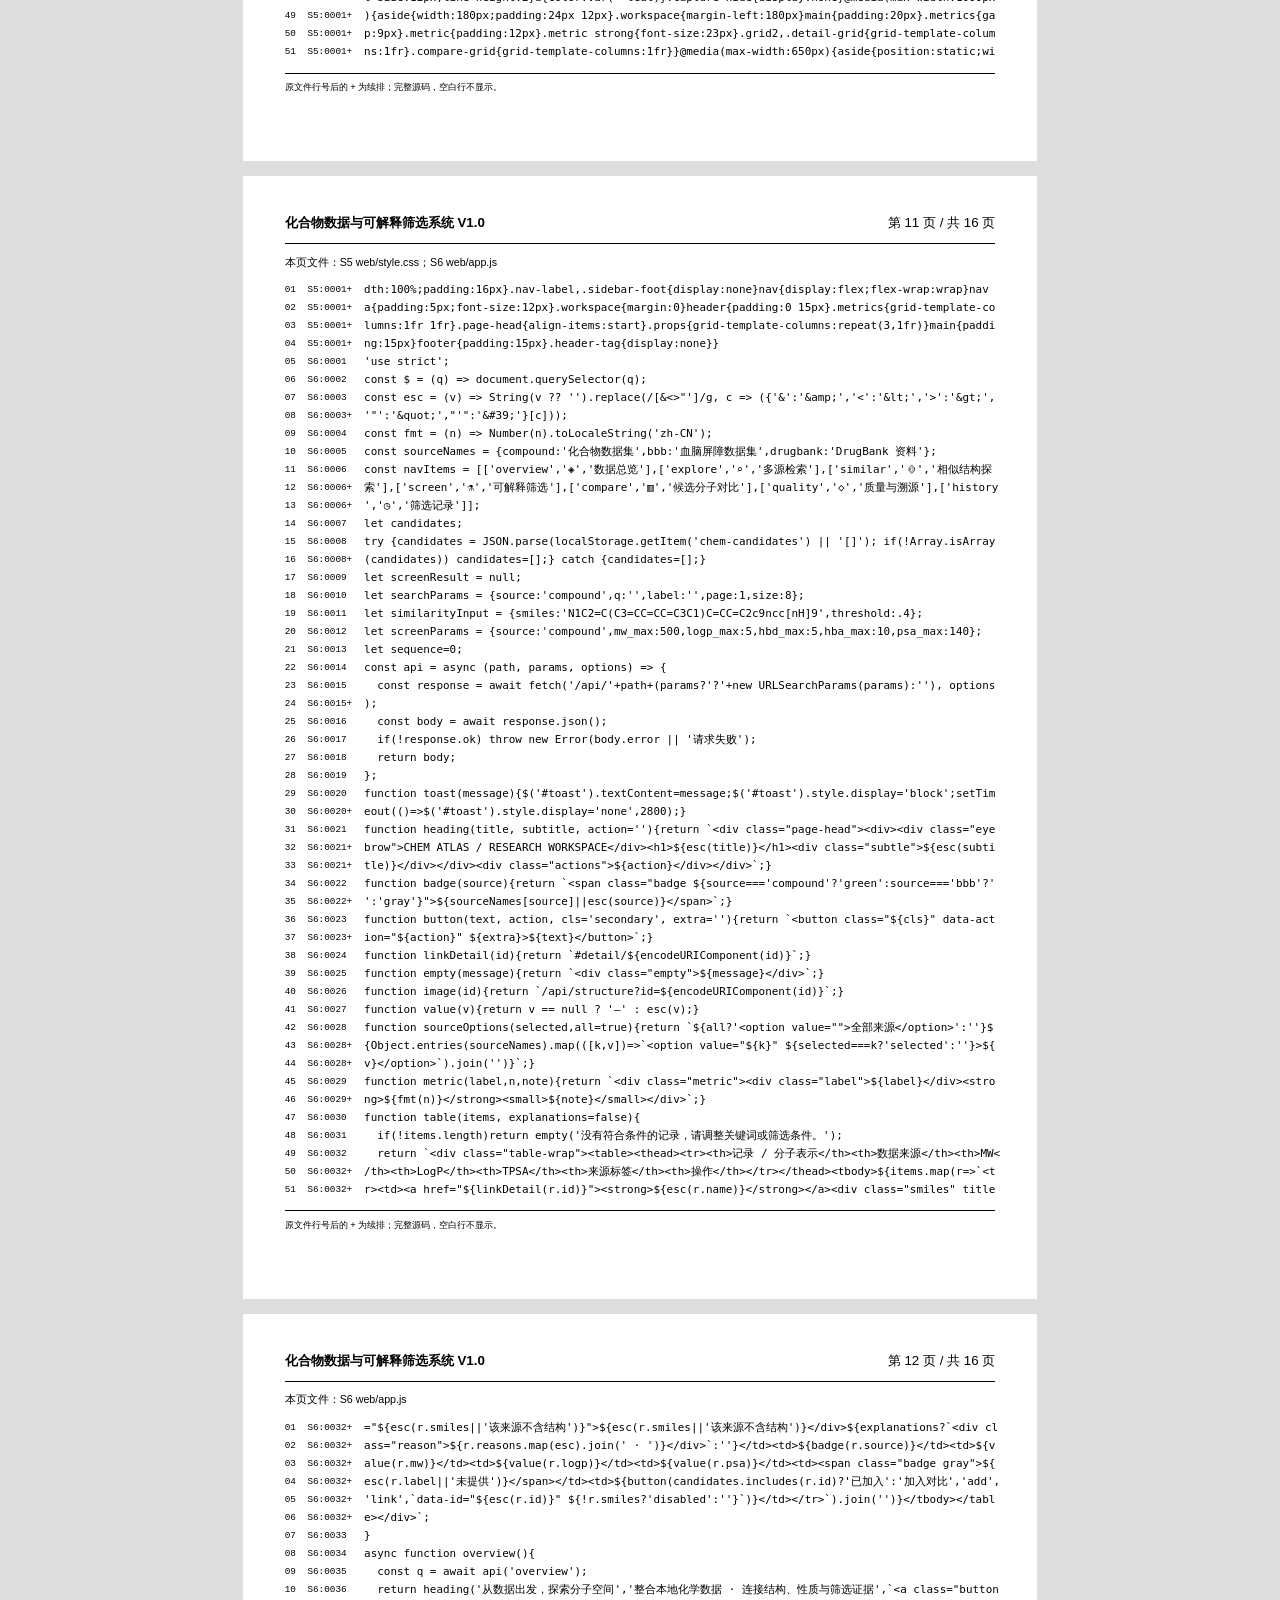
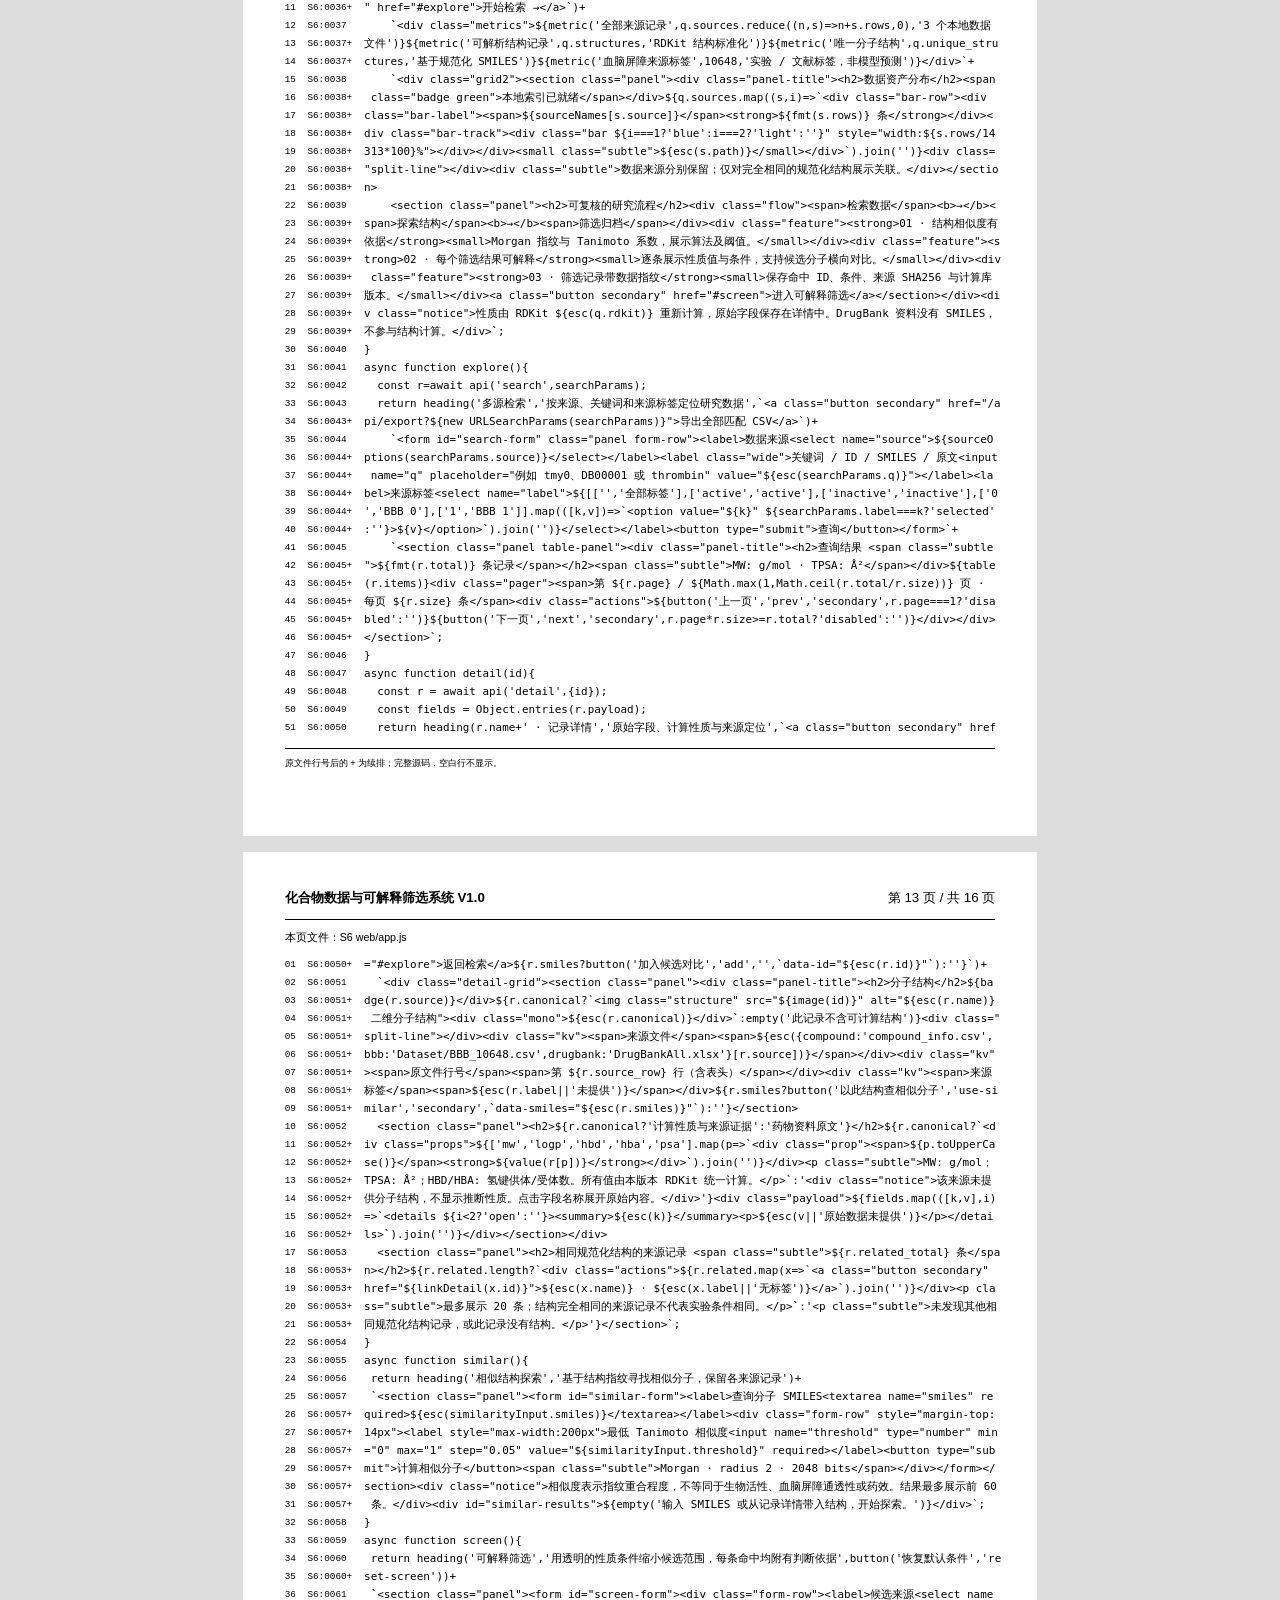
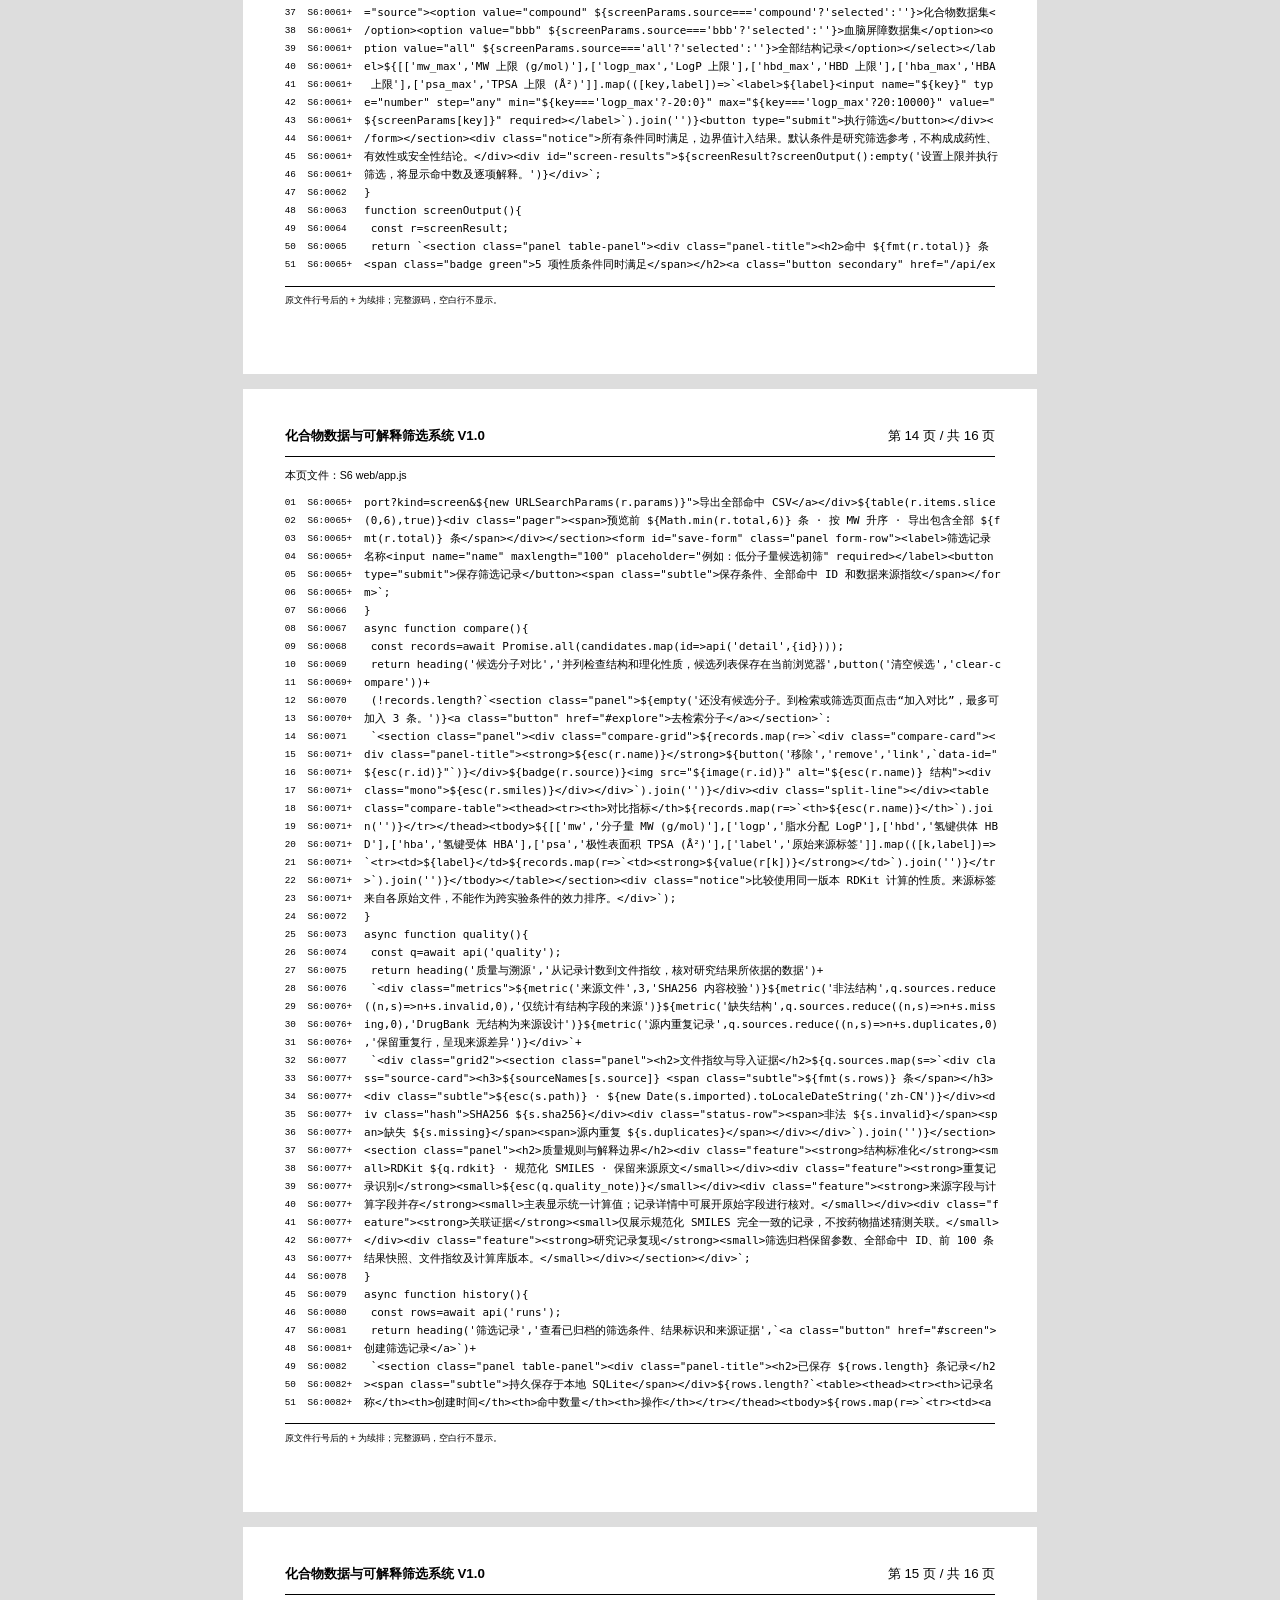
<file: deliverables/program-material/化合物数据与可解释筛选系统V1.0_程序鉴别材料.html>
<!doctype html><html lang="zh-CN"><head><meta charset="utf-8"><title>化合物数据与可解释筛选系统V1.0_程序鉴别材料</title><style>@page{size:A4;margin:0}body{background:#ddd;margin:0}section{background:white;box-sizing:border-box;width:210mm;height:297mm;padding:10mm 11mm;break-after:page;margin:0 auto 4mm}header{display:flex;justify-content:space-between;border-bottom:1px solid black;font:10pt sans-serif;padding-bottom:3mm}p{font:8pt sans-serif;margin:3mm 0}.row{display:grid;grid-template-columns:6mm 15mm 1fr;line-height:13.5pt;font:7pt/13.5pt monospace}.row code{white-space:pre;font:8.2pt/13.5pt "DejaVu Sans Mono","Droid Sans Fallback",monospace}footer{font:7pt sans-serif;border-top:1px solid black;margin-top:3mm;padding-top:2mm}@media print{body{background:white}section{margin:0}}</style></head><body><section><header><b>化合物数据与可解释筛选系统 V1.0</b><span>第 1 页 / 共 16 页</span></header><p>本页文件：S1 run.sh；S2 server.py</p><div class="row"><span>01</span><span>S1:0001 </span><code>#!/usr/bin/env bash</code></div><div class="row"><span>02</span><span>S1:0002 </span><code>set -euo pipefail</code></div><div class="row"><span>03</span><span>S1:0003 </span><code>cd &quot;$(dirname &quot;$0&quot;)&quot;</code></div><div class="row"><span>04</span><span>S1:0004 </span><code>if [[ -n &quot;${CHEMDB_PYTHON:-}&quot; ]]; then</code></div><div class="row"><span>05</span><span>S1:0005 </span><code>  interpreter=&quot;$CHEMDB_PYTHON&quot;</code></div><div class="row"><span>06</span><span>S1:0006 </span><code>elif [[ -x /home/mytu/Software/miniforge3/envs/drug_info/bin/python ]]; then</code></div><div class="row"><span>07</span><span>S1:0007 </span><code>  interpreter=/home/mytu/Software/miniforge3/envs/drug_info/bin/python</code></div><div class="row"><span>08</span><span>S1:0008 </span><code>else</code></div><div class="row"><span>09</span><span>S1:0009 </span><code>  interpreter=python3</code></div><div class="row"><span>10</span><span>S1:0010 </span><code>fi</code></div><div class="row"><span>11</span><span>S1:0011 </span><code>exec &quot;$interpreter&quot; server.py &quot;$@&quot;</code></div><div class="row"><span>12</span><span>S2:0001 </span><code>&quot;&quot;&quot;Loopback-only web application. Start with python server.py.&quot;&quot;&quot;</code></div><div class="row"><span>13</span><span>S2:0002 </span><code>import argparse</code></div><div class="row"><span>14</span><span>S2:0003 </span><code>import csv</code></div><div class="row"><span>15</span><span>S2:0004 </span><code>import io</code></div><div class="row"><span>16</span><span>S2:0005 </span><code>import json</code></div><div class="row"><span>17</span><span>S2:0006 </span><code>import mimetypes</code></div><div class="row"><span>18</span><span>S2:0007 </span><code>from http.server import BaseHTTPRequestHandler, ThreadingHTTPServer</code></div><div class="row"><span>19</span><span>S2:0008 </span><code>from pathlib import Path</code></div><div class="row"><span>20</span><span>S2:0009 </span><code>from urllib.parse import parse_qs, urlsplit</code></div><div class="row"><span>21</span><span>S2:0011 </span><code>from chemdb import Store, structure</code></div><div class="row"><span>22</span><span>S2:0013 </span><code>ROOT = Path(__file__).resolve().parent</code></div><div class="row"><span>23</span><span>S2:0016 </span><code>def safe_cell(value):</code></div><div class="row"><span>24</span><span>S2:0017 </span><code>    if isinstance(value, (int, float)):</code></div><div class="row"><span>25</span><span>S2:0018 </span><code>        return value</code></div><div class="row"><span>26</span><span>S2:0019 </span><code>    s = &#x27;&#x27; if value is None else str(value)</code></div><div class="row"><span>27</span><span>S2:0020 </span><code>    return &quot;&#x27;&quot; + s if s.lstrip().startswith((&#x27;=&#x27;, &#x27;+&#x27;, &#x27;-&#x27;, &#x27;@&#x27;, &#x27;\t&#x27;, &#x27;\r&#x27;)) else s</code></div><div class="row"><span>28</span><span>S2:0023 </span><code>class Handler(BaseHTTPRequestHandler):</code></div><div class="row"><span>29</span><span>S2:0024 </span><code>    def send(self, body, content_type=&#x27;application/json; charset=utf-8&#x27;, status=200, filename=No</code></div><div class="row"><span>30</span><span>S2:0024+</span><code>ne):</code></div><div class="row"><span>31</span><span>S2:0025 </span><code>        if not isinstance(body, (str, bytes)):</code></div><div class="row"><span>32</span><span>S2:0026 </span><code>            body = json.dumps(body, ensure_ascii=False, allow_nan=False)</code></div><div class="row"><span>33</span><span>S2:0027 </span><code>        if isinstance(body, str):</code></div><div class="row"><span>34</span><span>S2:0028 </span><code>            body = body.encode(&#x27;utf-8&#x27;)</code></div><div class="row"><span>35</span><span>S2:0029 </span><code>        self.send_response(status)</code></div><div class="row"><span>36</span><span>S2:0030 </span><code>        self.send_header(&#x27;Content-Type&#x27;, content_type)</code></div><div class="row"><span>37</span><span>S2:0031 </span><code>        self.send_header(&#x27;Content-Length&#x27;, str(len(body)))</code></div><div class="row"><span>38</span><span>S2:0032 </span><code>        self.send_header(&#x27;X-Content-Type-Options&#x27;, &#x27;nosniff&#x27;)</code></div><div class="row"><span>39</span><span>S2:0033 </span><code>        self.send_header(&#x27;Cache-Control&#x27;, &#x27;no-store&#x27;)</code></div><div class="row"><span>40</span><span>S2:0034 </span><code>        if filename:</code></div><div class="row"><span>41</span><span>S2:0035 </span><code>            self.send_header(&#x27;Content-Disposition&#x27;, f&#x27;attachment; filename=&quot;{filename}&quot;&#x27;)</code></div><div class="row"><span>42</span><span>S2:0036 </span><code>        self.end_headers()</code></div><div class="row"><span>43</span><span>S2:0037 </span><code>        self.wfile.write(body)</code></div><div class="row"><span>44</span><span>S2:0039 </span><code>    def do_GET(self):</code></div><div class="row"><span>45</span><span>S2:0040 </span><code>        try:</code></div><div class="row"><span>46</span><span>S2:0041 </span><code>            self.route_get()</code></div><div class="row"><span>47</span><span>S2:0042 </span><code>        except (ValueError, TypeError, KeyError) as e:</code></div><div class="row"><span>48</span><span>S2:0043 </span><code>            self.send({&#x27;error&#x27;: str(e)}, status=400)</code></div><div class="row"><span>49</span><span>S2:0044 </span><code>        except Exception as e:</code></div><div class="row"><span>50</span><span>S2:0045 </span><code>            self.log_error(&#x27;%s&#x27;, e)</code></div><div class="row"><span>51</span><span>S2:0046 </span><code>            self.send({&#x27;error&#x27;: &#x27;服务处理失败，请查看运行终端&#x27;}, status=500)</code></div><div class="row"><span>52</span><span>S2:0048 </span><code>    def route_get(self):</code></div><footer>原文件行号后的 + 为续排；完整源码，空白行不显示。</footer></section><section><header><b>化合物数据与可解释筛选系统 V1.0</b><span>第 2 页 / 共 16 页</span></header><p>本页文件：S2 server.py</p><div class="row"><span>01</span><span>S2:0049 </span><code>        url = urlsplit(self.path)</code></div><div class="row"><span>02</span><span>S2:0050 </span><code>        p = {k: v[0] for k, v in parse_qs(url.query).items()}</code></div><div class="row"><span>03</span><span>S2:0051 </span><code>        store = self.server.store</code></div><div class="row"><span>04</span><span>S2:0052 </span><code>        path = url.path</code></div><div class="row"><span>05</span><span>S2:0053 </span><code>        if path == &#x27;/api/overview&#x27; or path == &#x27;/api/quality&#x27;:</code></div><div class="row"><span>06</span><span>S2:0054 </span><code>            self.send(store.quality())</code></div><div class="row"><span>07</span><span>S2:0055 </span><code>        elif path == &#x27;/api/search&#x27;:</code></div><div class="row"><span>08</span><span>S2:0056 </span><code>            self.send(store.search(p))</code></div><div class="row"><span>09</span><span>S2:0057 </span><code>        elif path == &#x27;/api/detail&#x27;:</code></div><div class="row"><span>10</span><span>S2:0058 </span><code>            self.send(store.detail(p[&#x27;id&#x27;]))</code></div><div class="row"><span>11</span><span>S2:0059 </span><code>        elif path == &#x27;/api/structure&#x27;:</code></div><div class="row"><span>12</span><span>S2:0060 </span><code>            self.send(structure(store.detail(p[&#x27;id&#x27;])[&#x27;smiles&#x27;]), &#x27;image/svg+xml&#x27;)</code></div><div class="row"><span>13</span><span>S2:0061 </span><code>        elif path == &#x27;/api/similar&#x27;:</code></div><div class="row"><span>14</span><span>S2:0062 </span><code>            self.send(store.similar(p.get(&#x27;smiles&#x27;), p.get(&#x27;threshold&#x27;, .4)))</code></div><div class="row"><span>15</span><span>S2:0063 </span><code>        elif path == &#x27;/api/screen&#x27;:</code></div><div class="row"><span>16</span><span>S2:0064 </span><code>            self.send(store.screen(p))</code></div><div class="row"><span>17</span><span>S2:0065 </span><code>        elif path == &#x27;/api/runs&#x27;:</code></div><div class="row"><span>18</span><span>S2:0066 </span><code>            self.send(store.runs())</code></div><div class="row"><span>19</span><span>S2:0067 </span><code>        elif path == &#x27;/api/run&#x27;:</code></div><div class="row"><span>20</span><span>S2:0068 </span><code>            self.send(store.run(int(p[&#x27;id&#x27;])))</code></div><div class="row"><span>21</span><span>S2:0069 </span><code>        elif path == &#x27;/api/export&#x27;:</code></div><div class="row"><span>22</span><span>S2:0070 </span><code>            self.export(p)</code></div><div class="row"><span>23</span><span>S2:0071 </span><code>        else:</code></div><div class="row"><span>24</span><span>S2:0072 </span><code>            relative = &#x27;index.html&#x27; if path == &#x27;/&#x27; else path.lstrip(&#x27;/&#x27;)</code></div><div class="row"><span>25</span><span>S2:0073 </span><code>            file = (ROOT / &#x27;web&#x27; / relative).resolve()</code></div><div class="row"><span>26</span><span>S2:0074 </span><code>            if not file.is_relative_to(ROOT / &#x27;web&#x27;) or not file.is_file():</code></div><div class="row"><span>27</span><span>S2:0075 </span><code>                self.send({&#x27;error&#x27;: &#x27;页面不存在&#x27;}, status=404)</code></div><div class="row"><span>28</span><span>S2:0076 </span><code>                return</code></div><div class="row"><span>29</span><span>S2:0077 </span><code>            mime = mimetypes.guess_type(file.name)[0] or &#x27;application/octet-stream&#x27;</code></div><div class="row"><span>30</span><span>S2:0078 </span><code>            self.send(file.read_bytes(), mime + (&#x27;; charset=utf-8&#x27; if mime.startswith(&#x27;text/&#x27;) e</code></div><div class="row"><span>31</span><span>S2:0078+</span><code>lse &#x27;&#x27;))</code></div><div class="row"><span>32</span><span>S2:0080 </span><code>    def export(self, p):</code></div><div class="row"><span>33</span><span>S2:0081 </span><code>        store = self.server.store</code></div><div class="row"><span>34</span><span>S2:0082 </span><code>        if p.get(&#x27;kind&#x27;) == &#x27;run&#x27;:</code></div><div class="row"><span>35</span><span>S2:0083 </span><code>            data = store.run(int(p[&#x27;id&#x27;]))</code></div><div class="row"><span>36</span><span>S2:0084 </span><code>            self.send(data, filename=f&#x27;screening-{data[&quot;id&quot;]}.json&#x27;)</code></div><div class="row"><span>37</span><span>S2:0085 </span><code>            return</code></div><div class="row"><span>38</span><span>S2:0086 </span><code>        if p.get(&#x27;kind&#x27;) == &#x27;screen&#x27;:</code></div><div class="row"><span>39</span><span>S2:0087 </span><code>            result = store.screen(p)</code></div><div class="row"><span>40</span><span>S2:0088 </span><code>            ids = result[&#x27;ids&#x27;]</code></div><div class="row"><span>41</span><span>S2:0089 </span><code>        else:</code></div><div class="row"><span>42</span><span>S2:0090 </span><code>            p = dict(p, size=100, page=1)</code></div><div class="row"><span>43</span><span>S2:0091 </span><code>            first = store.search(p)</code></div><div class="row"><span>44</span><span>S2:0092 </span><code>            ids = [r[&#x27;id&#x27;] for r in first[&#x27;items&#x27;]]</code></div><div class="row"><span>45</span><span>S2:0093 </span><code>            for page in range(2, (first[&#x27;total&#x27;] + 99) // 100 + 1):</code></div><div class="row"><span>46</span><span>S2:0094 </span><code>                ids.extend(r[&#x27;id&#x27;] for r in store.search(dict(p, page=page))[&#x27;items&#x27;])</code></div><div class="row"><span>47</span><span>S2:0095 </span><code>        output = io.StringIO()</code></div><div class="row"><span>48</span><span>S2:0096 </span><code>        fields = [&#x27;id&#x27;, &#x27;source&#x27;, &#x27;source_row&#x27;, &#x27;name&#x27;, &#x27;smiles&#x27;, &#x27;canonical&#x27;, &#x27;mw&#x27;, &#x27;logp&#x27;, &#x27;hb</code></div><div class="row"><span>49</span><span>S2:0096+</span><code>d&#x27;, &#x27;hba&#x27;, &#x27;psa&#x27;, &#x27;label&#x27;]</code></div><div class="row"><span>50</span><span>S2:0097 </span><code>        writer = csv.writer(output)</code></div><div class="row"><span>51</span><span>S2:0098 </span><code>        writer.writerow(fields)</code></div><div class="row"><span>52</span><span>S2:0099 </span><code>        with store.connect() as db:</code></div><footer>原文件行号后的 + 为续排；完整源码，空白行不显示。</footer></section><section><header><b>化合物数据与可解释筛选系统 V1.0</b><span>第 3 页 / 共 16 页</span></header><p>本页文件：S2 server.py；S3 chemdb.py</p><div class="row"><span>01</span><span>S2:0100 </span><code>            for identifier in ids:</code></div><div class="row"><span>02</span><span>S2:0101 </span><code>                row = db.execute(&#x27;SELECT * FROM records WHERE id=?&#x27;, (identifier,)).fetchone()</code></div><div class="row"><span>03</span><span>S2:0102 </span><code>                writer.writerow(safe_cell(row[k]) for k in fields)</code></div><div class="row"><span>04</span><span>S2:0103 </span><code>        self.send(&#x27;\ufeff&#x27; + output.getvalue(), &#x27;text/csv; charset=utf-8&#x27;, filename=&#x27;chemical-re</code></div><div class="row"><span>05</span><span>S2:0103+</span><code>sults.csv&#x27;)</code></div><div class="row"><span>06</span><span>S2:0105 </span><code>    def do_POST(self):</code></div><div class="row"><span>07</span><span>S2:0106 </span><code>        try:</code></div><div class="row"><span>08</span><span>S2:0107 </span><code>            host = self.headers.get(&#x27;Host&#x27;, &#x27;&#x27;)</code></div><div class="row"><span>09</span><span>S2:0108 </span><code>            origin = self.headers.get(&#x27;Origin&#x27;)</code></div><div class="row"><span>10</span><span>S2:0109 </span><code>            if origin and origin != &#x27;http://&#x27; + host:</code></div><div class="row"><span>11</span><span>S2:0110 </span><code>                raise ValueError(&#x27;不接受跨站写入&#x27;)</code></div><div class="row"><span>12</span><span>S2:0111 </span><code>            if urlsplit(self.path).path != &#x27;/api/runs&#x27;:</code></div><div class="row"><span>13</span><span>S2:0112 </span><code>                self.send({&#x27;error&#x27;: &#x27;接口不存在&#x27;}, status=404)</code></div><div class="row"><span>14</span><span>S2:0113 </span><code>                return</code></div><div class="row"><span>15</span><span>S2:0114 </span><code>            length = int(self.headers.get(&#x27;Content-Length&#x27;, 0))</code></div><div class="row"><span>16</span><span>S2:0115 </span><code>            if not 0 &lt; length &lt;= 2000000:</code></div><div class="row"><span>17</span><span>S2:0116 </span><code>                raise ValueError(&#x27;请求体为空或过大&#x27;)</code></div><div class="row"><span>18</span><span>S2:0117 </span><code>            if not self.headers.get(&#x27;Content-Type&#x27;, &#x27;&#x27;).startswith(&#x27;application/json&#x27;):</code></div><div class="row"><span>19</span><span>S2:0118 </span><code>                raise ValueError(&#x27;请求格式须为 JSON&#x27;)</code></div><div class="row"><span>20</span><span>S2:0119 </span><code>            body = json.loads(self.rfile.read(length))</code></div><div class="row"><span>21</span><span>S2:0120 </span><code>            if not isinstance(body, dict):</code></div><div class="row"><span>22</span><span>S2:0121 </span><code>                raise ValueError(&#x27;请求体须为 JSON 对象&#x27;)</code></div><div class="row"><span>23</span><span>S2:0122 </span><code>            self.send(self.server.store.save_run(body[&#x27;name&#x27;], body[&#x27;params&#x27;], body[&#x27;ids&#x27;]), sta</code></div><div class="row"><span>24</span><span>S2:0122+</span><code>tus=201)</code></div><div class="row"><span>25</span><span>S2:0123 </span><code>        except (ValueError, TypeError, KeyError) as e:</code></div><div class="row"><span>26</span><span>S2:0124 </span><code>            self.send({&#x27;error&#x27;: str(e)}, status=400)</code></div><div class="row"><span>27</span><span>S2:0127 </span><code>def main():</code></div><div class="row"><span>28</span><span>S2:0128 </span><code>    parser = argparse.ArgumentParser()</code></div><div class="row"><span>29</span><span>S2:0129 </span><code>    parser.add_argument(&#x27;--port&#x27;, type=int, default=8765)</code></div><div class="row"><span>30</span><span>S2:0130 </span><code>    args = parser.parse_args()</code></div><div class="row"><span>31</span><span>S2:0131 </span><code>    store = Store(ROOT)</code></div><div class="row"><span>32</span><span>S2:0132 </span><code>    server = ThreadingHTTPServer((&#x27;127.0.0.1&#x27;, args.port), Handler)</code></div><div class="row"><span>33</span><span>S2:0133 </span><code>    server.store = store</code></div><div class="row"><span>34</span><span>S2:0134 </span><code>    print(f&#x27;化合物数据与可解释筛选系统 V1.0 — http://127.0.0.1:{args.port}&#x27;, flush=True)</code></div><div class="row"><span>35</span><span>S2:0135 </span><code>    try:</code></div><div class="row"><span>36</span><span>S2:0136 </span><code>        server.serve_forever()</code></div><div class="row"><span>37</span><span>S2:0137 </span><code>    except KeyboardInterrupt:</code></div><div class="row"><span>38</span><span>S2:0138 </span><code>        server.server_close()</code></div><div class="row"><span>39</span><span>S2:0140 </span><code>if __name__ == &#x27;__main__&#x27;:</code></div><div class="row"><span>40</span><span>S2:0141 </span><code>    main()</code></div><div class="row"><span>41</span><span>S3:0001 </span><code>&quot;&quot;&quot;Local chemical data indexing, reproducible screening, and structure analysis.&quot;&quot;&quot;</code></div><div class="row"><span>42</span><span>S3:0002 </span><code>import csv</code></div><div class="row"><span>43</span><span>S3:0003 </span><code>import hashlib</code></div><div class="row"><span>44</span><span>S3:0004 </span><code>import json</code></div><div class="row"><span>45</span><span>S3:0005 </span><code>import math</code></div><div class="row"><span>46</span><span>S3:0006 </span><code>import sqlite3</code></div><div class="row"><span>47</span><span>S3:0007 </span><code>from datetime import datetime, timezone</code></div><div class="row"><span>48</span><span>S3:0008 </span><code>from pathlib import Path</code></div><div class="row"><span>49</span><span>S3:0010 </span><code>from openpyxl import load_workbook</code></div><div class="row"><span>50</span><span>S3:0011 </span><code>from rdkit import Chem, DataStructs, RDLogger, rdBase</code></div><div class="row"><span>51</span><span>S3:0012 </span><code>from rdkit.Chem import Descriptors, Crippen, Lipinski, rdMolDescriptors, rdFingerprintGenerator</code></div><div class="row"><span>52</span><span>S3:0013 </span><code>from rdkit.Chem.Draw import rdMolDraw2D</code></div><footer>原文件行号后的 + 为续排；完整源码，空白行不显示。</footer></section><section><header><b>化合物数据与可解释筛选系统 V1.0</b><span>第 4 页 / 共 16 页</span></header><p>本页文件：S3 chemdb.py</p><div class="row"><span>01</span><span>S3:0015 </span><code>RDLogger.DisableLog(&#x27;rdApp.*&#x27;)</code></div><div class="row"><span>02</span><span>S3:0016 </span><code>GENERATOR = rdFingerprintGenerator.GetMorganGenerator(radius=2, fpSize=2048)</code></div><div class="row"><span>03</span><span>S3:0017 </span><code>SOURCES = {&#x27;compound&#x27;: &#x27;compound_info.csv&#x27;, &#x27;bbb&#x27;: &#x27;Dataset/BBB_10648.csv&#x27;, &#x27;drugbank&#x27;: &#x27;DrugBan</code></div><div class="row"><span>04</span><span>S3:0017+</span><code>kAll.xlsx&#x27;}</code></div><div class="row"><span>05</span><span>S3:0018 </span><code>PROPERTIES = (&#x27;mw&#x27;, &#x27;logp&#x27;, &#x27;hbd&#x27;, &#x27;hba&#x27;, &#x27;psa&#x27;)</code></div><div class="row"><span>06</span><span>S3:0021 </span><code>def molecule(smiles):</code></div><div class="row"><span>07</span><span>S3:0022 </span><code>    if not isinstance(smiles, str) or not smiles.strip() or len(smiles) &gt; 10000:</code></div><div class="row"><span>08</span><span>S3:0023 </span><code>        raise ValueError(&#x27;请输入有效 SMILES，长度不超过 10000 字符&#x27;)</code></div><div class="row"><span>09</span><span>S3:0024 </span><code>    mol = Chem.MolFromSmiles(smiles.strip())</code></div><div class="row"><span>10</span><span>S3:0025 </span><code>    if mol is None or mol.GetNumAtoms() == 0 or mol.GetNumAtoms() &gt; 1000:</code></div><div class="row"><span>11</span><span>S3:0026 </span><code>        raise ValueError(&#x27;SMILES 无法解析或分子超过 1000 个原子，请检查环闭合、括号与元素符号&#x27;)</code></div><div class="row"><span>12</span><span>S3:0027 </span><code>    return mol</code></div><div class="row"><span>13</span><span>S3:0030 </span><code>def analyze(smiles):</code></div><div class="row"><span>14</span><span>S3:0031 </span><code>    mol = molecule(smiles)</code></div><div class="row"><span>15</span><span>S3:0032 </span><code>    return {&#x27;canonical&#x27;: Chem.MolToSmiles(mol), &#x27;mw&#x27;: round(Descriptors.MolWt(mol), 3),</code></div><div class="row"><span>16</span><span>S3:0033 </span><code>            &#x27;logp&#x27;: round(Crippen.MolLogP(mol), 3), &#x27;hbd&#x27;: Lipinski.NumHDonors(mol),</code></div><div class="row"><span>17</span><span>S3:0034 </span><code>            &#x27;hba&#x27;: Lipinski.NumHAcceptors(mol), &#x27;psa&#x27;: round(rdMolDescriptors.CalcTPSA(mol), 3)}</code></div><div class="row"><span>18</span><span>S3:0037 </span><code>def structure(smiles):</code></div><div class="row"><span>19</span><span>S3:0038 </span><code>    mol = molecule(smiles)</code></div><div class="row"><span>20</span><span>S3:0039 </span><code>    drawer = rdMolDraw2D.MolDraw2DSVG(600, 340)</code></div><div class="row"><span>21</span><span>S3:0040 </span><code>    drawer.drawOptions().padding = .12</code></div><div class="row"><span>22</span><span>S3:0041 </span><code>    drawer.DrawMolecule(mol)</code></div><div class="row"><span>23</span><span>S3:0042 </span><code>    drawer.FinishDrawing()</code></div><div class="row"><span>24</span><span>S3:0043 </span><code>    return drawer.GetDrawingText()</code></div><div class="row"><span>25</span><span>S3:0046 </span><code>def number(value, name, low, high):</code></div><div class="row"><span>26</span><span>S3:0047 </span><code>    try:</code></div><div class="row"><span>27</span><span>S3:0048 </span><code>        n = float(value)</code></div><div class="row"><span>28</span><span>S3:0049 </span><code>    except (ValueError, TypeError):</code></div><div class="row"><span>29</span><span>S3:0050 </span><code>        raise ValueError(f&#x27;{name} 必须是数值&#x27;) from None</code></div><div class="row"><span>30</span><span>S3:0051 </span><code>    if not math.isfinite(n) or n &lt; low or n &gt; high:</code></div><div class="row"><span>31</span><span>S3:0052 </span><code>        raise ValueError(f&#x27;{name} 必须在 {low} 至 {high} 之间&#x27;)</code></div><div class="row"><span>32</span><span>S3:0053 </span><code>    return n</code></div><div class="row"><span>33</span><span>S3:0056 </span><code>class Store:</code></div><div class="row"><span>34</span><span>S3:0057 </span><code>    def __init__(self, root, db_path=None):</code></div><div class="row"><span>35</span><span>S3:0058 </span><code>        self.root = Path(root)</code></div><div class="row"><span>36</span><span>S3:0059 </span><code>        self.path = Path(db_path or self.root / &#x27;runtime/chemical.sqlite&#x27;)</code></div><div class="row"><span>37</span><span>S3:0060 </span><code>        self.path.parent.mkdir(parents=True, exist_ok=True)</code></div><div class="row"><span>38</span><span>S3:0061 </span><code>        self._bootstrap()</code></div><div class="row"><span>39</span><span>S3:0062 </span><code>        with self.connect() as db:</code></div><div class="row"><span>40</span><span>S3:0063 </span><code>            rows = db.execute(&#x27;SELECT id,canonical FROM records WHERE canonical IS NOT NULL&#x27;).fe</code></div><div class="row"><span>41</span><span>S3:0063+</span><code>tchall()</code></div><div class="row"><span>42</span><span>S3:0064 </span><code>        # Each unique structure is fingerprinted once, but all source rows are retained.</code></div><div class="row"><span>43</span><span>S3:0065 </span><code>        self.fp_cache = {}</code></div><div class="row"><span>44</span><span>S3:0066 </span><code>        self.fp_rows = []</code></div><div class="row"><span>45</span><span>S3:0067 </span><code>        for row in rows:</code></div><div class="row"><span>46</span><span>S3:0068 </span><code>            smi = row[&#x27;canonical&#x27;]</code></div><div class="row"><span>47</span><span>S3:0069 </span><code>            if smi not in self.fp_cache:</code></div><div class="row"><span>48</span><span>S3:0070 </span><code>                self.fp_cache[smi] = GENERATOR.GetFingerprint(Chem.MolFromSmiles(smi))</code></div><div class="row"><span>49</span><span>S3:0071 </span><code>            self.fp_rows.append((row[&#x27;id&#x27;], self.fp_cache[smi]))</code></div><div class="row"><span>50</span><span>S3:0073 </span><code>    def connect(self):</code></div><div class="row"><span>51</span><span>S3:0074 </span><code>        db = sqlite3.connect(self.path, timeout=30)</code></div><div class="row"><span>52</span><span>S3:0075 </span><code>        db.row_factory = sqlite3.Row</code></div><footer>原文件行号后的 + 为续排；完整源码，空白行不显示。</footer></section><section><header><b>化合物数据与可解释筛选系统 V1.0</b><span>第 5 页 / 共 16 页</span></header><p>本页文件：S3 chemdb.py</p><div class="row"><span>01</span><span>S3:0076 </span><code>        return db</code></div><div class="row"><span>02</span><span>S3:0078 </span><code>    def _bootstrap(self):</code></div><div class="row"><span>03</span><span>S3:0079 </span><code>        with self.connect() as db:</code></div><div class="row"><span>04</span><span>S3:0080 </span><code>            db.executescript(&#x27;&#x27;&#x27;</code></div><div class="row"><span>05</span><span>S3:0081 </span><code>            CREATE TABLE IF NOT EXISTS records (</code></div><div class="row"><span>06</span><span>S3:0082 </span><code>              id TEXT PRIMARY KEY, source TEXT, source_row INTEGER, name TEXT,</code></div><div class="row"><span>07</span><span>S3:0083 </span><code>              smiles TEXT, canonical TEXT, mw REAL, logp REAL, hbd INTEGER, hba INTEGER,</code></div><div class="row"><span>08</span><span>S3:0084 </span><code>              psa REAL, label TEXT, payload TEXT, issue TEXT);</code></div><div class="row"><span>09</span><span>S3:0085 </span><code>            CREATE INDEX IF NOT EXISTS source_idx ON records(source);</code></div><div class="row"><span>10</span><span>S3:0086 </span><code>            CREATE INDEX IF NOT EXISTS canonical_idx ON records(canonical);</code></div><div class="row"><span>11</span><span>S3:0087 </span><code>            CREATE TABLE IF NOT EXISTS sources (source TEXT PRIMARY KEY, path TEXT, sha256 TEXT,</code></div><div class="row"><span>12</span><span>S3:0088 </span><code>              rows INTEGER, invalid INTEGER, missing INTEGER, duplicates INTEGER, imported TEXT)</code></div><div class="row"><span>13</span><span>S3:0088+</span><code>;</code></div><div class="row"><span>14</span><span>S3:0089 </span><code>            CREATE TABLE IF NOT EXISTS runs (id INTEGER PRIMARY KEY AUTOINCREMENT,</code></div><div class="row"><span>15</span><span>S3:0090 </span><code>              name TEXT, created TEXT, params TEXT, ids TEXT, provenance TEXT);</code></div><div class="row"><span>16</span><span>S3:0091 </span><code>            &#x27;&#x27;&#x27;)</code></div><div class="row"><span>17</span><span>S3:0092 </span><code>            for source, relative in SOURCES.items():</code></div><div class="row"><span>18</span><span>S3:0093 </span><code>                path = self.root / relative</code></div><div class="row"><span>19</span><span>S3:0094 </span><code>                digest = hashlib.sha256(path.read_bytes()).hexdigest()</code></div><div class="row"><span>20</span><span>S3:0095 </span><code>                old = db.execute(&#x27;SELECT sha256 FROM sources WHERE source=?&#x27;, (source,)).fetchon</code></div><div class="row"><span>21</span><span>S3:0095+</span><code>e()</code></div><div class="row"><span>22</span><span>S3:0096 </span><code>                if old and old[&#x27;sha256&#x27;] == digest:</code></div><div class="row"><span>23</span><span>S3:0097 </span><code>                    continue</code></div><div class="row"><span>24</span><span>S3:0098 </span><code>                print(f&#x27;Indexing {relative}&#x27;, flush=True)</code></div><div class="row"><span>25</span><span>S3:0099 </span><code>                db.execute(&#x27;DELETE FROM records WHERE source=?&#x27;, (source,))</code></div><div class="row"><span>26</span><span>S3:0100 </span><code>                seen = set()</code></div><div class="row"><span>27</span><span>S3:0101 </span><code>                invalid = missing = duplicates = count = 0</code></div><div class="row"><span>28</span><span>S3:0102 </span><code>                for count, row in enumerate(self._rows(path), start=1):</code></div><div class="row"><span>29</span><span>S3:0103 </span><code>                    smi = row.get(&#x27;SMILES&#x27;) or None</code></div><div class="row"><span>30</span><span>S3:0104 </span><code>                    name = row.get(&#x27;ID&#x27;) or row.get(&#x27;DrugBank-ID&#x27;) or f&#x27;BBB-{count:05d}&#x27;</code></div><div class="row"><span>31</span><span>S3:0105 </span><code>                    identifier = f&#x27;{source}:{name}&#x27;</code></div><div class="row"><span>32</span><span>S3:0106 </span><code>                    props = dict.fromkeys((&#x27;canonical&#x27;, *PROPERTIES))</code></div><div class="row"><span>33</span><span>S3:0107 </span><code>                    issue = &#x27;&#x27;</code></div><div class="row"><span>34</span><span>S3:0108 </span><code>                    if smi:</code></div><div class="row"><span>35</span><span>S3:0109 </span><code>                        try:</code></div><div class="row"><span>36</span><span>S3:0110 </span><code>                            props = analyze(smi)</code></div><div class="row"><span>37</span><span>S3:0111 </span><code>                        except ValueError:</code></div><div class="row"><span>38</span><span>S3:0112 </span><code>                            invalid += 1</code></div><div class="row"><span>39</span><span>S3:0113 </span><code>                            issue = &#x27;无法解析结构&#x27;</code></div><div class="row"><span>40</span><span>S3:0114 </span><code>                    elif source != &#x27;drugbank&#x27;:</code></div><div class="row"><span>41</span><span>S3:0115 </span><code>                        missing += 1</code></div><div class="row"><span>42</span><span>S3:0116 </span><code>                        issue = &#x27;缺少结构&#x27;</code></div><div class="row"><span>43</span><span>S3:0117 </span><code>                    key = props[&#x27;canonical&#x27;] or name</code></div><div class="row"><span>44</span><span>S3:0118 </span><code>                    if key in seen:</code></div><div class="row"><span>45</span><span>S3:0119 </span><code>                        duplicates += 1</code></div><div class="row"><span>46</span><span>S3:0120 </span><code>                    seen.add(key)</code></div><div class="row"><span>47</span><span>S3:0121 </span><code>                    payload = {k: v for k, v in row.items() if k and k != &#x27;Mol&#x27;}</code></div><div class="row"><span>48</span><span>S3:0122 </span><code>                    label = row.get(&#x27;if_active&#x27;, row.get(&#x27;BBB&#x27;, &#x27;&#x27;))</code></div><div class="row"><span>49</span><span>S3:0123 </span><code>                    values = (identifier, source, count + 1, name, smi, props[&#x27;canonical&#x27;],</code></div><div class="row"><span>50</span><span>S3:0124 </span><code>                              *(props[p] for p in PROPERTIES), label,</code></div><div class="row"><span>51</span><span>S3:0125 </span><code>                              json.dumps(payload, ensure_ascii=False), issue)</code></div><div class="row"><span>52</span><span>S3:0126 </span><code>                    db.execute(&#x27;INSERT INTO records VALUES (?,?,?,?,?,?,?,?,?,?,?,?,?,?)&#x27;, value</code></div><footer>原文件行号后的 + 为续排；完整源码，空白行不显示。</footer></section><section><header><b>化合物数据与可解释筛选系统 V1.0</b><span>第 6 页 / 共 16 页</span></header><p>本页文件：S3 chemdb.py</p><div class="row"><span>01</span><span>S3:0126+</span><code>s)</code></div><div class="row"><span>02</span><span>S3:0127 </span><code>                db.execute(&#x27;INSERT OR REPLACE INTO sources VALUES (?,?,?,?,?,?,?,?)&#x27;,</code></div><div class="row"><span>03</span><span>S3:0128 </span><code>                           (source, relative, digest, count, invalid, missing, duplicates,</code></div><div class="row"><span>04</span><span>S3:0129 </span><code>                            datetime.now(timezone.utc).isoformat()))</code></div><div class="row"><span>05</span><span>S3:0131 </span><code>    @staticmethod</code></div><div class="row"><span>06</span><span>S3:0132 </span><code>    def _rows(path):</code></div><div class="row"><span>07</span><span>S3:0133 </span><code>        if path.suffix == &#x27;.csv&#x27;:</code></div><div class="row"><span>08</span><span>S3:0134 </span><code>            with path.open(encoding=&#x27;utf-8-sig&#x27;, newline=&#x27;&#x27;) as handle:</code></div><div class="row"><span>09</span><span>S3:0135 </span><code>                yield from csv.DictReader(handle)</code></div><div class="row"><span>10</span><span>S3:0136 </span><code>        else:</code></div><div class="row"><span>11</span><span>S3:0137 </span><code>            book = load_workbook(path, read_only=True, data_only=True)</code></div><div class="row"><span>12</span><span>S3:0138 </span><code>            rows = book.active.iter_rows(values_only=True)</code></div><div class="row"><span>13</span><span>S3:0139 </span><code>            headers = next(rows)</code></div><div class="row"><span>14</span><span>S3:0140 </span><code>            for values in rows:</code></div><div class="row"><span>15</span><span>S3:0141 </span><code>                yield {key: &#x27;&#x27; if value is None else str(value) for key, value in zip(headers, v</code></div><div class="row"><span>16</span><span>S3:0141+</span><code>alues)}</code></div><div class="row"><span>17</span><span>S3:0142 </span><code>            book.close()</code></div><div class="row"><span>18</span><span>S3:0144 </span><code>    @staticmethod</code></div><div class="row"><span>19</span><span>S3:0145 </span><code>    def unpack(row):</code></div><div class="row"><span>20</span><span>S3:0146 </span><code>        result = dict(row)</code></div><div class="row"><span>21</span><span>S3:0147 </span><code>        if &#x27;payload&#x27; in result:</code></div><div class="row"><span>22</span><span>S3:0148 </span><code>            result[&#x27;payload&#x27;] = json.loads(result[&#x27;payload&#x27;])</code></div><div class="row"><span>23</span><span>S3:0149 </span><code>        return result</code></div><div class="row"><span>24</span><span>S3:0151 </span><code>    def search(self, params):</code></div><div class="row"><span>25</span><span>S3:0152 </span><code>        page = int(number(params.get(&#x27;page&#x27;, 1), &#x27;页码&#x27;, 1, 100000))</code></div><div class="row"><span>26</span><span>S3:0153 </span><code>        size = int(number(params.get(&#x27;size&#x27;, 12), &#x27;每页条数&#x27;, 1, 100))</code></div><div class="row"><span>27</span><span>S3:0154 </span><code>        conditions, args = [], []</code></div><div class="row"><span>28</span><span>S3:0155 </span><code>        source = params.get(&#x27;source&#x27;, &#x27;&#x27;)</code></div><div class="row"><span>29</span><span>S3:0156 </span><code>        if source:</code></div><div class="row"><span>30</span><span>S3:0157 </span><code>            if source not in SOURCES:</code></div><div class="row"><span>31</span><span>S3:0158 </span><code>                raise ValueError(&#x27;未知数据源&#x27;)</code></div><div class="row"><span>32</span><span>S3:0159 </span><code>            conditions.append(&#x27;source=?&#x27;)</code></div><div class="row"><span>33</span><span>S3:0160 </span><code>            args.append(source)</code></div><div class="row"><span>34</span><span>S3:0161 </span><code>        q = str(params.get(&#x27;q&#x27;, &#x27;&#x27;)).strip()</code></div><div class="row"><span>35</span><span>S3:0162 </span><code>        if len(q) &gt; 1000:</code></div><div class="row"><span>36</span><span>S3:0163 </span><code>            raise ValueError(&#x27;搜索词不能超过 1000 字符&#x27;)</code></div><div class="row"><span>37</span><span>S3:0164 </span><code>        if q:</code></div><div class="row"><span>38</span><span>S3:0165 </span><code>            conditions.append(&#x27;(instr(lower(name),lower(?))&gt;0 OR instr(smiles,?)&gt;0 OR instr(lowe</code></div><div class="row"><span>39</span><span>S3:0165+</span><code>r(payload),lower(?))&gt;0)&#x27;)</code></div><div class="row"><span>40</span><span>S3:0166 </span><code>            args.extend([q, q, q])</code></div><div class="row"><span>41</span><span>S3:0167 </span><code>        label = params.get(&#x27;label&#x27;, &#x27;&#x27;)</code></div><div class="row"><span>42</span><span>S3:0168 </span><code>        if label:</code></div><div class="row"><span>43</span><span>S3:0169 </span><code>            conditions.append(&#x27;label=?&#x27;)</code></div><div class="row"><span>44</span><span>S3:0170 </span><code>            args.append(label)</code></div><div class="row"><span>45</span><span>S3:0171 </span><code>        where = &#x27; WHERE &#x27; + &#x27; AND &#x27;.join(conditions) if conditions else &#x27;&#x27;</code></div><div class="row"><span>46</span><span>S3:0172 </span><code>        with self.connect() as db:</code></div><div class="row"><span>47</span><span>S3:0173 </span><code>            total = db.execute(&#x27;SELECT count(*) FROM records&#x27; + where, args).fetchone()[0]</code></div><div class="row"><span>48</span><span>S3:0174 </span><code>            items = db.execute(&#x27;SELECT id,source,name,smiles,mw,logp,hbd,hba,psa,label,issue FRO</code></div><div class="row"><span>49</span><span>S3:0174+</span><code>M records&#x27; + where +</code></div><div class="row"><span>50</span><span>S3:0175 </span><code>                               &#x27; ORDER BY source,id LIMIT ? OFFSET ?&#x27;, [*args, size, (page - 1) </code></div><div class="row"><span>51</span><span>S3:0175+</span><code>* size]).fetchall()</code></div><div class="row"><span>52</span><span>S3:0176 </span><code>        return {&#x27;items&#x27;: [dict(r) for r in items], &#x27;total&#x27;: total, &#x27;page&#x27;: page, &#x27;size&#x27;: size}</code></div><footer>原文件行号后的 + 为续排；完整源码，空白行不显示。</footer></section><section><header><b>化合物数据与可解释筛选系统 V1.0</b><span>第 7 页 / 共 16 页</span></header><p>本页文件：S3 chemdb.py</p><div class="row"><span>01</span><span>S3:0178 </span><code>    def detail(self, identifier):</code></div><div class="row"><span>02</span><span>S3:0179 </span><code>        with self.connect() as db:</code></div><div class="row"><span>03</span><span>S3:0180 </span><code>            row = db.execute(&#x27;SELECT * FROM records WHERE id=?&#x27;, (identifier,)).fetchone()</code></div><div class="row"><span>04</span><span>S3:0181 </span><code>            if row is None:</code></div><div class="row"><span>05</span><span>S3:0182 </span><code>                raise ValueError(&#x27;记录不存在&#x27;)</code></div><div class="row"><span>06</span><span>S3:0183 </span><code>            result = self.unpack(row)</code></div><div class="row"><span>07</span><span>S3:0184 </span><code>            result[&#x27;related&#x27;] = [dict(r) for r in db.execute(</code></div><div class="row"><span>08</span><span>S3:0185 </span><code>                &#x27;SELECT id,source,name,label FROM records WHERE canonical=? AND id!=? LIMIT 20&#x27;,</code></div><div class="row"><span>09</span><span>S3:0186 </span><code>                (result[&#x27;canonical&#x27;], identifier))] if result[&#x27;canonical&#x27;] else []</code></div><div class="row"><span>10</span><span>S3:0187 </span><code>            result[&#x27;related_total&#x27;] = db.execute(&#x27;SELECT count(*) FROM records WHERE canonical=?</code></div><div class="row"><span>11</span><span>S3:0187+</span><code> AND id!=?&#x27;,</code></div><div class="row"><span>12</span><span>S3:0188 </span><code>                (result[&#x27;canonical&#x27;], identifier)).fetchone()[0] if result[&#x27;canonical&#x27;] else 0</code></div><div class="row"><span>13</span><span>S3:0189 </span><code>            return result</code></div><div class="row"><span>14</span><span>S3:0191 </span><code>    def similar(self, smiles, threshold=.4):</code></div><div class="row"><span>15</span><span>S3:0192 </span><code>        threshold = number(threshold, &#x27;相似度阈值&#x27;, 0, 1)</code></div><div class="row"><span>16</span><span>S3:0193 </span><code>        mol = molecule(smiles)</code></div><div class="row"><span>17</span><span>S3:0194 </span><code>        fp = GENERATOR.GetFingerprint(mol)</code></div><div class="row"><span>18</span><span>S3:0195 </span><code>        scores = DataStructs.BulkTanimotoSimilarity(fp, [pair[1] for pair in self.fp_rows])</code></div><div class="row"><span>19</span><span>S3:0196 </span><code>        matches = sorted(((score, self.fp_rows[i][0]) for i, score in enumerate(scores) if score</code></div><div class="row"><span>20</span><span>S3:0196+</span><code> &gt;= threshold),</code></div><div class="row"><span>21</span><span>S3:0197 </span><code>                         key=lambda x: (-x[0], x[1]))</code></div><div class="row"><span>22</span><span>S3:0198 </span><code>        items = []</code></div><div class="row"><span>23</span><span>S3:0199 </span><code>        for score, identifier in matches[:60]:</code></div><div class="row"><span>24</span><span>S3:0200 </span><code>            record = self.detail(identifier)</code></div><div class="row"><span>25</span><span>S3:0201 </span><code>            record[&#x27;similarity&#x27;] = round(score, 6)</code></div><div class="row"><span>26</span><span>S3:0202 </span><code>            items.append(record)</code></div><div class="row"><span>27</span><span>S3:0203 </span><code>        return {&#x27;items&#x27;: items, &#x27;total&#x27;: len(matches), &#x27;query&#x27;: analyze(smiles), &#x27;threshold&#x27;: th</code></div><div class="row"><span>28</span><span>S3:0203+</span><code>reshold,</code></div><div class="row"><span>29</span><span>S3:0204 </span><code>                &#x27;algorithm&#x27;: &#x27;Morgan radius=2 / 2048 bits / Tanimoto&#x27;, &#x27;limit&#x27;: 60}</code></div><div class="row"><span>30</span><span>S3:0206 </span><code>    def screen(self, params):</code></div><div class="row"><span>31</span><span>S3:0207 </span><code>        if not isinstance(params, dict):</code></div><div class="row"><span>32</span><span>S3:0208 </span><code>            raise ValueError(&#x27;筛选条件须为对象&#x27;)</code></div><div class="row"><span>33</span><span>S3:0209 </span><code>        defaults = {&#x27;mw_max&#x27;: 500, &#x27;logp_max&#x27;: 5, &#x27;hbd_max&#x27;: 5, &#x27;hba_max&#x27;: 10, &#x27;psa_max&#x27;: 140}</code></div><div class="row"><span>34</span><span>S3:0210 </span><code>        clean = {key: number(params.get(key, default), key, -20 if key == &#x27;logp_max&#x27; else 0,</code></div><div class="row"><span>35</span><span>S3:0211 </span><code>                              20 if key == &#x27;logp_max&#x27; else 10000) for key, default in defaults.i</code></div><div class="row"><span>36</span><span>S3:0211+</span><code>tems()}</code></div><div class="row"><span>37</span><span>S3:0212 </span><code>        source = params.get(&#x27;source&#x27;, &#x27;compound&#x27;)</code></div><div class="row"><span>38</span><span>S3:0213 </span><code>        if source not in (&#x27;compound&#x27;, &#x27;bbb&#x27;, &#x27;all&#x27;):</code></div><div class="row"><span>39</span><span>S3:0214 </span><code>            raise ValueError(&#x27;筛选数据源必须有分子结构&#x27;)</code></div><div class="row"><span>40</span><span>S3:0215 </span><code>        clean[&#x27;source&#x27;] = source</code></div><div class="row"><span>41</span><span>S3:0216 </span><code>        conditions = [&#x27;canonical IS NOT NULL&#x27;] + [f&#x27;{p}&lt;=?&#x27; for p in PROPERTIES]</code></div><div class="row"><span>42</span><span>S3:0217 </span><code>        args = [clean[p + &#x27;_max&#x27;] for p in PROPERTIES]</code></div><div class="row"><span>43</span><span>S3:0218 </span><code>        if source != &#x27;all&#x27;:</code></div><div class="row"><span>44</span><span>S3:0219 </span><code>            conditions.append(&#x27;source=?&#x27;)</code></div><div class="row"><span>45</span><span>S3:0220 </span><code>            args.append(source)</code></div><div class="row"><span>46</span><span>S3:0221 </span><code>        with self.connect() as db:</code></div><div class="row"><span>47</span><span>S3:0222 </span><code>            rows = db.execute(&#x27;SELECT id,source,name,smiles,mw,logp,hbd,hba,psa,label FROM recor</code></div><div class="row"><span>48</span><span>S3:0222+</span><code>ds WHERE &#x27; +</code></div><div class="row"><span>49</span><span>S3:0223 </span><code>                              &#x27; AND &#x27;.join(conditions) + &#x27; ORDER BY mw,id&#x27;, args).fetchall()</code></div><div class="row"><span>50</span><span>S3:0224 </span><code>        items = []</code></div><div class="row"><span>51</span><span>S3:0225 </span><code>        for row in rows[:100]:</code></div><div class="row"><span>52</span><span>S3:0226 </span><code>            r = dict(row)</code></div><footer>原文件行号后的 + 为续排；完整源码，空白行不显示。</footer></section><section><header><b>化合物数据与可解释筛选系统 V1.0</b><span>第 8 页 / 共 16 页</span></header><p>本页文件：S3 chemdb.py；S4 web/index.html</p><div class="row"><span>01</span><span>S3:0227 </span><code>            r[&#x27;reasons&#x27;] = [f&#x27;{p.upper()} {r[p]} ≤ {clean[p + &quot;_max&quot;]:g}&#x27; for p in PROPERTIES]</code></div><div class="row"><span>02</span><span>S3:0228 </span><code>            items.append(r)</code></div><div class="row"><span>03</span><span>S3:0229 </span><code>        return {&#x27;items&#x27;: items, &#x27;ids&#x27;: [r[&#x27;id&#x27;] for r in rows], &#x27;total&#x27;: len(rows), &#x27;params&#x27;: cl</code></div><div class="row"><span>04</span><span>S3:0229+</span><code>ean, &#x27;limit&#x27;: 100}</code></div><div class="row"><span>05</span><span>S3:0231 </span><code>    def quality(self):</code></div><div class="row"><span>06</span><span>S3:0232 </span><code>        with self.connect() as db:</code></div><div class="row"><span>07</span><span>S3:0233 </span><code>            sources = [dict(r) for r in db.execute(&#x27;SELECT * FROM sources ORDER BY source&#x27;)]</code></div><div class="row"><span>08</span><span>S3:0234 </span><code>            labels = [dict(r) for r in db.execute(&#x27;SELECT source,label,count(*) AS count FROM re</code></div><div class="row"><span>09</span><span>S3:0234+</span><code>cords GROUP BY source,label&#x27;)]</code></div><div class="row"><span>10</span><span>S3:0235 </span><code>            metrics = dict(db.execute(&#x27;SELECT count(canonical) AS structures,count(DISTINCT cano</code></div><div class="row"><span>11</span><span>S3:0235+</span><code>nical) AS unique_structures FROM records&#x27;).fetchone())</code></div><div class="row"><span>12</span><span>S3:0236 </span><code>            drug_missing = [dict(r) for r in db.execute(&quot;SELECT json_extract(payload,&#x27;$.State&#x27;) </code></div><div class="row"><span>13</span><span>S3:0236+</span><code>AS state,count(*) AS count FROM records WHERE source=&#x27;drugbank&#x27; GROUP BY state&quot;)]</code></div><div class="row"><span>14</span><span>S3:0237 </span><code>        return {&#x27;sources&#x27;: sources, &#x27;labels&#x27;: labels, **metrics, &#x27;drug_states&#x27;: drug_missing,</code></div><div class="row"><span>15</span><span>S3:0238 </span><code>                &#x27;rdkit&#x27;: rdBase.rdkitVersion,</code></div><div class="row"><span>16</span><span>S3:0239 </span><code>                &#x27;quality_note&#x27;: &#x27;重复按各源内规范化 SMILES（无结构时按 ID）统计，保留全部来源行；DrugBank</code></div><div class="row"><span>17</span><span>S3:0239+</span><code> 设计上无 SMILES。&#x27;}</code></div><div class="row"><span>18</span><span>S3:0241 </span><code>    def save_run(self, name, params, ids):</code></div><div class="row"><span>19</span><span>S3:0242 </span><code>        name = str(name).strip()</code></div><div class="row"><span>20</span><span>S3:0243 </span><code>        if not name or len(name) &gt; 100:</code></div><div class="row"><span>21</span><span>S3:0244 </span><code>            raise ValueError(&#x27;记录名称须为 1 至 100 字符&#x27;)</code></div><div class="row"><span>22</span><span>S3:0245 </span><code>        # Recompute on the server: clients cannot forge an archived result list.</code></div><div class="row"><span>23</span><span>S3:0246 </span><code>        result = self.screen(params)</code></div><div class="row"><span>24</span><span>S3:0247 </span><code>        if ids != result[&#x27;ids&#x27;]:</code></div><div class="row"><span>25</span><span>S3:0248 </span><code>            raise ValueError(&#x27;结果与条件不一致，请重新执行筛选&#x27;)</code></div><div class="row"><span>26</span><span>S3:0249 </span><code>        provenance = {&#x27;sources&#x27;: self.quality()[&#x27;sources&#x27;], &#x27;rdkit&#x27;: rdBase.rdkitVersion,</code></div><div class="row"><span>27</span><span>S3:0250 </span><code>                      &#x27;algorithm&#x27;: &#x27;RDKit properties; inclusive upper bounds&#x27;,</code></div><div class="row"><span>28</span><span>S3:0251 </span><code>                      &#x27;snapshot&#x27;: result[&#x27;items&#x27;], &#x27;snapshot_limit&#x27;: 100}</code></div><div class="row"><span>29</span><span>S3:0252 </span><code>        with self.connect() as db:</code></div><div class="row"><span>30</span><span>S3:0253 </span><code>            cur = db.execute(&#x27;INSERT INTO runs(name,created,params,ids,provenance) VALUES (?,?,?</code></div><div class="row"><span>31</span><span>S3:0253+</span><code>,?,?)&#x27;,</code></div><div class="row"><span>32</span><span>S3:0254 </span><code>                             (name, datetime.now(timezone.utc).isoformat(), json.dumps(result[&#x27;p</code></div><div class="row"><span>33</span><span>S3:0254+</span><code>arams&#x27;]),</code></div><div class="row"><span>34</span><span>S3:0255 </span><code>                              json.dumps(ids), json.dumps(provenance, ensure_ascii=False)))</code></div><div class="row"><span>35</span><span>S3:0256 </span><code>            return {&#x27;id&#x27;: cur.lastrowid}</code></div><div class="row"><span>36</span><span>S3:0258 </span><code>    def runs(self):</code></div><div class="row"><span>37</span><span>S3:0259 </span><code>        with self.connect() as db:</code></div><div class="row"><span>38</span><span>S3:0260 </span><code>            return [dict(r) for r in db.execute(&#x27;SELECT id,name,created,json_array_length(ids) A</code></div><div class="row"><span>39</span><span>S3:0260+</span><code>S count FROM runs ORDER BY id DESC&#x27;)]</code></div><div class="row"><span>40</span><span>S3:0262 </span><code>    def run(self, identifier):</code></div><div class="row"><span>41</span><span>S3:0263 </span><code>        with self.connect() as db:</code></div><div class="row"><span>42</span><span>S3:0264 </span><code>            row = db.execute(&#x27;SELECT * FROM runs WHERE id=?&#x27;, (identifier,)).fetchone()</code></div><div class="row"><span>43</span><span>S3:0265 </span><code>        if row is None:</code></div><div class="row"><span>44</span><span>S3:0266 </span><code>            raise ValueError(&#x27;筛选记录不存在&#x27;)</code></div><div class="row"><span>45</span><span>S3:0267 </span><code>        result = dict(row)</code></div><div class="row"><span>46</span><span>S3:0268 </span><code>        for field in (&#x27;params&#x27;, &#x27;ids&#x27;, &#x27;provenance&#x27;):</code></div><div class="row"><span>47</span><span>S3:0269 </span><code>            result[field] = json.loads(result[field])</code></div><div class="row"><span>48</span><span>S3:0270 </span><code>        return result</code></div><div class="row"><span>49</span><span>S4:0001 </span><code>&lt;!doctype html&gt;</code></div><div class="row"><span>50</span><span>S4:0002 </span><code>&lt;html lang=&quot;zh-CN&quot;&gt;</code></div><div class="row"><span>51</span><span>S4:0003 </span><code>&lt;head&gt;&lt;meta charset=&quot;utf-8&quot;&gt;&lt;meta name=&quot;viewport&quot; content=&quot;width=device-width,initial-scale=1&quot;&gt;&lt;</code></div><footer>原文件行号后的 + 为续排；完整源码，空白行不显示。</footer></section><section><header><b>化合物数据与可解释筛选系统 V1.0</b><span>第 9 页 / 共 16 页</span></header><p>本页文件：S4 web/index.html；S5 web/style.css</p><div class="row"><span>01</span><span>S4:0003+</span><code>title&gt;化合物数据与可解释筛选系统 V1.0&lt;/title&gt;&lt;link rel=&quot;stylesheet&quot; href=&quot;/style.css&quot;&gt;&lt;script defer s</code></div><div class="row"><span>02</span><span>S4:0003+</span><code>rc=&quot;/app.js&quot;&gt;&lt;/script&gt;&lt;/head&gt;</code></div><div class="row"><span>03</span><span>S4:0004 </span><code>&lt;body&gt;</code></div><div class="row"><span>04</span><span>S4:0005 </span><code>&lt;aside&gt;&lt;a class=&quot;brand&quot; href=&quot;#overview&quot;&gt;&lt;span class=&quot;brand-icon&quot;&gt;⌬&lt;/span&gt;&lt;span&gt;CHEM ATLAS&lt;small</code></div><div class="row"><span>05</span><span>S4:0005+</span><code>&gt;化合物研究工作台&lt;/small&gt;&lt;/span&gt;&lt;/a&gt;&lt;div class=&quot;nav-label&quot;&gt;研究空间 / WORKSPACE&lt;/div&gt;&lt;nav id=&quot;nav&quot;&gt;&lt;</code></div><div class="row"><span>06</span><span>S4:0005+</span><code>/nav&gt;&lt;div class=&quot;sidebar-foot&quot;&gt;&lt;span class=&quot;dot&quot;&gt;&lt;/span&gt; 本地数据工作空间&lt;small&gt;化合物数据与可解释筛选</code></div><div class="row"><span>07</span><span>S4:0005+</span><code>系统&lt;br&gt;V1.0 · 离线计算&lt;/small&gt;&lt;/div&gt;&lt;/aside&gt;</code></div><div class="row"><span>08</span><span>S4:0006 </span><code>&lt;div class=&quot;workspace&quot;&gt;&lt;header&gt;&lt;span&gt;研究工作台 &lt;b&gt;/&lt;/b&gt; &lt;span id=&quot;crumb&quot;&gt;数据总览&lt;/span&gt;&lt;/span&gt;&lt;sp</code></div><div class="row"><span>09</span><span>S4:0006+</span><code>an class=&quot;header-tag&quot;&gt;RDKit 化学计算 &lt;span class=&quot;dot&quot;&gt;&lt;/span&gt;&lt;/span&gt;&lt;/header&gt;&lt;main id=&quot;main&quot; ari</code></div><div class="row"><span>10</span><span>S4:0006+</span><code>a-live=&quot;polite&quot;&gt;&lt;/main&gt;&lt;footer&gt;CHEM ATLAS · V1.0 &lt;span&gt;来源标签 ≠ 模型预测 · 原始数据只读保留&lt;/span&gt;&lt;/</code></div><div class="row"><span>11</span><span>S4:0006+</span><code>footer&gt;&lt;/div&gt;</code></div><div class="row"><span>12</span><span>S4:0007 </span><code>&lt;div id=&quot;toast&quot; role=&quot;status&quot;&gt;&lt;/div&gt;</code></div><div class="row"><span>13</span><span>S4:0008 </span><code>&lt;/body&gt;&lt;/html&gt;</code></div><div class="row"><span>14</span><span>S5:0001 </span><code>:root{--ink:#19313c;--muted:#70818c;--line:#e1e8ec;--bg:#f4f7f9;--teal:#087e8b;--blue:#225bba;--</code></div><div class="row"><span>15</span><span>S5:0001+</span><code>nav:#112e3b;--pale:#e7f5f3}*{box-sizing:border-box}body{margin:0;font:14px/1.6 &quot;Noto Sans CJK SC</code></div><div class="row"><span>16</span><span>S5:0001+</span><code>&quot;,&quot;Microsoft YaHei&quot;,sans-serif;color:var(--ink);background:var(--bg)}aside{position:fixed;inset:</code></div><div class="row"><span>17</span><span>S5:0001+</span><code>0 auto 0 0;width:216px;background:var(--nav);color:#d6e5eb;padding:30px 19px;display:flex;flex-d</code></div><div class="row"><span>18</span><span>S5:0001+</span><code>irection:column}.brand{display:flex;gap:10px;color:white;text-decoration:none;font-size:17px;fon</code></div><div class="row"><span>19</span><span>S5:0001+</span><code>t-weight:700;letter-spacing:1px}.brand-icon{font-size:39px;color:#7fe2d6;line-height:1.3}.brand </code></div><div class="row"><span>20</span><span>S5:0001+</span><code>small{display:block;font-size:11px;letter-spacing:2px;color:#a5bfc9;font-weight:400}.nav-label{m</code></div><div class="row"><span>21</span><span>S5:0001+</span><code>argin:43px 11px 14px;font-size:10px;letter-spacing:1.5px;color:#8ba5af}nav a{display:flex;align-</code></div><div class="row"><span>22</span><span>S5:0001+</span><code>items:center;gap:13px;color:#b5cbd5;text-decoration:none;padding:12px 15px;margin:5px 0;border-r</code></div><div class="row"><span>23</span><span>S5:0001+</span><code>adius:7px;font-size:14px}nav a:hover,nav a.active{background:#245261;color:white}nav a.active{bo</code></div><div class="row"><span>24</span><span>S5:0001+</span><code>x-shadow:inset 3px 0 #5de0cc}nav i{font-style:normal;font-size:19px;width:20px;text-align:center</code></div><div class="row"><span>25</span><span>S5:0001+</span><code>}.sidebar-foot{margin-top:auto;font-size:12px;padding:18px 10px 0;border-top:1px solid #365361}.</code></div><div class="row"><span>26</span><span>S5:0001+</span><code>sidebar-foot small{display:block;color:#91adb8;font-size:10px;margin-top:10px;line-height:1.9}.d</code></div><div class="row"><span>27</span><span>S5:0001+</span><code>ot{display:inline-block;width:7px;height:7px;border-radius:50%;background:#37bd9c;margin-right:6</code></div><div class="row"><span>28</span><span>S5:0001+</span><code>px}.workspace{margin-left:216px}header{height:66px;padding:0 30px;border-bottom:1px solid var(--</code></div><div class="row"><span>29</span><span>S5:0001+</span><code>line);background:white;display:flex;align-items:center;justify-content:space-between;color:var(-</code></div><div class="row"><span>30</span><span>S5:0001+</span><code>-muted);font-size:12px}header b{margin:0 15px;color:#b2c0c7}.header-tag{padding:5px 12px;border:</code></div><div class="row"><span>31</span><span>S5:0001+</span><code>1px solid var(--line);border-radius:30px;color:#3c646d}main{padding:28px 30px 16px;min-height:69</code></div><div class="row"><span>32</span><span>S5:0001+</span><code>0px}footer{display:flex;justify-content:space-between;padding:14px 30px;color:#94a4ac;font-size:</code></div><div class="row"><span>33</span><span>S5:0001+</span><code>10px}.page-head{display:flex;align-items:center;justify-content:space-between;gap:15px;margin-bo</code></div><div class="row"><span>34</span><span>S5:0001+</span><code>ttom:22px}.eyebrow{color:var(--teal);font-size:10px;letter-spacing:2px;font-weight:700;margin-bo</code></div><div class="row"><span>35</span><span>S5:0001+</span><code>ttom:4px}h1{font-size:25px;line-height:1.4;margin:0 0 6px;font-weight:700;letter-spacing:.5px}h2</code></div><div class="row"><span>36</span><span>S5:0001+</span><code>{font-size:16px;margin:0 0 14px}h3{font-size:14px;margin:0 0 8px}p{margin:5px 0 12px}.subtle{col</code></div><div class="row"><span>37</span><span>S5:0001+</span><code>or:var(--muted);font-size:12px}.metrics{display:grid;grid-template-columns:repeat(4,1fr);gap:15p</code></div><div class="row"><span>38</span><span>S5:0001+</span><code>x;margin-bottom:20px}.metric{background:white;border:1px solid var(--line);border-radius:10px;pa</code></div><div class="row"><span>39</span><span>S5:0001+</span><code>dding:18px 20px}.metric strong{display:block;font-size:29px;letter-spacing:-1px;margin:3px 0}.me</code></div><div class="row"><span>40</span><span>S5:0001+</span><code>tric small{color:var(--muted);font-size:11px}.metric .label{color:#617782;font-size:12px}.metric</code></div><div class="row"><span>41</span><span>S5:0001+</span><code>:first-child{border-top:3px solid var(--teal);padding-top:16px}.grid2{display:grid;grid-template</code></div><div class="row"><span>42</span><span>S5:0001+</span><code>-columns:1.1fr 1fr;gap:18px}.panel{background:white;border:1px solid var(--line);border-radius:1</code></div><div class="row"><span>43</span><span>S5:0001+</span><code>0px;padding:20px;margin-bottom:18px;overflow:hidden}.panel-title{display:flex;align-items:center</code></div><div class="row"><span>44</span><span>S5:0001+</span><code>;justify-content:space-between;margin-bottom:14px}.panel-title h2{margin:0}.badge{display:inline</code></div><div class="row"><span>45</span><span>S5:0001+</span><code>-block;border-radius:4px;padding:3px 8px;font-size:10px;background:#eaf0f9;color:#4168a0;white-s</code></div><div class="row"><span>46</span><span>S5:0001+</span><code>pace:nowrap}.badge.green{color:#117b69;background:#e5f4ee}.badge.gray{color:#6f7e89;background:#</code></div><div class="row"><span>47</span><span>S5:0001+</span><code>eef2f5}.badge.amber{color:#957322;background:#fff5da}.bar-row{margin:15px 0}.bar-label{display:f</code></div><div class="row"><span>48</span><span>S5:0001+</span><code>lex;justify-content:space-between;font-size:12px;margin-bottom:7px}.bar-track{height:9px;border-</code></div><div class="row"><span>49</span><span>S5:0001+</span><code>radius:5px;background:#eef2f5;overflow:hidden}.bar{height:100%;border-radius:5px;background:var(</code></div><div class="row"><span>50</span><span>S5:0001+</span><code>--teal)}.bar.blue{background:#5d84bc}.bar.light{background:#8eb9c5}.flow{display:flex;align-item</code></div><div class="row"><span>51</span><span>S5:0001+</span><code>s:center;gap:9px;margin:15px 0}.flow span{background:#f2f6f8;padding:8px;border-radius:5px;font-</code></div><footer>原文件行号后的 + 为续排；完整源码，空白行不显示。</footer></section><section><header><b>化合物数据与可解释筛选系统 V1.0</b><span>第 10 页 / 共 16 页</span></header><p>本页文件：S5 web/style.css</p><div class="row"><span>01</span><span>S5:0001+</span><code>size:12px}.flow b{color:#9bb0bb}.feature{padding:12px 0;border-bottom:1px solid #eef2f5}.feature</code></div><div class="row"><span>02</span><span>S5:0001+</span><code>:last-child{border:0}.feature strong{display:block;font-size:13px}.feature small{font-size:11px;</code></div><div class="row"><span>03</span><span>S5:0001+</span><code>color:var(--muted)}button,.button{border:0;border-radius:6px;background:var(--teal);color:white;</code></div><div class="row"><span>04</span><span>S5:0001+</span><code>padding:9px 15px;font:inherit;font-size:12px;cursor:pointer;text-decoration:none;display:inline-</code></div><div class="row"><span>05</span><span>S5:0001+</span><code>block;white-space:nowrap}button:hover,.button:hover{filter:brightness(.94)}button:disabled{opaci</code></div><div class="row"><span>06</span><span>S5:0001+</span><code>ty:.4;cursor:not-allowed}.secondary{background:white;color:#3c6572;border:1px solid #d6e1e6}.lin</code></div><div class="row"><span>07</span><span>S5:0001+</span><code>k{background:none;color:var(--teal);padding:2px 6px}.danger{color:#b14f4f}.actions{display:flex;</code></div><div class="row"><span>08</span><span>S5:0001+</span><code>gap:8px;align-items:center;flex-wrap:wrap}.form-row{display:flex;gap:12px;align-items:end;flex-w</code></div><div class="row"><span>09</span><span>S5:0001+</span><code>rap:wrap}.form-row label{flex:1;min-width:115px}.form-row label.wide{flex:3}label{font-size:11px</code></div><div class="row"><span>10</span><span>S5:0001+</span><code>;color:#607783;display:block}input,select,textarea{display:block;width:100%;padding:9px 10px;mar</code></div><div class="row"><span>11</span><span>S5:0001+</span><code>gin-top:6px;border:1px solid #d8e2e7;border-radius:5px;background:#fff;font:inherit;font-size:12</code></div><div class="row"><span>12</span><span>S5:0001+</span><code>px;color:var(--ink)}input:focus,select:focus,textarea:focus{outline:2px solid #9bd8d2;outline-of</code></div><div class="row"><span>13</span><span>S5:0001+</span><code>fset:1px}textarea{resize:vertical;min-height:72px}table{width:100%;border-collapse:collapse;font</code></div><div class="row"><span>14</span><span>S5:0001+</span><code>-size:12px}th{text-align:left;padding:11px 9px;color:#6b828d;font-weight:500;background:#f6f8fa;</code></div><div class="row"><span>15</span><span>S5:0001+</span><code>border-bottom:1px solid var(--line);font-size:11px}td{padding:11px 9px;border-bottom:1px solid #</code></div><div class="row"><span>16</span><span>S5:0001+</span><code>edf1f4;vertical-align:middle}tr:last-child td{border-bottom:0}.mono{font-family:ui-monospace,Con</code></div><div class="row"><span>17</span><span>S5:0001+</span><code>solas,monospace;font-size:11px;word-break:break-all}.smiles{max-width:235px;white-space:nowrap;o</code></div><div class="row"><span>18</span><span>S5:0001+</span><code>verflow:hidden;text-overflow:ellipsis;color:#7b8f98;font-size:10px;margin-top:2px}.table-wrap{ov</code></div><div class="row"><span>19</span><span>S5:0001+</span><code>erflow:auto}.table-panel{padding:0}.table-panel .panel-title{padding:16px 18px;margin:0}.pager{d</code></div><div class="row"><span>20</span><span>S5:0001+</span><code>isplay:flex;justify-content:space-between;align-items:center;padding:12px 18px;border-top:1px so</code></div><div class="row"><span>21</span><span>S5:0001+</span><code>lid var(--line);color:var(--muted);font-size:11px}.empty{padding:50px 20px;text-align:center;col</code></div><div class="row"><span>22</span><span>S5:0001+</span><code>or:var(--muted)}.notice{border-left:3px solid #4a9caa;background:#eaf4f6;padding:11px 14px;font-</code></div><div class="row"><span>23</span><span>S5:0001+</span><code>size:12px;margin-bottom:18px;line-height:1.8}.notice.warning{background:#fff7e9;border-color:#d5</code></div><div class="row"><span>24</span><span>S5:0001+</span><code>a44b}.error{background:#fff0ee;color:#a74035;border:1px solid #f4d3cd;padding:14px;border-radius</code></div><div class="row"><span>25</span><span>S5:0001+</span><code>:6px;margin-bottom:16px}.structure{width:100%;height:230px;object-fit:contain;background:white}.</code></div><div class="row"><span>26</span><span>S5:0001+</span><code>detail-grid{display:grid;grid-template-columns:1fr 1.3fr;gap:18px}.props{display:grid;grid-templ</code></div><div class="row"><span>27</span><span>S5:0001+</span><code>ate-columns:repeat(5,1fr);gap:8px;margin:14px 0}.prop{background:#f2f7f8;border-radius:6px;paddi</code></div><div class="row"><span>28</span><span>S5:0001+</span><code>ng:9px;text-align:center}.prop strong{display:block;font-size:16px}.prop span{font-size:10px;col</code></div><div class="row"><span>29</span><span>S5:0001+</span><code>or:#778b96}.kv{display:grid;grid-template-columns:105px 1fr;gap:8px;font-size:12px;padding:8px 0</code></div><div class="row"><span>30</span><span>S5:0001+</span><code>;border-bottom:1px solid #edf1f4}.kv span:first-child{color:#81939d}.payload{font-size:12px}.pay</code></div><div class="row"><span>31</span><span>S5:0001+</span><code>load details{border-bottom:1px solid var(--line);padding:10px 0}.payload summary{cursor:pointer;</code></div><div class="row"><span>32</span><span>S5:0001+</span><code>font-weight:600}.payload p{white-space:pre-wrap;overflow-wrap:anywhere;color:#58707b;margin-top:</code></div><div class="row"><span>33</span><span>S5:0001+</span><code>8px}.reason{font-size:10px;color:#418273;padding-top:4px}.result-row{display:grid;grid-template-</code></div><div class="row"><span>34</span><span>S5:0001+</span><code>columns:100px 1fr 100px;gap:16px;align-items:center;border-bottom:1px solid var(--line);padding:</code></div><div class="row"><span>35</span><span>S5:0001+</span><code>11px 0}.result-row:last-child{border-bottom:0}.result-row img{width:100px;height:68px;object-fit</code></div><div class="row"><span>36</span><span>S5:0001+</span><code>:contain}.score{font-size:24px;font-weight:700;color:var(--teal)}.score small{font-size:9px;disp</code></div><div class="row"><span>37</span><span>S5:0001+</span><code>lay:block;font-weight:400;color:var(--muted)}.compare-grid{display:grid;grid-template-columns:re</code></div><div class="row"><span>38</span><span>S5:0001+</span><code>peat(3,1fr);gap:15px}.compare-card{border:1px solid var(--line);border-radius:8px;padding:16px}.</code></div><div class="row"><span>39</span><span>S5:0001+</span><code>compare-card img{height:160px;width:100%;object-fit:contain}.hash{font-size:9px;word-break:break</code></div><div class="row"><span>40</span><span>S5:0001+</span><code>-all;color:#6f8590}.source-card{padding:14px;border:1px solid var(--line);border-radius:7px;marg</code></div><div class="row"><span>41</span><span>S5:0001+</span><code>in-bottom:12px}.source-card:last-child{margin-bottom:0}.source-card h3{font-size:12px}#toast{pos</code></div><div class="row"><span>42</span><span>S5:0001+</span><code>ition:fixed;bottom:24px;right:28px;max-width:440px;background:#173e4b;color:white;border-radius:</code></div><div class="row"><span>43</span><span>S5:0001+</span><code>8px;padding:13px 20px;box-shadow:0 6px 25px #102b3633;z-index:50;display:none}.busy{padding:70px</code></div><div class="row"><span>44</span><span>S5:0001+</span><code>;text-align:center;color:#6b818c}.split-line{height:1px;background:var(--line);margin:14px 0}.ru</code></div><div class="row"><span>45</span><span>S5:0001+</span><code>n-summary{background:#f6f9fa;padding:12px;border-radius:5px;font-size:12px;line-height:1.9}.stat</code></div><div class="row"><span>46</span><span>S5:0001+</span><code>us-row{display:flex;gap:12px;font-size:12px;color:#64808b;flex-wrap:wrap}.small-input{max-width:</code></div><div class="row"><span>47</span><span>S5:0001+</span><code>300px}.compare-table td:first-child{color:#728691}.checklist{padding-left:19px;color:#607985;fon</code></div><div class="row"><span>48</span><span>S5:0001+</span><code>t-size:12px;line-height:2}a{color:var(--teal)}.capture-hide{display:none}@media(max-width:1000px</code></div><div class="row"><span>49</span><span>S5:0001+</span><code>){aside{width:180px;padding:24px 12px}.workspace{margin-left:180px}main{padding:20px}.metrics{ga</code></div><div class="row"><span>50</span><span>S5:0001+</span><code>p:9px}.metric{padding:12px}.metric strong{font-size:23px}.grid2,.detail-grid{grid-template-colum</code></div><div class="row"><span>51</span><span>S5:0001+</span><code>ns:1fr}.compare-grid{grid-template-columns:1fr}}@media(max-width:650px){aside{position:static;wi</code></div><footer>原文件行号后的 + 为续排；完整源码，空白行不显示。</footer></section><section><header><b>化合物数据与可解释筛选系统 V1.0</b><span>第 11 页 / 共 16 页</span></header><p>本页文件：S5 web/style.css；S6 web/app.js</p><div class="row"><span>01</span><span>S5:0001+</span><code>dth:100%;padding:16px}.nav-label,.sidebar-foot{display:none}nav{display:flex;flex-wrap:wrap}nav </code></div><div class="row"><span>02</span><span>S5:0001+</span><code>a{padding:5px;font-size:12px}.workspace{margin:0}header{padding:0 15px}.metrics{grid-template-co</code></div><div class="row"><span>03</span><span>S5:0001+</span><code>lumns:1fr 1fr}.page-head{align-items:start}.props{grid-template-columns:repeat(3,1fr)}main{paddi</code></div><div class="row"><span>04</span><span>S5:0001+</span><code>ng:15px}footer{padding:15px}.header-tag{display:none}}</code></div><div class="row"><span>05</span><span>S6:0001 </span><code>&#x27;use strict&#x27;;</code></div><div class="row"><span>06</span><span>S6:0002 </span><code>const $ = (q) =&gt; document.querySelector(q);</code></div><div class="row"><span>07</span><span>S6:0003 </span><code>const esc = (v) =&gt; String(v ?? &#x27;&#x27;).replace(/[&amp;&lt;&gt;&quot;&#x27;]/g, c =&gt; ({&#x27;&amp;&#x27;:&#x27;&amp;amp;&#x27;,&#x27;&lt;&#x27;:&#x27;&amp;lt;&#x27;,&#x27;&gt;&#x27;:&#x27;&amp;gt;&#x27;,</code></div><div class="row"><span>08</span><span>S6:0003+</span><code>&#x27;&quot;&#x27;:&#x27;&amp;quot;&#x27;,&quot;&#x27;&quot;:&#x27;&amp;#39;&#x27;}[c]));</code></div><div class="row"><span>09</span><span>S6:0004 </span><code>const fmt = (n) =&gt; Number(n).toLocaleString(&#x27;zh-CN&#x27;);</code></div><div class="row"><span>10</span><span>S6:0005 </span><code>const sourceNames = {compound:&#x27;化合物数据集&#x27;,bbb:&#x27;血脑屏障数据集&#x27;,drugbank:&#x27;DrugBank 资料&#x27;};</code></div><div class="row"><span>11</span><span>S6:0006 </span><code>const navItems = [[&#x27;overview&#x27;,&#x27;◈&#x27;,&#x27;数据总览&#x27;],[&#x27;explore&#x27;,&#x27;⌕&#x27;,&#x27;多源检索&#x27;],[&#x27;similar&#x27;,&#x27;⌬&#x27;,&#x27;相似结构探</code></div><div class="row"><span>12</span><span>S6:0006+</span><code>索&#x27;],[&#x27;screen&#x27;,&#x27;⚗&#x27;,&#x27;可解释筛选&#x27;],[&#x27;compare&#x27;,&#x27;▥&#x27;,&#x27;候选分子对比&#x27;],[&#x27;quality&#x27;,&#x27;◇&#x27;,&#x27;质量与溯源&#x27;],[&#x27;history</code></div><div class="row"><span>13</span><span>S6:0006+</span><code>&#x27;,&#x27;◷&#x27;,&#x27;筛选记录&#x27;]];</code></div><div class="row"><span>14</span><span>S6:0007 </span><code>let candidates;</code></div><div class="row"><span>15</span><span>S6:0008 </span><code>try {candidates = JSON.parse(localStorage.getItem(&#x27;chem-candidates&#x27;) || &#x27;[]&#x27;); if(!Array.isArray</code></div><div class="row"><span>16</span><span>S6:0008+</span><code>(candidates)) candidates=[];} catch {candidates=[];}</code></div><div class="row"><span>17</span><span>S6:0009 </span><code>let screenResult = null;</code></div><div class="row"><span>18</span><span>S6:0010 </span><code>let searchParams = {source:&#x27;compound&#x27;,q:&#x27;&#x27;,label:&#x27;&#x27;,page:1,size:8};</code></div><div class="row"><span>19</span><span>S6:0011 </span><code>let similarityInput = {smiles:&#x27;N1C2=C(C3=CC=CC=C3C1)C=CC=C2c9ncc[nH]9&#x27;,threshold:.4};</code></div><div class="row"><span>20</span><span>S6:0012 </span><code>let screenParams = {source:&#x27;compound&#x27;,mw_max:500,logp_max:5,hbd_max:5,hba_max:10,psa_max:140};</code></div><div class="row"><span>21</span><span>S6:0013 </span><code>let sequence=0;</code></div><div class="row"><span>22</span><span>S6:0014 </span><code>const api = async (path, params, options) =&gt; {</code></div><div class="row"><span>23</span><span>S6:0015 </span><code>  const response = await fetch(&#x27;/api/&#x27;+path+(params?&#x27;?&#x27;+new URLSearchParams(params):&#x27;&#x27;), options</code></div><div class="row"><span>24</span><span>S6:0015+</span><code>);</code></div><div class="row"><span>25</span><span>S6:0016 </span><code>  const body = await response.json();</code></div><div class="row"><span>26</span><span>S6:0017 </span><code>  if(!response.ok) throw new Error(body.error || &#x27;请求失败&#x27;);</code></div><div class="row"><span>27</span><span>S6:0018 </span><code>  return body;</code></div><div class="row"><span>28</span><span>S6:0019 </span><code>};</code></div><div class="row"><span>29</span><span>S6:0020 </span><code>function toast(message){$(&#x27;#toast&#x27;).textContent=message;$(&#x27;#toast&#x27;).style.display=&#x27;block&#x27;;setTim</code></div><div class="row"><span>30</span><span>S6:0020+</span><code>eout(()=&gt;$(&#x27;#toast&#x27;).style.display=&#x27;none&#x27;,2800);}</code></div><div class="row"><span>31</span><span>S6:0021 </span><code>function heading(title, subtitle, action=&#x27;&#x27;){return `&lt;div class=&quot;page-head&quot;&gt;&lt;div&gt;&lt;div class=&quot;eye</code></div><div class="row"><span>32</span><span>S6:0021+</span><code>brow&quot;&gt;CHEM ATLAS / RESEARCH WORKSPACE&lt;/div&gt;&lt;h1&gt;${esc(title)}&lt;/h1&gt;&lt;div class=&quot;subtle&quot;&gt;${esc(subti</code></div><div class="row"><span>33</span><span>S6:0021+</span><code>tle)}&lt;/div&gt;&lt;/div&gt;&lt;div class=&quot;actions&quot;&gt;${action}&lt;/div&gt;&lt;/div&gt;`;}</code></div><div class="row"><span>34</span><span>S6:0022 </span><code>function badge(source){return `&lt;span class=&quot;badge ${source===&#x27;compound&#x27;?&#x27;green&#x27;:source===&#x27;bbb&#x27;?&#x27;</code></div><div class="row"><span>35</span><span>S6:0022+</span><code>&#x27;:&#x27;gray&#x27;}&quot;&gt;${sourceNames[source]||esc(source)}&lt;/span&gt;`;}</code></div><div class="row"><span>36</span><span>S6:0023 </span><code>function button(text, action, cls=&#x27;secondary&#x27;, extra=&#x27;&#x27;){return `&lt;button class=&quot;${cls}&quot; data-act</code></div><div class="row"><span>37</span><span>S6:0023+</span><code>ion=&quot;${action}&quot; ${extra}&gt;${text}&lt;/button&gt;`;}</code></div><div class="row"><span>38</span><span>S6:0024 </span><code>function linkDetail(id){return `#detail/${encodeURIComponent(id)}`;}</code></div><div class="row"><span>39</span><span>S6:0025 </span><code>function empty(message){return `&lt;div class=&quot;empty&quot;&gt;${message}&lt;/div&gt;`;}</code></div><div class="row"><span>40</span><span>S6:0026 </span><code>function image(id){return `/api/structure?id=${encodeURIComponent(id)}`;}</code></div><div class="row"><span>41</span><span>S6:0027 </span><code>function value(v){return v == null ? &#x27;—&#x27; : esc(v);}</code></div><div class="row"><span>42</span><span>S6:0028 </span><code>function sourceOptions(selected,all=true){return `${all?&#x27;&lt;option value=&quot;&quot;&gt;全部来源&lt;/option&gt;&#x27;:&#x27;&#x27;}$</code></div><div class="row"><span>43</span><span>S6:0028+</span><code>{Object.entries(sourceNames).map(([k,v])=&gt;`&lt;option value=&quot;${k}&quot; ${selected===k?&#x27;selected&#x27;:&#x27;&#x27;}&gt;${</code></div><div class="row"><span>44</span><span>S6:0028+</span><code>v}&lt;/option&gt;`).join(&#x27;&#x27;)}`;}</code></div><div class="row"><span>45</span><span>S6:0029 </span><code>function metric(label,n,note){return `&lt;div class=&quot;metric&quot;&gt;&lt;div class=&quot;label&quot;&gt;${label}&lt;/div&gt;&lt;stro</code></div><div class="row"><span>46</span><span>S6:0029+</span><code>ng&gt;${fmt(n)}&lt;/strong&gt;&lt;small&gt;${note}&lt;/small&gt;&lt;/div&gt;`;}</code></div><div class="row"><span>47</span><span>S6:0030 </span><code>function table(items, explanations=false){</code></div><div class="row"><span>48</span><span>S6:0031 </span><code>  if(!items.length)return empty(&#x27;没有符合条件的记录，请调整关键词或筛选条件。&#x27;);</code></div><div class="row"><span>49</span><span>S6:0032 </span><code>  return `&lt;div class=&quot;table-wrap&quot;&gt;&lt;table&gt;&lt;thead&gt;&lt;tr&gt;&lt;th&gt;记录 / 分子表示&lt;/th&gt;&lt;th&gt;数据来源&lt;/th&gt;&lt;th&gt;MW&lt;</code></div><div class="row"><span>50</span><span>S6:0032+</span><code>/th&gt;&lt;th&gt;LogP&lt;/th&gt;&lt;th&gt;TPSA&lt;/th&gt;&lt;th&gt;来源标签&lt;/th&gt;&lt;th&gt;操作&lt;/th&gt;&lt;/tr&gt;&lt;/thead&gt;&lt;tbody&gt;${items.map(r=&gt;`&lt;t</code></div><div class="row"><span>51</span><span>S6:0032+</span><code>r&gt;&lt;td&gt;&lt;a href=&quot;${linkDetail(r.id)}&quot;&gt;&lt;strong&gt;${esc(r.name)}&lt;/strong&gt;&lt;/a&gt;&lt;div class=&quot;smiles&quot; title</code></div><footer>原文件行号后的 + 为续排；完整源码，空白行不显示。</footer></section><section><header><b>化合物数据与可解释筛选系统 V1.0</b><span>第 12 页 / 共 16 页</span></header><p>本页文件：S6 web/app.js</p><div class="row"><span>01</span><span>S6:0032+</span><code>=&quot;${esc(r.smiles||&#x27;该来源不含结构&#x27;)}&quot;&gt;${esc(r.smiles||&#x27;该来源不含结构&#x27;)}&lt;/div&gt;${explanations?`&lt;div cl</code></div><div class="row"><span>02</span><span>S6:0032+</span><code>ass=&quot;reason&quot;&gt;${r.reasons.map(esc).join(&#x27; · &#x27;)}&lt;/div&gt;`:&#x27;&#x27;}&lt;/td&gt;&lt;td&gt;${badge(r.source)}&lt;/td&gt;&lt;td&gt;${v</code></div><div class="row"><span>03</span><span>S6:0032+</span><code>alue(r.mw)}&lt;/td&gt;&lt;td&gt;${value(r.logp)}&lt;/td&gt;&lt;td&gt;${value(r.psa)}&lt;/td&gt;&lt;td&gt;&lt;span class=&quot;badge gray&quot;&gt;${</code></div><div class="row"><span>04</span><span>S6:0032+</span><code>esc(r.label||&#x27;未提供&#x27;)}&lt;/span&gt;&lt;/td&gt;&lt;td&gt;${button(candidates.includes(r.id)?&#x27;已加入&#x27;:&#x27;加入对比&#x27;,&#x27;add&#x27;,</code></div><div class="row"><span>05</span><span>S6:0032+</span><code>&#x27;link&#x27;,`data-id=&quot;${esc(r.id)}&quot; ${!r.smiles?&#x27;disabled&#x27;:&#x27;&#x27;}`)}&lt;/td&gt;&lt;/tr&gt;`).join(&#x27;&#x27;)}&lt;/tbody&gt;&lt;/tabl</code></div><div class="row"><span>06</span><span>S6:0032+</span><code>e&gt;&lt;/div&gt;`;</code></div><div class="row"><span>07</span><span>S6:0033 </span><code>}</code></div><div class="row"><span>08</span><span>S6:0034 </span><code>async function overview(){</code></div><div class="row"><span>09</span><span>S6:0035 </span><code>  const q = await api(&#x27;overview&#x27;);</code></div><div class="row"><span>10</span><span>S6:0036 </span><code>  return heading(&#x27;从数据出发，探索分子空间&#x27;,&#x27;整合本地化学数据 · 连接结构、性质与筛选证据&#x27;,`&lt;a class=&quot;button</code></div><div class="row"><span>11</span><span>S6:0036+</span><code>&quot; href=&quot;#explore&quot;&gt;开始检索 →&lt;/a&gt;`)+</code></div><div class="row"><span>12</span><span>S6:0037 </span><code>    `&lt;div class=&quot;metrics&quot;&gt;${metric(&#x27;全部来源记录&#x27;,q.sources.reduce((n,s)=&gt;n+s.rows,0),&#x27;3 个本地数据</code></div><div class="row"><span>13</span><span>S6:0037+</span><code>文件&#x27;)}${metric(&#x27;可解析结构记录&#x27;,q.structures,&#x27;RDKit 结构标准化&#x27;)}${metric(&#x27;唯一分子结构&#x27;,q.unique_stru</code></div><div class="row"><span>14</span><span>S6:0037+</span><code>ctures,&#x27;基于规范化 SMILES&#x27;)}${metric(&#x27;血脑屏障来源标签&#x27;,10648,&#x27;实验 / 文献标签，非模型预测&#x27;)}&lt;/div&gt;`+</code></div><div class="row"><span>15</span><span>S6:0038 </span><code>    `&lt;div class=&quot;grid2&quot;&gt;&lt;section class=&quot;panel&quot;&gt;&lt;div class=&quot;panel-title&quot;&gt;&lt;h2&gt;数据资产分布&lt;/h2&gt;&lt;span</code></div><div class="row"><span>16</span><span>S6:0038+</span><code> class=&quot;badge green&quot;&gt;本地索引已就绪&lt;/span&gt;&lt;/div&gt;${q.sources.map((s,i)=&gt;`&lt;div class=&quot;bar-row&quot;&gt;&lt;div </code></div><div class="row"><span>17</span><span>S6:0038+</span><code>class=&quot;bar-label&quot;&gt;&lt;span&gt;${sourceNames[s.source]}&lt;/span&gt;&lt;strong&gt;${fmt(s.rows)} 条&lt;/strong&gt;&lt;/div&gt;&lt;</code></div><div class="row"><span>18</span><span>S6:0038+</span><code>div class=&quot;bar-track&quot;&gt;&lt;div class=&quot;bar ${i===1?&#x27;blue&#x27;:i===2?&#x27;light&#x27;:&#x27;&#x27;}&quot; style=&quot;width:${s.rows/14</code></div><div class="row"><span>19</span><span>S6:0038+</span><code>313*100}%&quot;&gt;&lt;/div&gt;&lt;/div&gt;&lt;small class=&quot;subtle&quot;&gt;${esc(s.path)}&lt;/small&gt;&lt;/div&gt;`).join(&#x27;&#x27;)}&lt;div class=</code></div><div class="row"><span>20</span><span>S6:0038+</span><code>&quot;split-line&quot;&gt;&lt;/div&gt;&lt;div class=&quot;subtle&quot;&gt;数据来源分别保留；仅对完全相同的规范化结构展示关联。&lt;/div&gt;&lt;/sectio</code></div><div class="row"><span>21</span><span>S6:0038+</span><code>n&gt;</code></div><div class="row"><span>22</span><span>S6:0039 </span><code>    &lt;section class=&quot;panel&quot;&gt;&lt;h2&gt;可复核的研究流程&lt;/h2&gt;&lt;div class=&quot;flow&quot;&gt;&lt;span&gt;检索数据&lt;/span&gt;&lt;b&gt;→&lt;/b&gt;&lt;</code></div><div class="row"><span>23</span><span>S6:0039+</span><code>span&gt;探索结构&lt;/span&gt;&lt;b&gt;→&lt;/b&gt;&lt;span&gt;筛选归档&lt;/span&gt;&lt;/div&gt;&lt;div class=&quot;feature&quot;&gt;&lt;strong&gt;01 · 结构相似度有</code></div><div class="row"><span>24</span><span>S6:0039+</span><code>依据&lt;/strong&gt;&lt;small&gt;Morgan 指纹与 Tanimoto 系数，展示算法及阈值。&lt;/small&gt;&lt;/div&gt;&lt;div class=&quot;feature&quot;&gt;&lt;s</code></div><div class="row"><span>25</span><span>S6:0039+</span><code>trong&gt;02 · 每个筛选结果可解释&lt;/strong&gt;&lt;small&gt;逐条展示性质值与条件，支持候选分子横向对比。&lt;/small&gt;&lt;/div&gt;&lt;div</code></div><div class="row"><span>26</span><span>S6:0039+</span><code> class=&quot;feature&quot;&gt;&lt;strong&gt;03 · 筛选记录带数据指纹&lt;/strong&gt;&lt;small&gt;保存命中 ID、条件、来源 SHA256 与计算库</code></div><div class="row"><span>27</span><span>S6:0039+</span><code>版本。&lt;/small&gt;&lt;/div&gt;&lt;a class=&quot;button secondary&quot; href=&quot;#screen&quot;&gt;进入可解释筛选&lt;/a&gt;&lt;/section&gt;&lt;/div&gt;&lt;di</code></div><div class="row"><span>28</span><span>S6:0039+</span><code>v class=&quot;notice&quot;&gt;性质由 RDKit ${esc(q.rdkit)} 重新计算，原始字段保存在详情中。DrugBank 资料没有 SMILES，</code></div><div class="row"><span>29</span><span>S6:0039+</span><code>不参与结构计算。&lt;/div&gt;`;</code></div><div class="row"><span>30</span><span>S6:0040 </span><code>}</code></div><div class="row"><span>31</span><span>S6:0041 </span><code>async function explore(){</code></div><div class="row"><span>32</span><span>S6:0042 </span><code>  const r=await api(&#x27;search&#x27;,searchParams);</code></div><div class="row"><span>33</span><span>S6:0043 </span><code>  return heading(&#x27;多源检索&#x27;,&#x27;按来源、关键词和来源标签定位研究数据&#x27;,`&lt;a class=&quot;button secondary&quot; href=&quot;/a</code></div><div class="row"><span>34</span><span>S6:0043+</span><code>pi/export?${new URLSearchParams(searchParams)}&quot;&gt;导出全部匹配 CSV&lt;/a&gt;`)+</code></div><div class="row"><span>35</span><span>S6:0044 </span><code>    `&lt;form id=&quot;search-form&quot; class=&quot;panel form-row&quot;&gt;&lt;label&gt;数据来源&lt;select name=&quot;source&quot;&gt;${sourceO</code></div><div class="row"><span>36</span><span>S6:0044+</span><code>ptions(searchParams.source)}&lt;/select&gt;&lt;/label&gt;&lt;label class=&quot;wide&quot;&gt;关键词 / ID / SMILES / 原文&lt;input</code></div><div class="row"><span>37</span><span>S6:0044+</span><code> name=&quot;q&quot; placeholder=&quot;例如 tmy0、DB00001 或 thrombin&quot; value=&quot;${esc(searchParams.q)}&quot;&gt;&lt;/label&gt;&lt;la</code></div><div class="row"><span>38</span><span>S6:0044+</span><code>bel&gt;来源标签&lt;select name=&quot;label&quot;&gt;${[[&#x27;&#x27;,&#x27;全部标签&#x27;],[&#x27;active&#x27;,&#x27;active&#x27;],[&#x27;inactive&#x27;,&#x27;inactive&#x27;],[&#x27;0</code></div><div class="row"><span>39</span><span>S6:0044+</span><code>&#x27;,&#x27;BBB 0&#x27;],[&#x27;1&#x27;,&#x27;BBB 1&#x27;]].map(([k,v])=&gt;`&lt;option value=&quot;${k}&quot; ${searchParams.label===k?&#x27;selected&#x27;</code></div><div class="row"><span>40</span><span>S6:0044+</span><code>:&#x27;&#x27;}&gt;${v}&lt;/option&gt;`).join(&#x27;&#x27;)}&lt;/select&gt;&lt;/label&gt;&lt;button type=&quot;submit&quot;&gt;查询&lt;/button&gt;&lt;/form&gt;`+</code></div><div class="row"><span>41</span><span>S6:0045 </span><code>    `&lt;section class=&quot;panel table-panel&quot;&gt;&lt;div class=&quot;panel-title&quot;&gt;&lt;h2&gt;查询结果 &lt;span class=&quot;subtle</code></div><div class="row"><span>42</span><span>S6:0045+</span><code>&quot;&gt;${fmt(r.total)} 条记录&lt;/span&gt;&lt;/h2&gt;&lt;span class=&quot;subtle&quot;&gt;MW: g/mol · TPSA: Å²&lt;/span&gt;&lt;/div&gt;${table</code></div><div class="row"><span>43</span><span>S6:0045+</span><code>(r.items)}&lt;div class=&quot;pager&quot;&gt;&lt;span&gt;第 ${r.page} / ${Math.max(1,Math.ceil(r.total/r.size))} 页 · </code></div><div class="row"><span>44</span><span>S6:0045+</span><code>每页 ${r.size} 条&lt;/span&gt;&lt;div class=&quot;actions&quot;&gt;${button(&#x27;上一页&#x27;,&#x27;prev&#x27;,&#x27;secondary&#x27;,r.page===1?&#x27;disa</code></div><div class="row"><span>45</span><span>S6:0045+</span><code>bled&#x27;:&#x27;&#x27;)}${button(&#x27;下一页&#x27;,&#x27;next&#x27;,&#x27;secondary&#x27;,r.page*r.size&gt;=r.total?&#x27;disabled&#x27;:&#x27;&#x27;)}&lt;/div&gt;&lt;/div&gt;</code></div><div class="row"><span>46</span><span>S6:0045+</span><code>&lt;/section&gt;`;</code></div><div class="row"><span>47</span><span>S6:0046 </span><code>}</code></div><div class="row"><span>48</span><span>S6:0047 </span><code>async function detail(id){</code></div><div class="row"><span>49</span><span>S6:0048 </span><code>  const r = await api(&#x27;detail&#x27;,{id});</code></div><div class="row"><span>50</span><span>S6:0049 </span><code>  const fields = Object.entries(r.payload);</code></div><div class="row"><span>51</span><span>S6:0050 </span><code>  return heading(r.name+&#x27; · 记录详情&#x27;,&#x27;原始字段、计算性质与来源定位&#x27;,`&lt;a class=&quot;button secondary&quot; href</code></div><footer>原文件行号后的 + 为续排；完整源码，空白行不显示。</footer></section><section><header><b>化合物数据与可解释筛选系统 V1.0</b><span>第 13 页 / 共 16 页</span></header><p>本页文件：S6 web/app.js</p><div class="row"><span>01</span><span>S6:0050+</span><code>=&quot;#explore&quot;&gt;返回检索&lt;/a&gt;${r.smiles?button(&#x27;加入候选对比&#x27;,&#x27;add&#x27;,&#x27;&#x27;,`data-id=&quot;${esc(r.id)}&quot;`):&#x27;&#x27;}`)+</code></div><div class="row"><span>02</span><span>S6:0051 </span><code>  `&lt;div class=&quot;detail-grid&quot;&gt;&lt;section class=&quot;panel&quot;&gt;&lt;div class=&quot;panel-title&quot;&gt;&lt;h2&gt;分子结构&lt;/h2&gt;${ba</code></div><div class="row"><span>03</span><span>S6:0051+</span><code>dge(r.source)}&lt;/div&gt;${r.canonical?`&lt;img class=&quot;structure&quot; src=&quot;${image(id)}&quot; alt=&quot;${esc(r.name)}</code></div><div class="row"><span>04</span><span>S6:0051+</span><code> 二维分子结构&quot;&gt;&lt;div class=&quot;mono&quot;&gt;${esc(r.canonical)}&lt;/div&gt;`:empty(&#x27;此记录不含可计算结构&#x27;)}&lt;div class=&quot;</code></div><div class="row"><span>05</span><span>S6:0051+</span><code>split-line&quot;&gt;&lt;/div&gt;&lt;div class=&quot;kv&quot;&gt;&lt;span&gt;来源文件&lt;/span&gt;&lt;span&gt;${esc({compound:&#x27;compound_info.csv&#x27;,</code></div><div class="row"><span>06</span><span>S6:0051+</span><code>bbb:&#x27;Dataset/BBB_10648.csv&#x27;,drugbank:&#x27;DrugBankAll.xlsx&#x27;}[r.source])}&lt;/span&gt;&lt;/div&gt;&lt;div class=&quot;kv&quot;</code></div><div class="row"><span>07</span><span>S6:0051+</span><code>&gt;&lt;span&gt;原文件行号&lt;/span&gt;&lt;span&gt;第 ${r.source_row} 行（含表头）&lt;/span&gt;&lt;/div&gt;&lt;div class=&quot;kv&quot;&gt;&lt;span&gt;来源</code></div><div class="row"><span>08</span><span>S6:0051+</span><code>标签&lt;/span&gt;&lt;span&gt;${esc(r.label||&#x27;未提供&#x27;)}&lt;/span&gt;&lt;/div&gt;${r.smiles?button(&#x27;以此结构查相似分子&#x27;,&#x27;use-si</code></div><div class="row"><span>09</span><span>S6:0051+</span><code>milar&#x27;,&#x27;secondary&#x27;,`data-smiles=&quot;${esc(r.smiles)}&quot;`):&#x27;&#x27;}&lt;/section&gt;</code></div><div class="row"><span>10</span><span>S6:0052 </span><code>  &lt;section class=&quot;panel&quot;&gt;&lt;h2&gt;${r.canonical?&#x27;计算性质与来源证据&#x27;:&#x27;药物资料原文&#x27;}&lt;/h2&gt;${r.canonical?`&lt;d</code></div><div class="row"><span>11</span><span>S6:0052+</span><code>iv class=&quot;props&quot;&gt;${[&#x27;mw&#x27;,&#x27;logp&#x27;,&#x27;hbd&#x27;,&#x27;hba&#x27;,&#x27;psa&#x27;].map(p=&gt;`&lt;div class=&quot;prop&quot;&gt;&lt;span&gt;${p.toUpperCa</code></div><div class="row"><span>12</span><span>S6:0052+</span><code>se()}&lt;/span&gt;&lt;strong&gt;${value(r[p])}&lt;/strong&gt;&lt;/div&gt;`).join(&#x27;&#x27;)}&lt;/div&gt;&lt;p class=&quot;subtle&quot;&gt;MW: g/mol；</code></div><div class="row"><span>13</span><span>S6:0052+</span><code>TPSA: Å²；HBD/HBA: 氢键供体/受体数。所有值由本版本 RDKit 统一计算。&lt;/p&gt;`:&#x27;&lt;div class=&quot;notice&quot;&gt;该来源未提</code></div><div class="row"><span>14</span><span>S6:0052+</span><code>供分子结构，不显示推断性质。点击字段名称展开原始内容。&lt;/div&gt;&#x27;}&lt;div class=&quot;payload&quot;&gt;${fields.map(([k,v],i)</code></div><div class="row"><span>15</span><span>S6:0052+</span><code>=&gt;`&lt;details ${i&lt;2?&#x27;open&#x27;:&#x27;&#x27;}&gt;&lt;summary&gt;${esc(k)}&lt;/summary&gt;&lt;p&gt;${esc(v||&#x27;原始数据未提供&#x27;)}&lt;/p&gt;&lt;/detai</code></div><div class="row"><span>16</span><span>S6:0052+</span><code>ls&gt;`).join(&#x27;&#x27;)}&lt;/div&gt;&lt;/section&gt;&lt;/div&gt;</code></div><div class="row"><span>17</span><span>S6:0053 </span><code>  &lt;section class=&quot;panel&quot;&gt;&lt;h2&gt;相同规范化结构的来源记录 &lt;span class=&quot;subtle&quot;&gt;${r.related_total} 条&lt;/spa</code></div><div class="row"><span>18</span><span>S6:0053+</span><code>n&gt;&lt;/h2&gt;${r.related.length?`&lt;div class=&quot;actions&quot;&gt;${r.related.map(x=&gt;`&lt;a class=&quot;button secondary&quot; </code></div><div class="row"><span>19</span><span>S6:0053+</span><code>href=&quot;${linkDetail(x.id)}&quot;&gt;${esc(x.name)} · ${esc(x.label||&#x27;无标签&#x27;)}&lt;/a&gt;`).join(&#x27;&#x27;)}&lt;/div&gt;&lt;p cla</code></div><div class="row"><span>20</span><span>S6:0053+</span><code>ss=&quot;subtle&quot;&gt;最多展示 20 条；结构完全相同的来源记录不代表实验条件相同。&lt;/p&gt;`:&#x27;&lt;p class=&quot;subtle&quot;&gt;未发现其他相</code></div><div class="row"><span>21</span><span>S6:0053+</span><code>同规范化结构记录，或此记录没有结构。&lt;/p&gt;&#x27;}&lt;/section&gt;`;</code></div><div class="row"><span>22</span><span>S6:0054 </span><code>}</code></div><div class="row"><span>23</span><span>S6:0055 </span><code>async function similar(){</code></div><div class="row"><span>24</span><span>S6:0056 </span><code> return heading(&#x27;相似结构探索&#x27;,&#x27;基于结构指纹寻找相似分子，保留各来源记录&#x27;)+</code></div><div class="row"><span>25</span><span>S6:0057 </span><code> `&lt;section class=&quot;panel&quot;&gt;&lt;form id=&quot;similar-form&quot;&gt;&lt;label&gt;查询分子 SMILES&lt;textarea name=&quot;smiles&quot; re</code></div><div class="row"><span>26</span><span>S6:0057+</span><code>quired&gt;${esc(similarityInput.smiles)}&lt;/textarea&gt;&lt;/label&gt;&lt;div class=&quot;form-row&quot; style=&quot;margin-top:</code></div><div class="row"><span>27</span><span>S6:0057+</span><code>14px&quot;&gt;&lt;label style=&quot;max-width:200px&quot;&gt;最低 Tanimoto 相似度&lt;input name=&quot;threshold&quot; type=&quot;number&quot; min</code></div><div class="row"><span>28</span><span>S6:0057+</span><code>=&quot;0&quot; max=&quot;1&quot; step=&quot;0.05&quot; value=&quot;${similarityInput.threshold}&quot; required&gt;&lt;/label&gt;&lt;button type=&quot;sub</code></div><div class="row"><span>29</span><span>S6:0057+</span><code>mit&quot;&gt;计算相似分子&lt;/button&gt;&lt;span class=&quot;subtle&quot;&gt;Morgan · radius 2 · 2048 bits&lt;/span&gt;&lt;/div&gt;&lt;/form&gt;&lt;/</code></div><div class="row"><span>30</span><span>S6:0057+</span><code>section&gt;&lt;div class=&quot;notice&quot;&gt;相似度表示指纹重合程度，不等同于生物活性、血脑屏障通透性或药效。结果最多展示前 60</code></div><div class="row"><span>31</span><span>S6:0057+</span><code> 条。&lt;/div&gt;&lt;div id=&quot;similar-results&quot;&gt;${empty(&#x27;输入 SMILES 或从记录详情带入结构，开始探索。&#x27;)}&lt;/div&gt;`;</code></div><div class="row"><span>32</span><span>S6:0058 </span><code>}</code></div><div class="row"><span>33</span><span>S6:0059 </span><code>async function screen(){</code></div><div class="row"><span>34</span><span>S6:0060 </span><code> return heading(&#x27;可解释筛选&#x27;,&#x27;用透明的性质条件缩小候选范围，每条命中均附有判断依据&#x27;,button(&#x27;恢复默认条件&#x27;,&#x27;re</code></div><div class="row"><span>35</span><span>S6:0060+</span><code>set-screen&#x27;))+</code></div><div class="row"><span>36</span><span>S6:0061 </span><code> `&lt;section class=&quot;panel&quot;&gt;&lt;form id=&quot;screen-form&quot;&gt;&lt;div class=&quot;form-row&quot;&gt;&lt;label&gt;候选来源&lt;select name</code></div><div class="row"><span>37</span><span>S6:0061+</span><code>=&quot;source&quot;&gt;&lt;option value=&quot;compound&quot; ${screenParams.source===&#x27;compound&#x27;?&#x27;selected&#x27;:&#x27;&#x27;}&gt;化合物数据集&lt;</code></div><div class="row"><span>38</span><span>S6:0061+</span><code>/option&gt;&lt;option value=&quot;bbb&quot; ${screenParams.source===&#x27;bbb&#x27;?&#x27;selected&#x27;:&#x27;&#x27;}&gt;血脑屏障数据集&lt;/option&gt;&lt;o</code></div><div class="row"><span>39</span><span>S6:0061+</span><code>ption value=&quot;all&quot; ${screenParams.source===&#x27;all&#x27;?&#x27;selected&#x27;:&#x27;&#x27;}&gt;全部结构记录&lt;/option&gt;&lt;/select&gt;&lt;/lab</code></div><div class="row"><span>40</span><span>S6:0061+</span><code>el&gt;${[[&#x27;mw_max&#x27;,&#x27;MW 上限 (g/mol)&#x27;],[&#x27;logp_max&#x27;,&#x27;LogP 上限&#x27;],[&#x27;hbd_max&#x27;,&#x27;HBD 上限&#x27;],[&#x27;hba_max&#x27;,&#x27;HBA</code></div><div class="row"><span>41</span><span>S6:0061+</span><code> 上限&#x27;],[&#x27;psa_max&#x27;,&#x27;TPSA 上限 (Å²)&#x27;]].map(([key,label])=&gt;`&lt;label&gt;${label}&lt;input name=&quot;${key}&quot; typ</code></div><div class="row"><span>42</span><span>S6:0061+</span><code>e=&quot;number&quot; step=&quot;any&quot; min=&quot;${key===&#x27;logp_max&#x27;?-20:0}&quot; max=&quot;${key===&#x27;logp_max&#x27;?20:10000}&quot; value=&quot;</code></div><div class="row"><span>43</span><span>S6:0061+</span><code>${screenParams[key]}&quot; required&gt;&lt;/label&gt;`).join(&#x27;&#x27;)}&lt;button type=&quot;submit&quot;&gt;执行筛选&lt;/button&gt;&lt;/div&gt;&lt;</code></div><div class="row"><span>44</span><span>S6:0061+</span><code>/form&gt;&lt;/section&gt;&lt;div class=&quot;notice&quot;&gt;所有条件同时满足，边界值计入结果。默认条件是研究筛选参考，不构成成药性、</code></div><div class="row"><span>45</span><span>S6:0061+</span><code>有效性或安全性结论。&lt;/div&gt;&lt;div id=&quot;screen-results&quot;&gt;${screenResult?screenOutput():empty(&#x27;设置上限并执行</code></div><div class="row"><span>46</span><span>S6:0061+</span><code>筛选，将显示命中数及逐项解释。&#x27;)}&lt;/div&gt;`;</code></div><div class="row"><span>47</span><span>S6:0062 </span><code>}</code></div><div class="row"><span>48</span><span>S6:0063 </span><code>function screenOutput(){</code></div><div class="row"><span>49</span><span>S6:0064 </span><code> const r=screenResult;</code></div><div class="row"><span>50</span><span>S6:0065 </span><code> return `&lt;section class=&quot;panel table-panel&quot;&gt;&lt;div class=&quot;panel-title&quot;&gt;&lt;h2&gt;命中 ${fmt(r.total)} 条 </code></div><div class="row"><span>51</span><span>S6:0065+</span><code>&lt;span class=&quot;badge green&quot;&gt;5 项性质条件同时满足&lt;/span&gt;&lt;/h2&gt;&lt;a class=&quot;button secondary&quot; href=&quot;/api/ex</code></div><footer>原文件行号后的 + 为续排；完整源码，空白行不显示。</footer></section><section><header><b>化合物数据与可解释筛选系统 V1.0</b><span>第 14 页 / 共 16 页</span></header><p>本页文件：S6 web/app.js</p><div class="row"><span>01</span><span>S6:0065+</span><code>port?kind=screen&amp;${new URLSearchParams(r.params)}&quot;&gt;导出全部命中 CSV&lt;/a&gt;&lt;/div&gt;${table(r.items.slice</code></div><div class="row"><span>02</span><span>S6:0065+</span><code>(0,6),true)}&lt;div class=&quot;pager&quot;&gt;&lt;span&gt;预览前 ${Math.min(r.total,6)} 条 · 按 MW 升序 · 导出包含全部 ${f</code></div><div class="row"><span>03</span><span>S6:0065+</span><code>mt(r.total)} 条&lt;/span&gt;&lt;/div&gt;&lt;/section&gt;&lt;form id=&quot;save-form&quot; class=&quot;panel form-row&quot;&gt;&lt;label&gt;筛选记录</code></div><div class="row"><span>04</span><span>S6:0065+</span><code>名称&lt;input name=&quot;name&quot; maxlength=&quot;100&quot; placeholder=&quot;例如：低分子量候选初筛&quot; required&gt;&lt;/label&gt;&lt;button </code></div><div class="row"><span>05</span><span>S6:0065+</span><code>type=&quot;submit&quot;&gt;保存筛选记录&lt;/button&gt;&lt;span class=&quot;subtle&quot;&gt;保存条件、全部命中 ID 和数据来源指纹&lt;/span&gt;&lt;/for</code></div><div class="row"><span>06</span><span>S6:0065+</span><code>m&gt;`;</code></div><div class="row"><span>07</span><span>S6:0066 </span><code>}</code></div><div class="row"><span>08</span><span>S6:0067 </span><code>async function compare(){</code></div><div class="row"><span>09</span><span>S6:0068 </span><code> const records=await Promise.all(candidates.map(id=&gt;api(&#x27;detail&#x27;,{id})));</code></div><div class="row"><span>10</span><span>S6:0069 </span><code> return heading(&#x27;候选分子对比&#x27;,&#x27;并列检查结构和理化性质，候选列表保存在当前浏览器&#x27;,button(&#x27;清空候选&#x27;,&#x27;clear-c</code></div><div class="row"><span>11</span><span>S6:0069+</span><code>ompare&#x27;))+</code></div><div class="row"><span>12</span><span>S6:0070 </span><code> (!records.length?`&lt;section class=&quot;panel&quot;&gt;${empty(&#x27;还没有候选分子。到检索或筛选页面点击“加入对比”，最多可</code></div><div class="row"><span>13</span><span>S6:0070+</span><code>加入 3 条。&#x27;)}&lt;a class=&quot;button&quot; href=&quot;#explore&quot;&gt;去检索分子&lt;/a&gt;&lt;/section&gt;`:</code></div><div class="row"><span>14</span><span>S6:0071 </span><code> `&lt;section class=&quot;panel&quot;&gt;&lt;div class=&quot;compare-grid&quot;&gt;${records.map(r=&gt;`&lt;div class=&quot;compare-card&quot;&gt;&lt;</code></div><div class="row"><span>15</span><span>S6:0071+</span><code>div class=&quot;panel-title&quot;&gt;&lt;strong&gt;${esc(r.name)}&lt;/strong&gt;${button(&#x27;移除&#x27;,&#x27;remove&#x27;,&#x27;link&#x27;,`data-id=&quot;</code></div><div class="row"><span>16</span><span>S6:0071+</span><code>${esc(r.id)}&quot;`)}&lt;/div&gt;${badge(r.source)}&lt;img src=&quot;${image(r.id)}&quot; alt=&quot;${esc(r.name)} 结构&quot;&gt;&lt;div </code></div><div class="row"><span>17</span><span>S6:0071+</span><code>class=&quot;mono&quot;&gt;${esc(r.smiles)}&lt;/div&gt;&lt;/div&gt;`).join(&#x27;&#x27;)}&lt;/div&gt;&lt;div class=&quot;split-line&quot;&gt;&lt;/div&gt;&lt;table </code></div><div class="row"><span>18</span><span>S6:0071+</span><code>class=&quot;compare-table&quot;&gt;&lt;thead&gt;&lt;tr&gt;&lt;th&gt;对比指标&lt;/th&gt;${records.map(r=&gt;`&lt;th&gt;${esc(r.name)}&lt;/th&gt;`).joi</code></div><div class="row"><span>19</span><span>S6:0071+</span><code>n(&#x27;&#x27;)}&lt;/tr&gt;&lt;/thead&gt;&lt;tbody&gt;${[[&#x27;mw&#x27;,&#x27;分子量 MW (g/mol)&#x27;],[&#x27;logp&#x27;,&#x27;脂水分配 LogP&#x27;],[&#x27;hbd&#x27;,&#x27;氢键供体 HB</code></div><div class="row"><span>20</span><span>S6:0071+</span><code>D&#x27;],[&#x27;hba&#x27;,&#x27;氢键受体 HBA&#x27;],[&#x27;psa&#x27;,&#x27;极性表面积 TPSA (Å²)&#x27;],[&#x27;label&#x27;,&#x27;原始来源标签&#x27;]].map(([k,label])=&gt;</code></div><div class="row"><span>21</span><span>S6:0071+</span><code>`&lt;tr&gt;&lt;td&gt;${label}&lt;/td&gt;${records.map(r=&gt;`&lt;td&gt;&lt;strong&gt;${value(r[k])}&lt;/strong&gt;&lt;/td&gt;`).join(&#x27;&#x27;)}&lt;/tr</code></div><div class="row"><span>22</span><span>S6:0071+</span><code>&gt;`).join(&#x27;&#x27;)}&lt;/tbody&gt;&lt;/table&gt;&lt;/section&gt;&lt;div class=&quot;notice&quot;&gt;比较使用同一版本 RDKit 计算的性质。来源标签</code></div><div class="row"><span>23</span><span>S6:0071+</span><code>来自各原始文件，不能作为跨实验条件的效力排序。&lt;/div&gt;`);</code></div><div class="row"><span>24</span><span>S6:0072 </span><code>}</code></div><div class="row"><span>25</span><span>S6:0073 </span><code>async function quality(){</code></div><div class="row"><span>26</span><span>S6:0074 </span><code> const q=await api(&#x27;quality&#x27;);</code></div><div class="row"><span>27</span><span>S6:0075 </span><code> return heading(&#x27;质量与溯源&#x27;,&#x27;从记录计数到文件指纹，核对研究结果所依据的数据&#x27;)+</code></div><div class="row"><span>28</span><span>S6:0076 </span><code> `&lt;div class=&quot;metrics&quot;&gt;${metric(&#x27;来源文件&#x27;,3,&#x27;SHA256 内容校验&#x27;)}${metric(&#x27;非法结构&#x27;,q.sources.reduce</code></div><div class="row"><span>29</span><span>S6:0076+</span><code>((n,s)=&gt;n+s.invalid,0),&#x27;仅统计有结构字段的来源&#x27;)}${metric(&#x27;缺失结构&#x27;,q.sources.reduce((n,s)=&gt;n+s.miss</code></div><div class="row"><span>30</span><span>S6:0076+</span><code>ing,0),&#x27;DrugBank 无结构为来源设计&#x27;)}${metric(&#x27;源内重复记录&#x27;,q.sources.reduce((n,s)=&gt;n+s.duplicates,0)</code></div><div class="row"><span>31</span><span>S6:0076+</span><code>,&#x27;保留重复行，呈现来源差异&#x27;)}&lt;/div&gt;`+</code></div><div class="row"><span>32</span><span>S6:0077 </span><code> `&lt;div class=&quot;grid2&quot;&gt;&lt;section class=&quot;panel&quot;&gt;&lt;h2&gt;文件指纹与导入证据&lt;/h2&gt;${q.sources.map(s=&gt;`&lt;div cla</code></div><div class="row"><span>33</span><span>S6:0077+</span><code>ss=&quot;source-card&quot;&gt;&lt;h3&gt;${sourceNames[s.source]} &lt;span class=&quot;subtle&quot;&gt;${fmt(s.rows)} 条&lt;/span&gt;&lt;/h3&gt;</code></div><div class="row"><span>34</span><span>S6:0077+</span><code>&lt;div class=&quot;subtle&quot;&gt;${esc(s.path)} · ${new Date(s.imported).toLocaleDateString(&#x27;zh-CN&#x27;)}&lt;/div&gt;&lt;d</code></div><div class="row"><span>35</span><span>S6:0077+</span><code>iv class=&quot;hash&quot;&gt;SHA256 ${s.sha256}&lt;/div&gt;&lt;div class=&quot;status-row&quot;&gt;&lt;span&gt;非法 ${s.invalid}&lt;/span&gt;&lt;sp</code></div><div class="row"><span>36</span><span>S6:0077+</span><code>an&gt;缺失 ${s.missing}&lt;/span&gt;&lt;span&gt;源内重复 ${s.duplicates}&lt;/span&gt;&lt;/div&gt;&lt;/div&gt;`).join(&#x27;&#x27;)}&lt;/section&gt;</code></div><div class="row"><span>37</span><span>S6:0077+</span><code>&lt;section class=&quot;panel&quot;&gt;&lt;h2&gt;质量规则与解释边界&lt;/h2&gt;&lt;div class=&quot;feature&quot;&gt;&lt;strong&gt;结构标准化&lt;/strong&gt;&lt;sm</code></div><div class="row"><span>38</span><span>S6:0077+</span><code>all&gt;RDKit ${q.rdkit} · 规范化 SMILES · 保留来源原文&lt;/small&gt;&lt;/div&gt;&lt;div class=&quot;feature&quot;&gt;&lt;strong&gt;重复记</code></div><div class="row"><span>39</span><span>S6:0077+</span><code>录识别&lt;/strong&gt;&lt;small&gt;${esc(q.quality_note)}&lt;/small&gt;&lt;/div&gt;&lt;div class=&quot;feature&quot;&gt;&lt;strong&gt;来源字段与计</code></div><div class="row"><span>40</span><span>S6:0077+</span><code>算字段并存&lt;/strong&gt;&lt;small&gt;主表显示统一计算值；记录详情中可展开原始字段进行核对。&lt;/small&gt;&lt;/div&gt;&lt;div class=&quot;f</code></div><div class="row"><span>41</span><span>S6:0077+</span><code>eature&quot;&gt;&lt;strong&gt;关联证据&lt;/strong&gt;&lt;small&gt;仅展示规范化 SMILES 完全一致的记录，不按药物描述猜测关联。&lt;/small&gt;</code></div><div class="row"><span>42</span><span>S6:0077+</span><code>&lt;/div&gt;&lt;div class=&quot;feature&quot;&gt;&lt;strong&gt;研究记录复现&lt;/strong&gt;&lt;small&gt;筛选归档保留参数、全部命中 ID、前 100 条</code></div><div class="row"><span>43</span><span>S6:0077+</span><code>结果快照、文件指纹及计算库版本。&lt;/small&gt;&lt;/div&gt;&lt;/section&gt;&lt;/div&gt;`;</code></div><div class="row"><span>44</span><span>S6:0078 </span><code>}</code></div><div class="row"><span>45</span><span>S6:0079 </span><code>async function history(){</code></div><div class="row"><span>46</span><span>S6:0080 </span><code> const rows=await api(&#x27;runs&#x27;);</code></div><div class="row"><span>47</span><span>S6:0081 </span><code> return heading(&#x27;筛选记录&#x27;,&#x27;查看已归档的筛选条件、结果标识和来源证据&#x27;,`&lt;a class=&quot;button&quot; href=&quot;#screen&quot;&gt;</code></div><div class="row"><span>48</span><span>S6:0081+</span><code>创建筛选记录&lt;/a&gt;`)+</code></div><div class="row"><span>49</span><span>S6:0082 </span><code> `&lt;section class=&quot;panel table-panel&quot;&gt;&lt;div class=&quot;panel-title&quot;&gt;&lt;h2&gt;已保存 ${rows.length} 条记录&lt;/h2</code></div><div class="row"><span>50</span><span>S6:0082+</span><code>&gt;&lt;span class=&quot;subtle&quot;&gt;持久保存于本地 SQLite&lt;/span&gt;&lt;/div&gt;${rows.length?`&lt;table&gt;&lt;thead&gt;&lt;tr&gt;&lt;th&gt;记录名</code></div><div class="row"><span>51</span><span>S6:0082+</span><code>称&lt;/th&gt;&lt;th&gt;创建时间&lt;/th&gt;&lt;th&gt;命中数量&lt;/th&gt;&lt;th&gt;操作&lt;/th&gt;&lt;/tr&gt;&lt;/thead&gt;&lt;tbody&gt;${rows.map(r=&gt;`&lt;tr&gt;&lt;td&gt;&lt;a </code></div><footer>原文件行号后的 + 为续排；完整源码，空白行不显示。</footer></section><section><header><b>化合物数据与可解释筛选系统 V1.0</b><span>第 15 页 / 共 16 页</span></header><p>本页文件：S6 web/app.js</p><div class="row"><span>01</span><span>S6:0082+</span><code>href=&quot;#run/${r.id}&quot;&gt;&lt;strong&gt;${esc(r.name)}&lt;/strong&gt;&lt;/a&gt;&lt;div class=&quot;subtle&quot;&gt;筛选编号 #${r.id}&lt;/div</code></div><div class="row"><span>02</span><span>S6:0082+</span><code>&gt;&lt;/td&gt;&lt;td&gt;${new Date(r.created).toLocaleString(&#x27;zh-CN&#x27;)}&lt;/td&gt;&lt;td&gt;${fmt(r.count)}&lt;/td&gt;&lt;td&gt;&lt;a href</code></div><div class="row"><span>03</span><span>S6:0082+</span><code>=&quot;/api/export?kind=run&amp;id=${r.id}&quot; class=&quot;button secondary&quot;&gt;导出 JSON&lt;/a&gt;&lt;/td&gt;&lt;/tr&gt;`).join(&#x27;&#x27;)}&lt;/</code></div><div class="row"><span>04</span><span>S6:0082+</span><code>tbody&gt;&lt;/table&gt;`:empty(&#x27;暂无筛选记录。执行筛选后输入名称并保存。&#x27;)}&lt;/section&gt;`;</code></div><div class="row"><span>05</span><span>S6:0083 </span><code>}</code></div><div class="row"><span>06</span><span>S6:0084 </span><code>async function runDetail(id){</code></div><div class="row"><span>07</span><span>S6:0085 </span><code> const r=await api(&#x27;run&#x27;,{id});</code></div><div class="row"><span>08</span><span>S6:0086 </span><code> return heading(r.name,&#x27;筛选归档 #&#x27;+r.id+&#x27; · &#x27;+new Date(r.created).toLocaleString(&#x27;zh-CN&#x27;),`&lt;a cl</code></div><div class="row"><span>09</span><span>S6:0086+</span><code>ass=&quot;button secondary&quot; href=&quot;#history&quot;&gt;返回记录&lt;/a&gt;&lt;a class=&quot;button&quot; href=&quot;/api/export?kind=run&amp;i</code></div><div class="row"><span>10</span><span>S6:0086+</span><code>d=${r.id}&quot;&gt;下载证据 JSON&lt;/a&gt;`)+</code></div><div class="row"><span>11</span><span>S6:0087 </span><code> `&lt;div class=&quot;grid2&quot;&gt;&lt;section class=&quot;panel&quot;&gt;&lt;h2&gt;筛选条件快照&lt;/h2&gt;${Object.entries(r.params).map(([</code></div><div class="row"><span>12</span><span>S6:0087+</span><code>k,v])=&gt;`&lt;div class=&quot;kv&quot;&gt;&lt;span&gt;${esc(k)}&lt;/span&gt;&lt;strong&gt;${esc(v)}&lt;/strong&gt;&lt;/div&gt;`).join(&#x27;&#x27;)}&lt;div c</code></div><div class="row"><span>13</span><span>S6:0087+</span><code>lass=&quot;run-summary&quot;&gt;命中 &lt;strong&gt;${fmt(r.ids.length)}&lt;/strong&gt; 条来源记录&lt;br&gt;计算库 RDKit ${esc(r.pro</code></div><div class="row"><span>14</span><span>S6:0087+</span><code>venance.rdkit)}&lt;br&gt;数值条件全部为包含边界的上限判断。&lt;/div&gt;&lt;/section&gt;&lt;section class=&quot;panel&quot;&gt;&lt;h2&gt;数据版</code></div><div class="row"><span>15</span><span>S6:0087+</span><code>本证据&lt;/h2&gt;${r.provenance.sources.map(s=&gt;`&lt;div class=&quot;source-card&quot;&gt;&lt;h3&gt;${esc(s.path)}&lt;/h3&gt;&lt;div cl</code></div><div class="row"><span>16</span><span>S6:0087+</span><code>ass=&quot;hash&quot;&gt;${esc(s.sha256)}&lt;/div&gt;&lt;/div&gt;`).join(&#x27;&#x27;)}&lt;div class=&quot;notice&quot;&gt;JSON 包含全部命中 ID 和前 10</code></div><div class="row"><span>17</span><span>S6:0087+</span><code>0 条结果快照。复现时需同时核对原文件校验值、计算库版本与筛选参数。&lt;/div&gt;&lt;/section&gt;&lt;/div&gt;&lt;section class=&quot;pan</code></div><div class="row"><span>18</span><span>S6:0087+</span><code>el&quot;&gt;&lt;h2&gt;命中标识预览 &lt;span class=&quot;subtle&quot;&gt;前 24 条 / 全部 ${fmt(r.ids.length)} 条&lt;/span&gt;&lt;/h2&gt;&lt;div cl</code></div><div class="row"><span>19</span><span>S6:0087+</span><code>ass=&quot;actions&quot;&gt;${r.ids.slice(0,24).map(id=&gt;`&lt;a class=&quot;badge green&quot; href=&quot;${linkDetail(id)}&quot;&gt;${esc</code></div><div class="row"><span>20</span><span>S6:0087+</span><code>(id)}&lt;/a&gt;`).join(&#x27;&#x27;)}&lt;/div&gt;&lt;/section&gt;`;</code></div><div class="row"><span>21</span><span>S6:0088 </span><code>}</code></div><div class="row"><span>22</span><span>S6:0089 </span><code>async function render(){</code></div><div class="row"><span>23</span><span>S6:0090 </span><code> const current=++sequence;</code></div><div class="row"><span>24</span><span>S6:0091 </span><code> const [page, id] = (location.hash.slice(1)||&#x27;overview&#x27;).split(&#x27;/&#x27;);</code></div><div class="row"><span>25</span><span>S6:0092 </span><code> $(&#x27;#nav&#x27;).innerHTML=navItems.map(([key,icon,label])=&gt;`&lt;a href=&quot;#${key}&quot; class=&quot;${key===page?&#x27;ac</code></div><div class="row"><span>26</span><span>S6:0092+</span><code>tive&#x27;:&#x27;&#x27;}&quot;&gt;&lt;i&gt;${icon}&lt;/i&gt;${label}${key===&#x27;compare&#x27;&amp;&amp;candidates.length?` &lt;small&gt;(${candidates.len</code></div><div class="row"><span>27</span><span>S6:0092+</span><code>gth})&lt;/small&gt;`:&#x27;&#x27;}&lt;/a&gt;`).join(&#x27;&#x27;);</code></div><div class="row"><span>28</span><span>S6:0093 </span><code> $(&#x27;#crumb&#x27;).textContent=(navItems.find(x=&gt;x[0]===page)||[&#x27;&#x27;,&#x27;&#x27;,&#x27;记录详情&#x27;])[2];</code></div><div class="row"><span>29</span><span>S6:0094 </span><code> $(&#x27;#main&#x27;).innerHTML=&#x27;&lt;div class=&quot;busy&quot;&gt;正在读取本地研究数据…&lt;/div&gt;&#x27;;</code></div><div class="row"><span>30</span><span>S6:0095 </span><code> try {</code></div><div class="row"><span>31</span><span>S6:0096 </span><code>  const handlers={overview,explore,similar,screen,compare,quality,history};</code></div><div class="row"><span>32</span><span>S6:0097 </span><code>  const html=page===&#x27;detail&#x27;?await detail(decodeURIComponent(id)):page===&#x27;run&#x27;?await runDetail(i</code></div><div class="row"><span>33</span><span>S6:0097+</span><code>d):await (handlers[page]||overview)();</code></div><div class="row"><span>34</span><span>S6:0098 </span><code>  if(current!==sequence)return;</code></div><div class="row"><span>35</span><span>S6:0099 </span><code>  $(&#x27;#main&#x27;).innerHTML=html;</code></div><div class="row"><span>36</span><span>S6:0100 </span><code>  window.scrollTo(0,0);</code></div><div class="row"><span>37</span><span>S6:0101 </span><code> }catch(e){if(current===sequence)$(&#x27;#main&#x27;).innerHTML=`&lt;div class=&quot;error&quot;&gt;${esc(e.message)}&lt;/div</code></div><div class="row"><span>38</span><span>S6:0101+</span><code>&gt;`;}</code></div><div class="row"><span>39</span><span>S6:0102 </span><code>}</code></div><div class="row"><span>40</span><span>S6:0103 </span><code>document.addEventListener(&#x27;click&#x27;,async e=&gt;{</code></div><div class="row"><span>41</span><span>S6:0104 </span><code> const b=e.target.closest(&#x27;[data-action]&#x27;);if(!b)return;</code></div><div class="row"><span>42</span><span>S6:0105 </span><code> try {</code></div><div class="row"><span>43</span><span>S6:0106 </span><code>  const action=b.dataset.action;</code></div><div class="row"><span>44</span><span>S6:0107 </span><code>  if(action===&#x27;add&#x27;){</code></div><div class="row"><span>45</span><span>S6:0108 </span><code>   if(candidates.includes(b.dataset.id)){toast(&#x27;该分子已在候选列表中&#x27;);return;}</code></div><div class="row"><span>46</span><span>S6:0109 </span><code>   if(candidates.length&gt;=3){toast(&#x27;最多对比 3 个分子，请先到候选分子对比页移除条目&#x27;);return;}</code></div><div class="row"><span>47</span><span>S6:0110 </span><code>   candidates.push(b.dataset.id);localStorage.setItem(&#x27;chem-candidates&#x27;,JSON.stringify(candidate</code></div><div class="row"><span>48</span><span>S6:0110+</span><code>s));b.textContent=&#x27;已加入&#x27;;toast(&#x27;已加入候选分子对比&#x27;);</code></div><div class="row"><span>49</span><span>S6:0111 </span><code>  }else if(action===&#x27;remove&#x27;||action===&#x27;clear-compare&#x27;){</code></div><div class="row"><span>50</span><span>S6:0112 </span><code>   candidates=action===&#x27;clear-compare&#x27;?[]:candidates.filter(id=&gt;id!==b.dataset.id);localStorage.</code></div><div class="row"><span>51</span><span>S6:0112+</span><code>setItem(&#x27;chem-candidates&#x27;,JSON.stringify(candidates));await render();</code></div><footer>原文件行号后的 + 为续排；完整源码，空白行不显示。</footer></section><section><header><b>化合物数据与可解释筛选系统 V1.0</b><span>第 16 页 / 共 16 页</span></header><p>本页文件：S6 web/app.js</p><div class="row"><span>01</span><span>S6:0113 </span><code>  }else if(action===&#x27;prev&#x27;||action===&#x27;next&#x27;){</code></div><div class="row"><span>02</span><span>S6:0114 </span><code>   searchParams.page += action===&#x27;next&#x27;?1:-1;await render();</code></div><div class="row"><span>03</span><span>S6:0115 </span><code>  }else if(action===&#x27;use-similar&#x27;){</code></div><div class="row"><span>04</span><span>S6:0116 </span><code>   similarityInput.smiles=b.dataset.smiles;location.hash=&#x27;similar&#x27;;</code></div><div class="row"><span>05</span><span>S6:0117 </span><code>  }else if(action===&#x27;reset-screen&#x27;){</code></div><div class="row"><span>06</span><span>S6:0118 </span><code>   screenParams={source:&#x27;compound&#x27;,mw_max:500,logp_max:5,hbd_max:5,hba_max:10,psa_max:140};scree</code></div><div class="row"><span>07</span><span>S6:0118+</span><code>nResult=null;await render();</code></div><div class="row"><span>08</span><span>S6:0119 </span><code>  }</code></div><div class="row"><span>09</span><span>S6:0120 </span><code> }catch(err){toast(err.message);}</code></div><div class="row"><span>10</span><span>S6:0121 </span><code>});</code></div><div class="row"><span>11</span><span>S6:0122 </span><code>document.addEventListener(&#x27;submit&#x27;,async e=&gt;{</code></div><div class="row"><span>12</span><span>S6:0123 </span><code> const form=e.target;if(![&#x27;search-form&#x27;,&#x27;similar-form&#x27;,&#x27;screen-form&#x27;,&#x27;save-form&#x27;].includes(form.</code></div><div class="row"><span>13</span><span>S6:0123+</span><code>id))return;e.preventDefault();</code></div><div class="row"><span>14</span><span>S6:0124 </span><code> const params=Object.fromEntries(new FormData(form));</code></div><div class="row"><span>15</span><span>S6:0125 </span><code> const submit=form.querySelector(&#x27;button[type=&quot;submit&quot;]&#x27;);if(submit)submit.disabled=true;</code></div><div class="row"><span>16</span><span>S6:0126 </span><code> const requestSequence=sequence;</code></div><div class="row"><span>17</span><span>S6:0127 </span><code> try{</code></div><div class="row"><span>18</span><span>S6:0128 </span><code>  if(form.id===&#x27;search-form&#x27;){searchParams={...searchParams,...params,page:1};await render();}</code></div><div class="row"><span>19</span><span>S6:0129 </span><code>  if(form.id===&#x27;similar-form&#x27;){</code></div><div class="row"><span>20</span><span>S6:0130 </span><code>   similarityInput=params;$(&#x27;#similar-results&#x27;).innerHTML=&#x27;&lt;div class=&quot;busy&quot;&gt;正在计算结构指纹相似度…</code></div><div class="row"><span>21</span><span>S6:0130+</span><code>&lt;/div&gt;&#x27;;</code></div><div class="row"><span>22</span><span>S6:0131 </span><code>   const r=await api(&#x27;similar&#x27;,params);if(requestSequence!==sequence)return;</code></div><div class="row"><span>23</span><span>S6:0132 </span><code>   $(&#x27;#similar-results&#x27;).innerHTML=`&lt;section class=&quot;panel&quot;&gt;&lt;div class=&quot;panel-title&quot;&gt;&lt;h2&gt;匹配 ${fm</code></div><div class="row"><span>24</span><span>S6:0132+</span><code>t(r.total)} 条 &lt;span class=&quot;subtle&quot;&gt;当前展示前 ${Math.min(r.total,6)} 条&lt;/span&gt;&lt;/h2&gt;&lt;span class=&quot;b</code></div><div class="row"><span>25</span><span>S6:0132+</span><code>adge green&quot;&gt;阈值 ≥ ${r.threshold}&lt;/span&gt;&lt;/div&gt;${r.items.length?r.items.slice(0,6).map(x=&gt;`&lt;div cl</code></div><div class="row"><span>26</span><span>S6:0132+</span><code>ass=&quot;result-row&quot;&gt;&lt;img src=&quot;${image(x.id)}&quot; alt=&quot;${esc(x.name)} 结构&quot;&gt;&lt;div&gt;&lt;a href=&quot;${linkDetail(x</code></div><div class="row"><span>27</span><span>S6:0132+</span><code>.id)}&quot;&gt;&lt;strong&gt;${esc(x.name)}&lt;/strong&gt;&lt;/a&gt; ${badge(x.source)}&lt;div class=&quot;smiles&quot;&gt;${esc(x.smiles)</code></div><div class="row"><span>28</span><span>S6:0132+</span><code>}&lt;/div&gt;&lt;span class=&quot;subtle&quot;&gt;MW ${x.mw} · LogP ${x.logp}&lt;/span&gt; ${button(&#x27;加入对比&#x27;,&#x27;add&#x27;,&#x27;link&#x27;,`</code></div><div class="row"><span>29</span><span>S6:0132+</span><code>data-id=&quot;${esc(x.id)}&quot;`)}&lt;/div&gt;&lt;div class=&quot;score&quot;&gt;${x.similarity.toFixed(3)}&lt;small&gt;TANIMOTO 相似</code></div><div class="row"><span>30</span><span>S6:0132+</span><code>度&lt;/small&gt;&lt;/div&gt;&lt;/div&gt;`).join(&#x27;&#x27;):empty(&#x27;该阈值下没有匹配结构，请降低阈值。&#x27;)}&lt;details&gt;&lt;summary class=</code></div><div class="row"><span>31</span><span>S6:0132+</span><code>&quot;subtle&quot;&gt;展开其余结果（最多前 60 条）&lt;/summary&gt;${table(r.items.slice(6))}&lt;/details&gt;&lt;/section&gt;`;</code></div><div class="row"><span>32</span><span>S6:0133 </span><code>  }</code></div><div class="row"><span>33</span><span>S6:0134 </span><code>  if(form.id===&#x27;screen-form&#x27;){</code></div><div class="row"><span>34</span><span>S6:0135 </span><code>   screenParams=params;const r=await api(&#x27;screen&#x27;,params);if(requestSequence!==sequence)return;s</code></div><div class="row"><span>35</span><span>S6:0135+</span><code>creenResult=r;$(&#x27;#screen-results&#x27;).innerHTML=screenOutput();</code></div><div class="row"><span>36</span><span>S6:0136 </span><code>  }</code></div><div class="row"><span>37</span><span>S6:0137 </span><code>  if(form.id===&#x27;save-form&#x27;){</code></div><div class="row"><span>38</span><span>S6:0138 </span><code>   const r=await api(&#x27;runs&#x27;,null,{method:&#x27;POST&#x27;,headers:{&#x27;Content-Type&#x27;:&#x27;application/json&#x27;},body</code></div><div class="row"><span>39</span><span>S6:0138+</span><code>:JSON.stringify({name:params.name,params:screenResult.params,ids:screenResult.ids})});</code></div><div class="row"><span>40</span><span>S6:0139 </span><code>   if(requestSequence!==sequence)return;toast(&#x27;筛选记录已保存&#x27;);location.hash=&#x27;run/&#x27;+r.id;</code></div><div class="row"><span>41</span><span>S6:0140 </span><code>  }</code></div><div class="row"><span>42</span><span>S6:0141 </span><code> }catch(err){</code></div><div class="row"><span>43</span><span>S6:0142 </span><code>  if(requestSequence!==sequence)return;</code></div><div class="row"><span>44</span><span>S6:0143 </span><code>  const target=form.id===&#x27;similar-form&#x27;?$(&#x27;#similar-results&#x27;):form.id===&#x27;screen-form&#x27;?$(&#x27;#screen</code></div><div class="row"><span>45</span><span>S6:0143+</span><code>-results&#x27;):null;</code></div><div class="row"><span>46</span><span>S6:0144 </span><code>  if(target)target.innerHTML=`&lt;div class=&quot;error&quot;&gt;${esc(err.message)}&lt;/div&gt;`;else toast(err.messa</code></div><div class="row"><span>47</span><span>S6:0144+</span><code>ge);</code></div><div class="row"><span>48</span><span>S6:0145 </span><code> }finally{if(submit)submit.disabled=false;}</code></div><div class="row"><span>49</span><span>S6:0146 </span><code>});</code></div><div class="row"><span>50</span><span>S6:0147 </span><code>window.addEventListener(&#x27;hashchange&#x27;,render);</code></div><div class="row"><span>51</span><span>S6:0148 </span><code>render();</code></div><footer>原文件行号后的 + 为续排；完整源码，空白行不显示。</footer></section></body></html>
</file>
